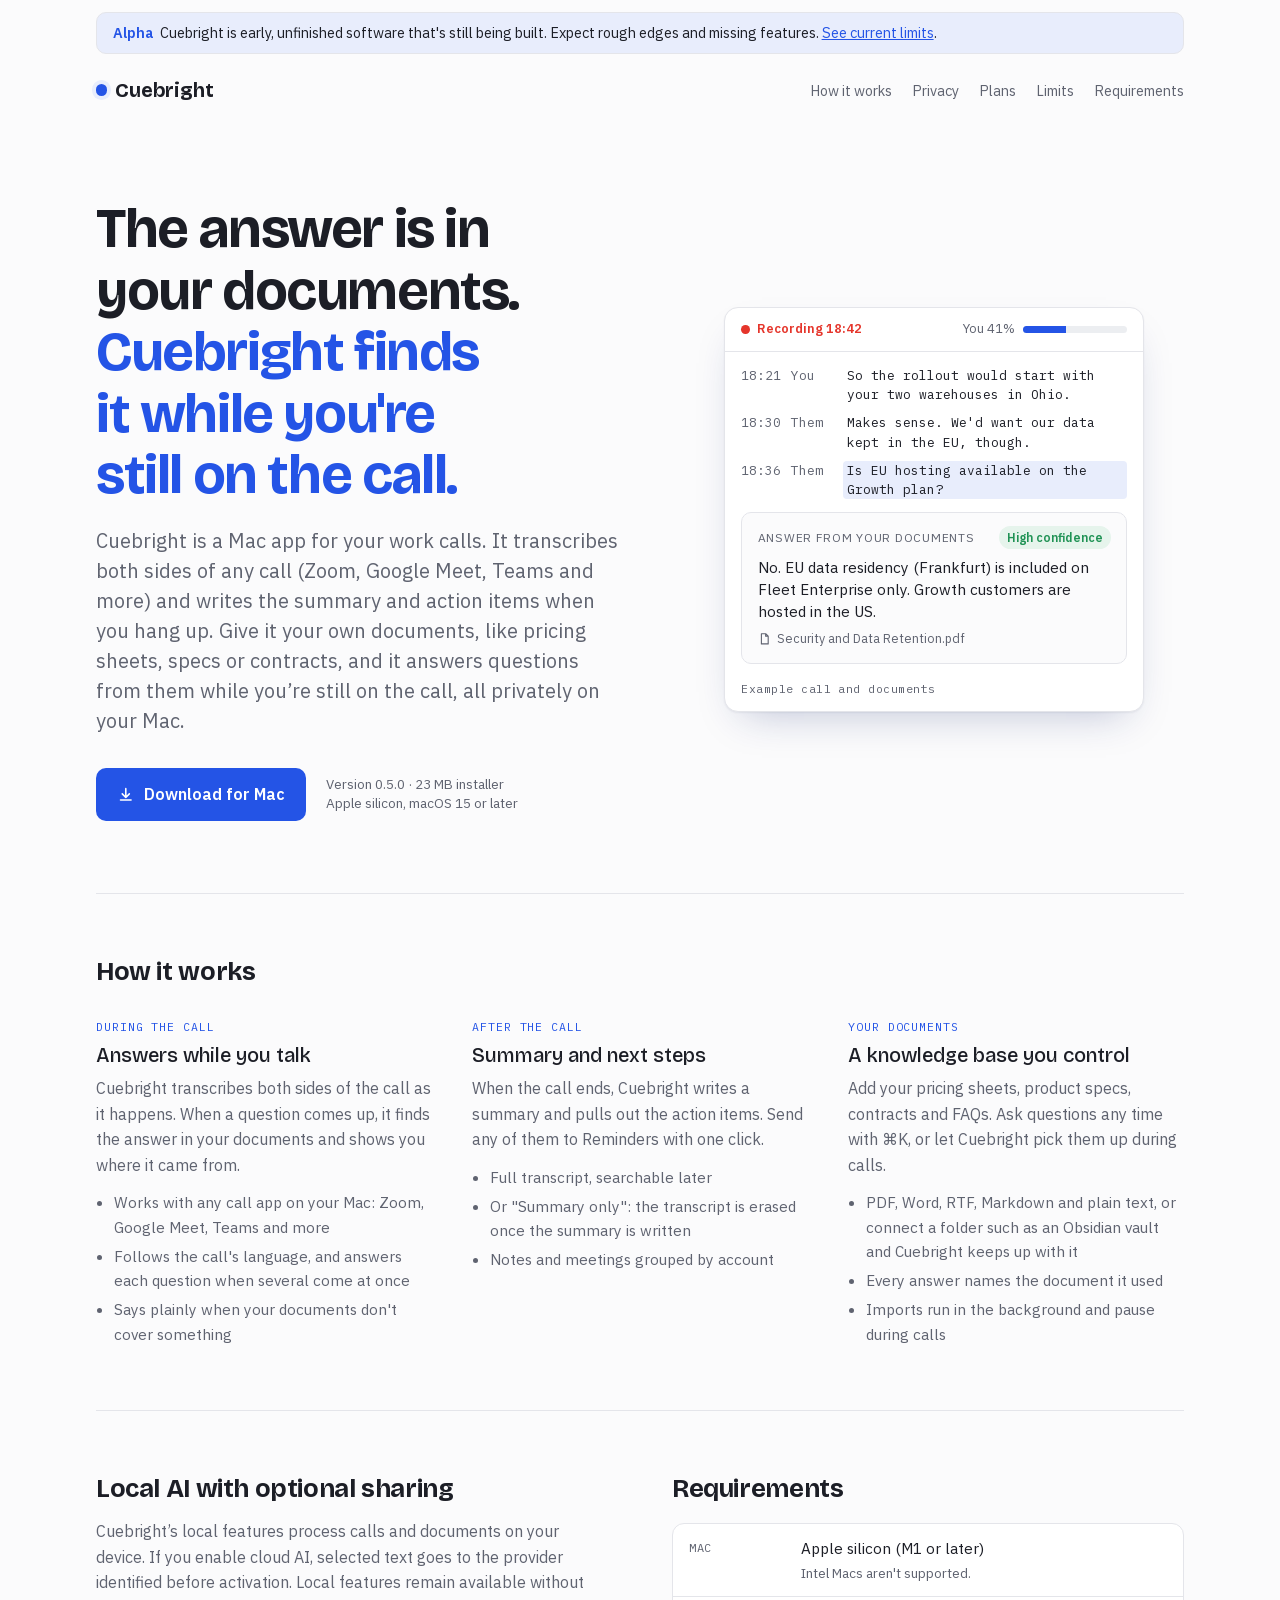
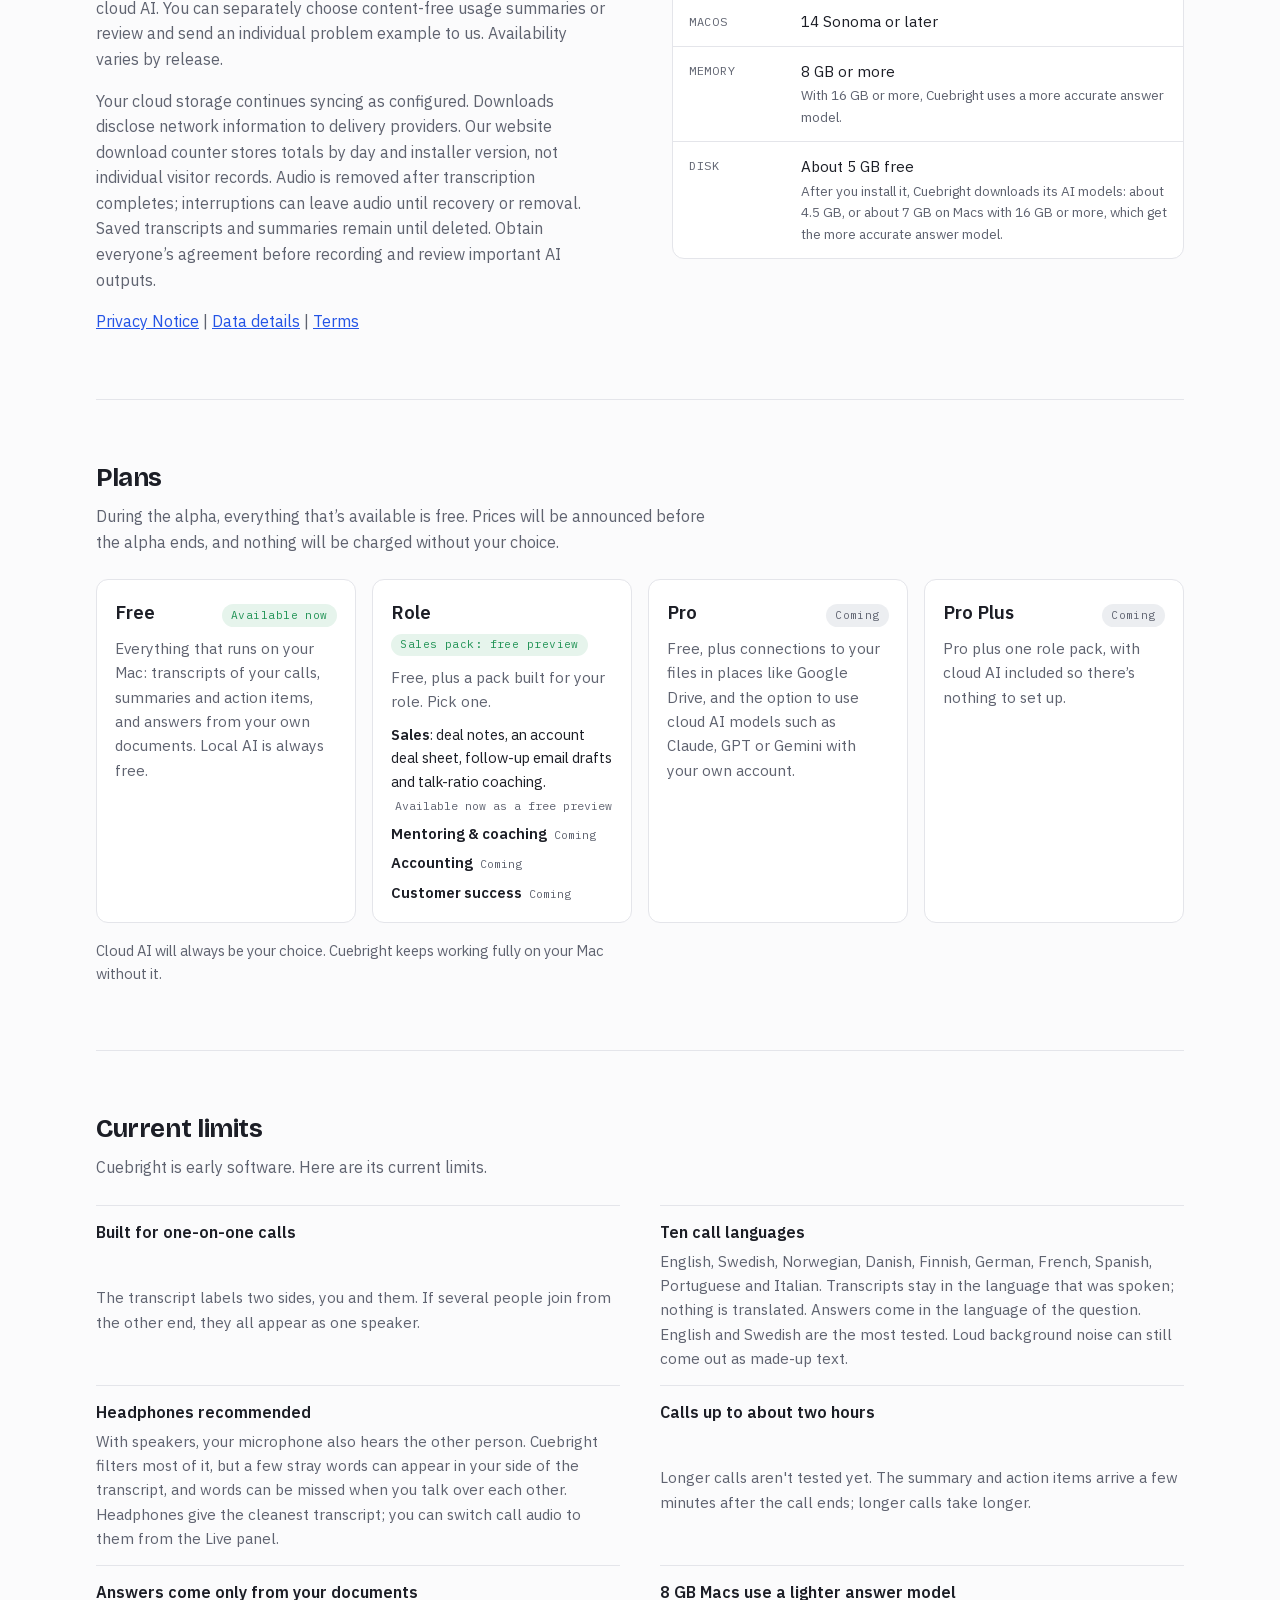
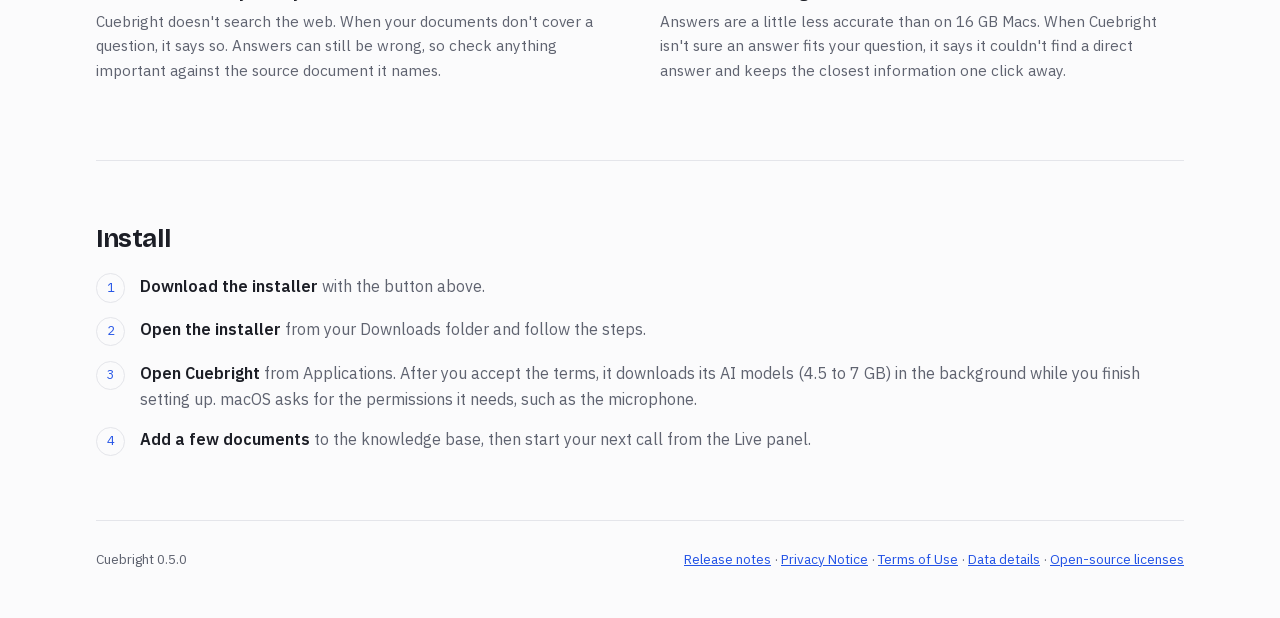
<file: docs/index.html>
<!doctype html>
<html lang="en">
<head>
<meta charset="utf-8">
<meta name="viewport" content="width=device-width, initial-scale=1, viewport-fit=cover">
<title>Cuebright</title>
<meta name="description" content="Cuebright records and transcribes your calls on your Mac, answers questions from your own documents while you talk, and writes the summary and action items afterwards.">
<link rel="stylesheet" href="fonts/fonts.css">
<style>
/* Layout: left-aligned hero beside a live-call panel; three plain feature columns; a requirements sheet set like a spec label. */
:root {
  --bg: #fbfbfc; --surface: #ffffff; --surface-2: #eceef1; --border: #e4e5ea;
  --text: #1c1e26; --text-2: #5f6370; --accent: #2454e6; --accent-hover: #1a3fb8;
  --accent-wash: #e8edfc; --live: #e5352b; --success: #1f9254; --success-wash: #e6f4ec;
  --font-display: "Bricolage Grotesque", "SF Pro Display", -apple-system, system-ui, sans-serif;
  --font-body: "IBM Plex Sans", -apple-system, system-ui, sans-serif;
  --font-mono: "IBM Plex Mono", ui-monospace, "SF Mono", Menlo, monospace;
  --step-0: 1rem; --step-1: 1.25rem; --step-2: 1.6rem; --step-3: clamp(2.2rem, 5vw, 3.5rem);
}
@media (prefers-color-scheme: dark) { :root:not([data-theme="light"]) {
  --bg: #1c1e22; --surface: #24262b; --surface-2: #2c2e34; --border: #33353c;
  --text: #eef0f3; --text-2: #a3a7b0; --accent: #6b8ff5; --accent-hover: #8ba7f7;
  --accent-wash: #1c2b52; --live: #f0554b; --success: #34b374; --success-wash: #163524; color-scheme: dark } }
:root[data-theme="dark"] {
  --bg: #1c1e22; --surface: #24262b; --surface-2: #2c2e34; --border: #33353c;
  --text: #eef0f3; --text-2: #a3a7b0; --accent: #6b8ff5; --accent-hover: #8ba7f7;
  --accent-wash: #1c2b52; --live: #f0554b; --success: #34b374; --success-wash: #163524; color-scheme: dark }

body { background: var(--bg); color: var(--text); font-family: var(--font-body); font-size: var(--step-0); line-height: 1.6; }
.wrap { max-width: 68rem; margin: 0 auto; padding-inline: max(16px, 4vw); }
a { color: var(--accent); }
a:hover { color: var(--accent-hover); }
:focus-visible { outline: 2px solid var(--accent); outline-offset: 3px; border-radius: 4px; }
h1, h2, h3 { font-family: var(--font-display); text-wrap: balance; line-height: 1.1; margin: 0; }
p { margin: 0; }

.alpha-banner { margin-top: 12px; padding: .6rem 1rem; border: 1px solid var(--border); border-radius: 10px; background: var(--accent-wash); color: var(--text); font-size: .9rem; line-height: 1.45; }
.alpha-banner strong { color: var(--accent); font-weight: 600; margin-right: .35rem; }
.alpha-banner a { color: var(--accent); }
header.top { display: flex; align-items: center; justify-content: space-between; gap: 1rem; padding-block: 1.25rem; }
.wordmark { font-family: var(--font-display); font-weight: 700; font-size: var(--step-1); letter-spacing: -0.01em; display: flex; align-items: center; gap: .5rem; }
.wordmark .dot { width: .7rem; height: .7rem; border-radius: 50%; background: var(--accent); box-shadow: 0 0 0 4px var(--accent-wash); }
.top nav { display: flex; gap: 1.25rem; font-size: .9rem; flex-wrap: wrap; }
.top nav a { color: var(--text-2); text-decoration: none; }
.top nav a:hover { color: var(--text); }

.hero { display: grid; grid-template-columns: 1.05fr 1fr; gap: clamp(2rem, 5vw, 4rem); align-items: center; padding-block: clamp(2rem, 6vw, 4.5rem); }
.hero > * { min-width: 0; }
.hero h1 { font-size: var(--step-3); font-weight: 700; letter-spacing: -0.025em; }
.hero h1 em { font-style: normal; color: var(--accent); }
.lede { margin-top: 1.25rem; font-size: var(--step-1); color: var(--text-2); max-width: 34rem; line-height: 1.5; }
.cta { margin-top: 2rem; display: flex; flex-wrap: wrap; align-items: center; gap: 1rem 1.25rem; }
.btn { display: inline-flex; align-items: center; gap: .6rem; background: var(--accent); color: #fff; font-weight: 600; text-decoration: none; padding: .85rem 1.3rem; border-radius: 10px; transition: background .15s; }
.btn:hover { background: var(--accent-hover); color: #fff; }
.btn svg { width: 1.1rem; height: 1.1rem; }
.cta small { color: var(--text-2); font-size: .85rem; line-height: 1.45; }

/* The live panel: the product's own moment, rendered as UI */
.panel { background: var(--surface); border: 1px solid var(--border); border-radius: 14px; box-shadow: 0 1px 2px rgba(20,30,60,.06), 0 18px 40px -18px rgba(20,40,110,.28); overflow: hidden; }
.panel-bar { display: flex; align-items: center; justify-content: space-between; gap: .75rem; padding: .7rem 1rem; border-bottom: 1px solid var(--border); font-size: .8rem; color: var(--text-2); }
.rec { display: flex; align-items: center; gap: .45rem; font-weight: 600; color: var(--live); font-variant-numeric: tabular-nums; }
.rec i { width: .55rem; height: .55rem; border-radius: 50%; background: var(--live); animation: pulse 1.6s ease-in-out infinite; }
@keyframes pulse { 50% { opacity: .35; } }
.ratio { display: flex; align-items: center; gap: .5rem; }
.ratio-track { width: 6.5rem; height: .4rem; border-radius: 99px; background: var(--surface-2); overflow: hidden; display: flex; }
.ratio-track b { width: 41%; background: var(--accent); }
.transcript { padding: .9rem 1rem .4rem; display: grid; gap: .55rem; font-family: var(--font-mono); font-size: .8rem; line-height: 1.5; }
.line { display: grid; grid-template-columns: 2.6rem 3rem 1fr; gap: .5rem; }
.line > * { min-width: 0; }
.t { color: var(--text-2); font-variant-numeric: tabular-nums; }
.who { color: var(--text-2); }
.line.q .said { background: var(--accent-wash); border-radius: 4px; padding: 0 .25rem; margin-left: -.25rem; }
.answer { margin: .4rem 1rem 1rem; border: 1px solid var(--border); border-radius: 10px; padding: .85rem .95rem; background: var(--bg); display: grid; gap: .45rem; }
.answer-head { display: flex; justify-content: space-between; align-items: center; gap: .5rem; font-size: .75rem; text-transform: uppercase; letter-spacing: .06em; color: var(--text-2); }
.pill { text-transform: none; letter-spacing: 0; font-weight: 600; color: var(--success); background: var(--success-wash); padding: .1rem .5rem; border-radius: 99px; }
.answer p { font-size: .95rem; line-height: 1.45; }
.source { font-size: .78rem; color: var(--text-2); display: flex; gap: .35rem; align-items: center; }
.example { font-size: .72rem; color: var(--text-2); padding: 0 1rem .8rem; font-family: var(--font-mono); letter-spacing: .04em; }
.source svg { width: .85rem; height: .85rem; flex: none; }

section.features { padding-block: clamp(2.5rem, 6vw, 4rem); border-top: 1px solid var(--border); }
.features h2, .reqs h2, .privacy h2, .install h2 { font-size: var(--step-2); font-weight: 700; letter-spacing: -0.015em; }
.cols { margin-top: 2rem; display: grid; grid-template-columns: repeat(3, 1fr); gap: 2rem 2.5rem; }
.cols > * { min-width: 0; }
.cols h3 { font-size: var(--step-1); font-weight: 500; margin-bottom: .6rem; }
.cols p { color: var(--text-2); max-width: 36ch; }
.cols ul { margin: .75rem 0 0; padding-left: 1.1rem; color: var(--text-2); display: grid; gap: .3rem; font-size: .95rem; }
.eyebrow { font-family: var(--font-mono); font-size: .72rem; letter-spacing: .08em; text-transform: uppercase; color: var(--accent); margin-bottom: .5rem; display: block; }

.split { display: grid; grid-template-columns: 1fr 1fr; gap: clamp(2rem, 5vw, 4rem); padding-block: clamp(2.5rem, 6vw, 4rem); border-top: 1px solid var(--border); }
.split > * { min-width: 0; }
.privacy p { margin-top: 1rem; color: var(--text-2); max-width: 60ch; }
.privacy p strong { color: var(--text); font-weight: 600; }

.spec { margin-top: 1.25rem; border: 1px solid var(--border); border-radius: 12px; background: var(--surface); overflow: hidden; }
.spec dl { margin: 0; display: grid; grid-template-columns: minmax(7rem, auto) 1fr; }
.spec dt, .spec dd { margin: 0; padding: .75rem 1rem; border-top: 1px solid var(--border); }
.spec dt { font-family: var(--font-mono); font-size: .75rem; text-transform: uppercase; letter-spacing: .06em; color: var(--text-2); padding-top: .9rem; }
.spec dd { font-size: .95rem; }
.spec dl > :nth-child(1), .spec dl > :nth-child(2) { border-top: 0; }
.spec dd span { display: block; color: var(--text-2); font-size: .85rem; margin-top: .15rem; }

.install ol { margin: 1.25rem 0 0; padding: 0; list-style: none; counter-reset: s; display: grid; gap: .9rem; }
.install li { counter-increment: s; display: grid; grid-template-columns: 2rem 1fr; gap: .75rem; align-items: baseline; color: var(--text-2); }
.install li::before { content: counter(s); font-family: var(--font-mono); font-size: .8rem; color: var(--accent); border: 1px solid var(--border); border-radius: 50%; width: 1.7rem; height: 1.7rem; display: grid; place-items: center; }
.install li strong { color: var(--text); font-weight: 600; }

.plans { padding-block: clamp(2.5rem, 6vw, 4rem); border-top: 1px solid var(--border); }
.plans h2 { font-size: var(--step-2); font-weight: 700; letter-spacing: -0.015em; }
.plans > p { margin-top: .75rem; color: var(--text-2); max-width: 62ch; }
.plan-list { margin: 1.5rem 0 0; padding: 0; list-style: none; display: grid; grid-template-columns: repeat(4, minmax(0, 1fr)); gap: 1rem; }
.plan { background: var(--surface); border: 1px solid var(--border); border-radius: 12px; padding: 1.1rem 1.15rem; display: grid; gap: .55rem; align-content: start; }
.plan-head { display: flex; flex-wrap: wrap; gap: .4rem .6rem; align-items: baseline; justify-content: space-between; }
.plan-head strong { font-size: 1.15rem; }
.plan p { color: var(--text-2); font-size: .95rem; }
.tag { font-family: var(--font-mono); font-size: .7rem; letter-spacing: .04em; color: var(--text-2); background: var(--surface-2); border-radius: 999px; padding: .15rem .55rem; }
.tag.now { color: var(--success); background: var(--success-wash); }
.roles { margin: 0; padding: 0; list-style: none; display: grid; gap: .35rem; font-size: .92rem; }
.roles em { font-style: normal; font-family: var(--font-mono); font-size: .72rem; color: var(--text-2); margin-left: .25rem; }
.plan-note { margin-top: 1rem !important; font-size: .92rem; }
@media (max-width: 980px) { .plan-list { grid-template-columns: repeat(2, minmax(0, 1fr)); } }
@media (max-width: 560px) { .plan-list { grid-template-columns: 1fr; } }
.limits { padding-block: clamp(2.5rem, 6vw, 4rem); border-top: 1px solid var(--border); }
.limits h2 { font-size: var(--step-2); font-weight: 700; letter-spacing: -0.015em; }
.limits > p { margin-top: .75rem; color: var(--text-2); max-width: 60ch; }
.limit-list { margin: 1.5rem 0 0; padding: 0; list-style: none; display: grid; grid-template-columns: repeat(2, minmax(0, 1fr)); gap: 0 2.5rem; }
.limit-list li { padding-block: .9rem; border-top: 1px solid var(--border); display: grid; gap: .2rem; }
.limit-list strong { font-weight: 600; }
.limit-list span { color: var(--text-2); font-size: .95rem; }
@media (max-width: 860px) { .limit-list { grid-template-columns: 1fr; } }

footer { border-top: 1px solid var(--border); padding-block: 1.75rem 2.5rem; color: var(--text-2); font-size: .85rem; display: flex; flex-wrap: wrap; gap: .5rem 1.5rem; justify-content: space-between; }

@media (max-width: 860px) {
  .hero, .split { grid-template-columns: 1fr; }
  .cols { grid-template-columns: 1fr; }
}
@media (max-width: 420px) {
  .line { grid-template-columns: 2.4rem 1fr; }
  .line .who { display: none; }
  .ratio-track { width: 4.5rem; }
}
@media (prefers-reduced-motion: reduce) { .rec i { animation: none; } .btn { transition: none; } }
</style>

</head>
<body>
<div class="wrap">
  <div class="alpha-banner" role="note"><strong>Alpha</strong>Cuebright is early, unfinished software that's still being built. Expect rough edges and missing features. <a href="#limits">See current limits</a>.</div>
  <header class="top">
    <div class="wordmark"><span class="dot" aria-hidden="true"></span>Cuebright</div>
    <nav aria-label="Page sections">
      <a href="#how">How it works</a>
      <a href="#privacy">Privacy</a>
      <a href="#plans">Plans</a>
      <a href="#limits">Limits</a>
      <a href="#requirements">Requirements</a>
    </nav>
  </header>

  <main>
    <section class="hero" aria-labelledby="hero-title">
      <div>
        <h1 id="hero-title">The answer is in your documents. <em>Cuebright finds it while you're still on the call.</em></h1>
        <p class="lede">Cuebright is a Mac app for your work calls. It transcribes both sides of any call (Zoom, Google Meet, Teams and more) and writes the summary and action items when you hang up. Give it your own documents, like pricing sheets, specs or contracts, and it answers questions from them while you’re still on the call, all privately on your Mac.</p>
        <div class="cta">
          <a class="btn" href="https://cuebright-download.nilsdavidjuhlin.workers.dev/Cuebright-Installer-0.5.0.pkg">
            <svg viewBox="0 0 20 20" fill="none" aria-hidden="true"><path d="M10 3v10m0 0 4-4m-4 4-4-4M4 16h12" stroke="currentColor" stroke-width="1.8" stroke-linecap="round" stroke-linejoin="round"/></svg>
            Download for Mac
          </a>
          <small>Version 0.5.0 · 23 MB installer<br>Apple silicon, macOS 15 or later</small>
        </div>
      </div>

      <figure class="panel" aria-label="Example: Cuebright during a call">
        <div class="panel-bar">
          <span class="rec"><i aria-hidden="true"></i>Recording 18:42</span>
          <span class="ratio">You 41%<span class="ratio-track" aria-hidden="true"><b></b></span></span>
        </div>
        <div class="transcript">
          <div class="line"><span class="t">18:21</span><span class="who">You</span><span class="said">So the rollout would start with your two warehouses in Ohio.</span></div>
          <div class="line"><span class="t">18:30</span><span class="who">Them</span><span class="said">Makes sense. We'd want our data kept in the EU, though.</span></div>
          <div class="line q"><span class="t">18:36</span><span class="who">Them</span><span class="said">Is EU hosting available on the Growth plan?</span></div>
        </div>
        <div class="answer">
          <div class="answer-head">Answer from your documents <span class="pill">High confidence</span></div>
          <p>No. EU data residency (Frankfurt) is included on Fleet Enterprise only. Growth customers are hosted in the US.</p>
          <div class="source">
            <svg viewBox="0 0 16 16" fill="none" aria-hidden="true"><path d="M4 2h5l3 3v9H4z M9 2v3h3" stroke="currentColor" stroke-width="1.3" stroke-linejoin="round"/></svg>
            Security and Data Retention.pdf
          </div>
        </div>
        <figcaption class="example">Example call and documents</figcaption>
      </figure>
    </section>

    <section class="features" id="how" aria-labelledby="how-title">
      <h2 id="how-title">How it works</h2>
      <div class="cols">
        <div>
          <span class="eyebrow">During the call</span>
          <h3>Answers while you talk</h3>
          <p>Cuebright transcribes both sides of the call as it happens. When a question comes up, it finds the answer in your documents and shows you where it came from.</p>
          <ul>
            <li>Works with any call app on your Mac: Zoom, Google Meet, Teams and more</li>
            <li>Follows the call's language, and answers each question when several come at once</li>
            <li>Says plainly when your documents don't cover something</li>
          </ul>
        </div>
        <div>
          <span class="eyebrow">After the call</span>
          <h3>Summary and next steps</h3>
          <p>When the call ends, Cuebright writes a summary and pulls out the action items. Send any of them to Reminders with one click.</p>
          <ul>
            <li>Full transcript, searchable later</li>
            <li>Or "Summary only": the transcript is erased once the summary is written</li>
            <li>Notes and meetings grouped by account</li>
          </ul>
        </div>
        <div>
          <span class="eyebrow">Your documents</span>
          <h3>A knowledge base you control</h3>
          <p>Add your pricing sheets, product specs, contracts and FAQs. Ask questions any time with ⌘K, or let Cuebright pick them up during calls.</p>
          <ul>
            <li>PDF, Word, RTF, Markdown and plain text, or connect a folder such as an Obsidian vault and Cuebright keeps up with it</li>
            <li>Every answer names the document it used</li>
            <li>Imports run in the background and pause during calls</li>
          </ul>
        </div>
      </div>
    </section>

    <div class="split">
      <section class="privacy" id="privacy" aria-labelledby="privacy-title">
        <h2 id="privacy-title">Local AI with optional sharing</h2>
        <!-- Counsel's website copy 1.1 (2026-10-12). -->
        <p>Cuebright’s local features process calls and documents on your device. If you enable cloud AI, selected text goes to the provider identified before activation. Local features remain available without cloud AI. You can separately choose content-free usage summaries or review and send an individual problem example to us. Availability varies by release.</p>
        <p>Your cloud storage continues syncing as configured. Downloads disclose network information to delivery providers. Our website download counter stores totals by day and installer version, not individual visitor records. Audio is removed after transcription completes; interruptions can leave audio until recovery or removal. Saved transcripts and summaries remain until deleted. Obtain everyone’s agreement before recording and review important AI outputs.</p>
        <p><a href="privacy.html">Privacy Notice</a> | <a href="data.html">Data details</a> | <a href="terms.html">Terms</a></p>
      </section>

      <section class="reqs" id="requirements" aria-labelledby="req-title">
        <h2 id="req-title">Requirements</h2>
        <div class="spec">
          <dl>
            <dt>Mac</dt><dd>Apple silicon (M1 or later)<span>Intel Macs aren't supported.</span></dd>
            <dt>macOS</dt><dd>14 Sonoma or later</dd>
            <dt>Memory</dt><dd>8 GB or more<span>With 16 GB or more, Cuebright uses a more accurate answer model.</span></dd>
            <dt>Disk</dt><dd>About 5 GB free<span>After you install it, Cuebright downloads its AI models: about 4.5 GB, or about 7 GB on Macs with 16 GB or more, which get the more accurate answer model.</span></dd>
          </dl>
        </div>
      </section>
    </div>


    <section class="plans" id="plans" aria-labelledby="plans-title">
      <h2 id="plans-title">Plans</h2>
      <p>During the alpha, everything that’s available is free. Prices will be announced before the alpha ends, and nothing will be charged without your choice.</p>
      <ul class="plan-list">
        <li class="plan">
          <div class="plan-head"><strong>Free</strong><span class="tag now">Available now</span></div>
          <p>Everything that runs on your Mac: transcripts of your calls, summaries and action items, and answers from your own documents. Local AI is always free.</p>
        </li>
        <li class="plan">
          <div class="plan-head"><strong>Role</strong><span class="tag now">Sales pack: free preview</span></div>
          <p>Free, plus a pack built for your role. Pick one.</p>
          <ul class="roles">
            <li><b>Sales</b>: deal notes, an account deal sheet, follow-up email drafts and talk-ratio coaching. <em>Available now as a free preview</em></li>
            <li><b>Mentoring &amp; coaching</b> <em>Coming</em></li>
            <li><b>Accounting</b> <em>Coming</em></li>
            <li><b>Customer success</b> <em>Coming</em></li>
          </ul>
        </li>
        <li class="plan">
          <div class="plan-head"><strong>Pro</strong><span class="tag">Coming</span></div>
          <p>Free, plus connections to your files in places like Google Drive, and the option to use cloud AI models such as Claude, GPT or Gemini with your own account.</p>
        </li>
        <li class="plan">
          <div class="plan-head"><strong>Pro Plus</strong><span class="tag">Coming</span></div>
          <p>Pro plus one role pack, with cloud AI included so there’s nothing to set up.</p>
        </li>
      </ul>
      <p class="plan-note">Cloud AI will always be your choice. Cuebright keeps working fully on your Mac without it.</p>
    </section>

    <section class="limits" id="limits" aria-labelledby="limits-title">
      <h2 id="limits-title">Current limits</h2>
      <p>Cuebright is early software. Here are its current limits.</p>
      <ul class="limit-list">
        <li><strong>Built for one-on-one calls</strong><span>The transcript labels two sides, you and them. If several people join from the other end, they all appear as one speaker.</span></li>
        <li><strong>Ten call languages</strong><span>English, Swedish, Norwegian, Danish, Finnish, German, French, Spanish, Portuguese and Italian. Transcripts stay in the language that was spoken; nothing is translated. Answers come in the language of the question. English and Swedish are the most tested. Loud background noise can still come out as made-up text.</span></li>
        <li><strong>Headphones recommended</strong><span>With speakers, your microphone also hears the other person. Cuebright filters most of it, but a few stray words can appear in your side of the transcript, and words can be missed when you talk over each other. Headphones give the cleanest transcript; you can switch call audio to them from the Live panel.</span></li>
        <li><strong>Calls up to about two hours</strong><span>Longer calls aren't tested yet. The summary and action items arrive a few minutes after the call ends; longer calls take longer.</span></li>
        <li><strong>Answers come only from your documents</strong><span>Cuebright doesn't search the web. When your documents don't cover a question, it says so. Answers can still be wrong, so check anything important against the source document it names.</span></li>
        <li><strong>8 GB Macs use a lighter answer model</strong><span>Answers are a little less accurate than on 16 GB Macs. When Cuebright isn't sure an answer fits your question, it says it couldn't find a direct answer and keeps the closest information one click away.</span></li>
      </ul>
    </section>

    <section class="install split" aria-labelledby="install-title" style="grid-template-columns:1fr">
      <div>
        <h2 id="install-title">Install</h2>
        <ol>
          <li><span><strong>Download the installer</strong> with the button above.</span></li>
          <li><span><strong>Open the installer</strong> from your Downloads folder and follow the steps.</span></li>
          <li><span><strong>Open Cuebright</strong> from Applications. After you accept the terms, it downloads its AI models (4.5 to 7 GB) in the background while you finish setting up. macOS asks for the permissions it needs, such as the microphone.</span></li>
          <li><span><strong>Add a few documents</strong> to the knowledge base, then start your next call from the Live panel.</span></li>
        </ol>
      </div>
    </section>
  </main>

  <footer>
    <span>Cuebright 0.5.0</span>
    <span class="footer-links"><a href="https://github.com/davidjuhlin/cuebright-releases/releases/latest">Release notes</a> · <a href="privacy.html">Privacy Notice</a> · <a href="terms.html">Terms of Use</a> · <a href="data.html">Data details</a> · <a href="licenses.html">Open-source licenses</a></span>
  </footer>
</div>

</body>
</html>
</file>
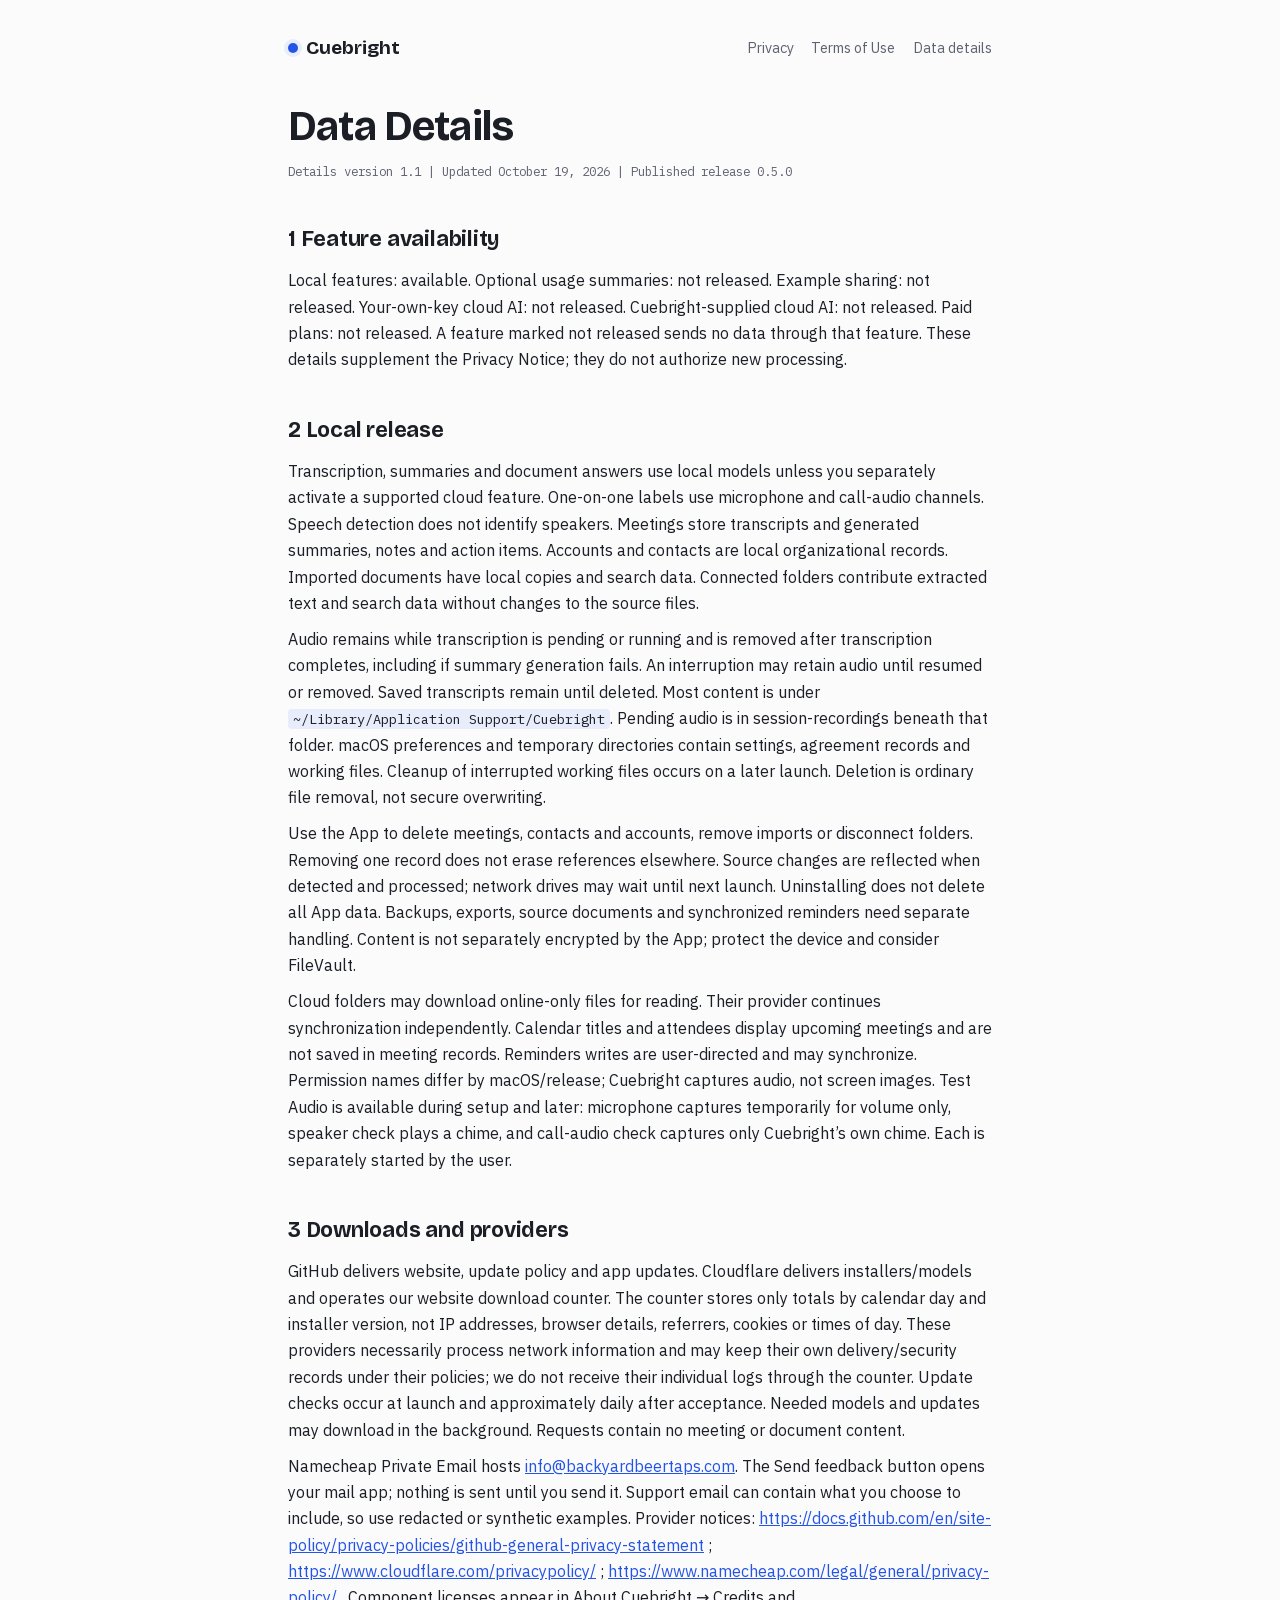
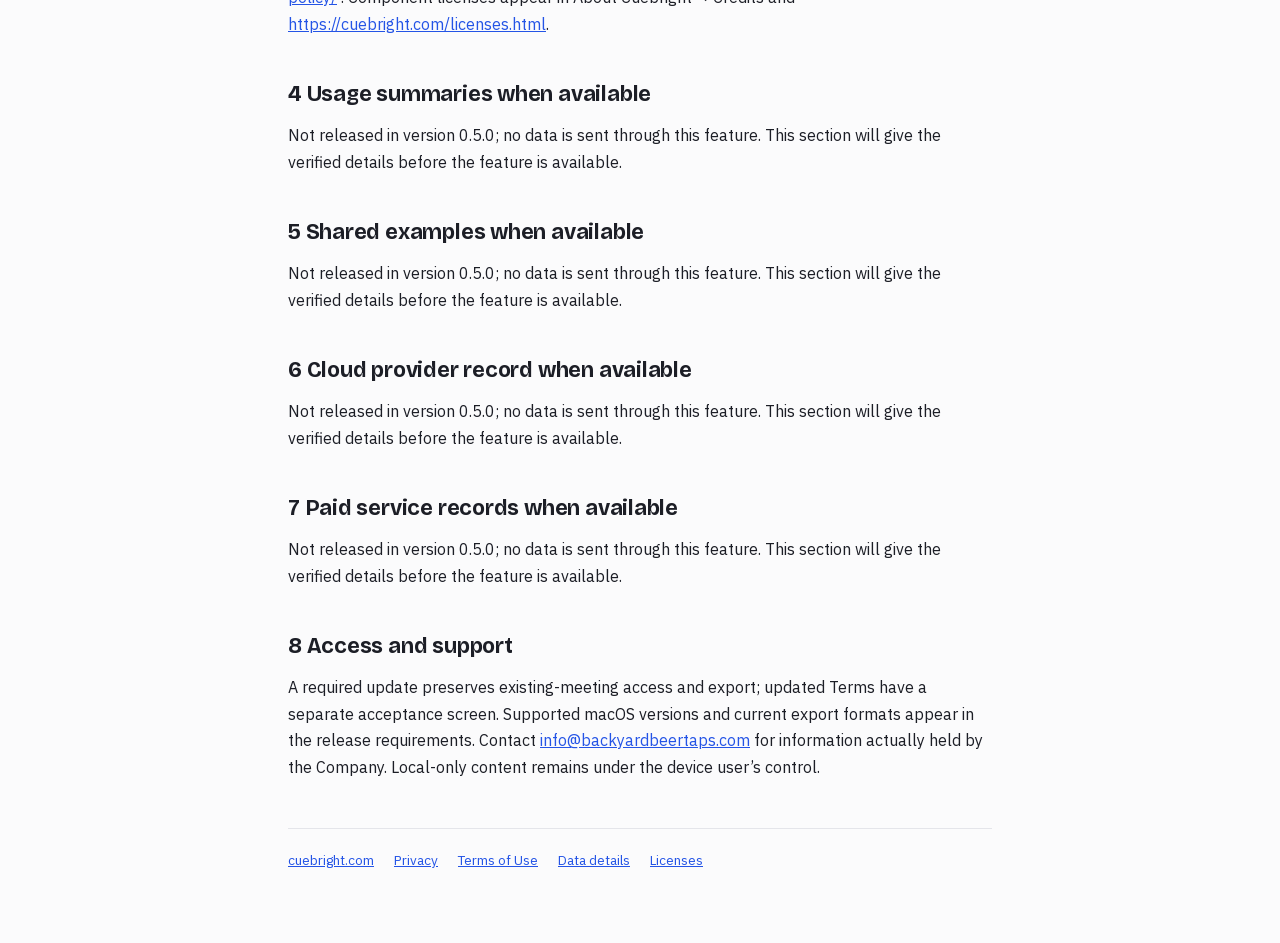
<file: docs/data.html>
<!doctype html>
<html lang="en">
<head>
<meta charset="utf-8">
<meta name="viewport" content="width=device-width, initial-scale=1, viewport-fit=cover">
<title>Cuebright Data Details</title>
<meta name="description" content="Release-specific details on what Cuebright stores on your Mac, what it connects to and how to remove it.">
<link rel="stylesheet" href="fonts/fonts.css">
<style>
/* Layout: one reading column with a summary box up top; same tokens as the Cuebright landing page. */
:root {
  --bg: #fbfbfc; --surface: #ffffff; --border: #e4e5ea; --text: #1c1e26; --text-2: #5f6370;
  --accent: #2454e6; --accent-wash: #e8edfc; --todo: #8a5a00; --todo-wash: #fbf0dd;
  --font-display: "Bricolage Grotesque", -apple-system, system-ui, sans-serif;
  --font-body: "IBM Plex Sans", -apple-system, system-ui, sans-serif;
  --font-mono: "IBM Plex Mono", ui-monospace, Menlo, monospace;
}
@media (prefers-color-scheme: dark) { :root:not([data-theme="light"]) {
  --bg: #1c1e22; --surface: #24262b; --border: #33353c; --text: #eef0f3; --text-2: #a3a7b0;
  --accent: #6b8ff5; --accent-wash: #1c2b52; --todo: #e8b65a; --todo-wash: #3a2c10; color-scheme: dark } }
:root[data-theme="dark"] {
  --bg: #1c1e22; --surface: #24262b; --border: #33353c; --text: #eef0f3; --text-2: #a3a7b0;
  --accent: #6b8ff5; --accent-wash: #1c2b52; --todo: #e8b65a; --todo-wash: #3a2c10; color-scheme: dark }
body { background: var(--bg); color: var(--text); font-family: var(--font-body); font-size: 1rem; line-height: 1.65; }
.wrap { max-width: 44rem; margin: 0 auto; padding-inline: max(16px, 4vw); padding-block: 1.5rem 4rem; }
a { color: var(--accent); }
:focus-visible { outline: 2px solid var(--accent); outline-offset: 3px; border-radius: 4px; }
.top { display: flex; justify-content: space-between; align-items: center; gap: 1rem; flex-wrap: wrap; margin-bottom: 2.5rem; }
.wordmark { font-family: var(--font-display); font-weight: 700; font-size: 1.2rem; text-decoration: none; color: var(--text); display: flex; align-items: center; gap: .5rem; }
.wordmark .dot { width: .65rem; height: .65rem; border-radius: 50%; background: var(--accent); box-shadow: 0 0 0 4px var(--accent-wash); }
.top nav { display: flex; gap: 1.1rem; font-size: .9rem; }
.top nav a { color: var(--text-2); text-decoration: none; }
h1 { font-family: var(--font-display); font-size: clamp(2rem, 5vw, 2.6rem); line-height: 1.1; letter-spacing: -0.02em; margin: 0; text-wrap: balance; }
.meta { font-family: var(--font-mono); font-size: .78rem; color: var(--text-2); margin-top: .75rem; }
.draft { margin-top: 1.25rem; padding: .8rem 1rem; border-radius: 10px; background: var(--todo-wash); color: var(--todo); font-size: .9rem; }
.summary { margin-top: 2rem; padding: 1.1rem 1.25rem; border: 1px solid var(--border); border-radius: 12px; background: var(--surface); }
.summary h2 { margin-top: 0; }
.summary ul { margin: .5rem 0 0; padding-left: 1.2rem; display: grid; gap: .35rem; }
h2 { font-family: var(--font-display); font-size: 1.35rem; letter-spacing: -0.01em; margin: 2.5rem 0 .6rem; text-wrap: balance; }
h3 { font-size: 1rem; margin: 1.5rem 0 .3rem; }
p, li { color: var(--text); }
p { margin: .6rem 0; }
ul { padding-left: 1.2rem; }
li { margin: .25rem 0; }
mark.todo { background: var(--todo-wash); color: var(--todo); padding: 0 .3rem; border-radius: 4px; font-weight: 500; }
.table-wrap { overflow-x: auto; margin: .8rem 0; }
table { border-collapse: collapse; width: 100%; font-size: .92rem; }
th, td { text-align: left; padding: .55rem .7rem; border-top: 1px solid var(--border); vertical-align: top; }
th { font-family: var(--font-mono); font-size: .72rem; text-transform: uppercase; letter-spacing: .06em; color: var(--text-2); font-weight: 500; }
code { font-family: var(--font-mono); font-size: .85em; background: var(--accent-wash); padding: .05rem .3rem; border-radius: 4px; }
footer { margin-top: 3rem; padding-top: 1.25rem; border-top: 1px solid var(--border); color: var(--text-2); font-size: .85rem; display: flex; gap: 1.25rem; flex-wrap: wrap; }
</style>

</head>
<body>
<div class="wrap">
  <header class="top">
    <a class="wordmark" href="./"><span class="dot" aria-hidden="true"></span>Cuebright</a>
    <nav aria-label="Legal"><a href="privacy.html">Privacy</a><a href="terms.html">Terms of Use</a><a href="data.html" aria-current="page">Data details</a></nav>
  </header>

  <main>
    <h1>Data Details</h1>
    <p class="meta">Details version 1.1 | Updated October 19, 2026 | Published release 0.5.0</p>

    <h2 id="feature-availability">1 Feature availability</h2>
    <p>Local features: available. Optional usage summaries: not released. Example sharing: not released. Your-own-key cloud AI: not released. Cuebright-supplied cloud AI: not released. Paid plans: not released. A feature marked not released sends no data through that feature. These details supplement the Privacy Notice; they do not authorize new processing.</p>
    <h2 id="local-release">2 Local release</h2>
    <p>Transcription, summaries and document answers use local models unless you separately activate a supported cloud feature. One-on-one labels use microphone and call-audio channels. Speech detection does not identify speakers. Meetings store transcripts and generated summaries, notes and action items. Accounts and contacts are local organizational records. Imported documents have local copies and search data. Connected folders contribute extracted text and search data without changes to the source files.</p>
    <p>Audio remains while transcription is pending or running and is removed after transcription completes, including if summary generation fails. An interruption may retain audio until resumed or removed. Saved transcripts remain until deleted. Most content is under <code>~/Library/Application Support/Cuebright</code>. Pending audio is in session-recordings beneath that folder. macOS preferences and temporary directories contain settings, agreement records and working files. Cleanup of interrupted working files occurs on a later launch. Deletion is ordinary file removal, not secure overwriting.</p>
    <p>Use the App to delete meetings, contacts and accounts, remove imports or disconnect folders. Removing one record does not erase references elsewhere. Source changes are reflected when detected and processed; network drives may wait until next launch. Uninstalling does not delete all App data. Backups, exports, source documents and synchronized reminders need separate handling. Content is not separately encrypted by the App; protect the device and consider FileVault.</p>
    <p>Cloud folders may download online-only files for reading. Their provider continues synchronization independently. Calendar titles and attendees display upcoming meetings and are not saved in meeting records. Reminders writes are user-directed and may synchronize. Permission names differ by macOS/release; Cuebright captures audio, not screen images. Test Audio is available during setup and later: microphone captures temporarily for volume only, speaker check plays a chime, and call-audio check captures only Cuebright’s own chime. Each is separately started by the user.</p>
    <h2 id="downloads-and-providers">3 Downloads and providers</h2>
    <p>GitHub delivers website, update policy and app updates. Cloudflare delivers installers/models and operates our website download counter. The counter stores only totals by calendar day and installer version, not IP addresses, browser details, referrers, cookies or times of day. These providers necessarily process network information and may keep their own delivery/security records under their policies; we do not receive their individual logs through the counter. Update checks occur at launch and approximately daily after acceptance. Needed models and updates may download in the background. Requests contain no meeting or document content.</p>
    <p>Namecheap Private Email hosts <a href="mailto:info@backyardbeertaps.com">info@backyardbeertaps.com</a>. The Send feedback button opens your mail app; nothing is sent until you send it. Support email can contain what you choose to include, so use redacted or synthetic examples. Provider notices: <a href="https://docs.github.com/en/site-policy/privacy-policies/github-general-privacy-statement">https://docs.github.com/en/site-policy/privacy-policies/github-general-privacy-statement</a> ; <a href="https://www.cloudflare.com/privacypolicy/">https://www.cloudflare.com/privacypolicy/</a> ; <a href="https://www.namecheap.com/legal/general/privacy-policy/">https://www.namecheap.com/legal/general/privacy-policy/</a> . Component licenses appear in About Cuebright → Credits and <a href="https://cuebright.com/licenses.html">https://cuebright.com/licenses.html</a>.</p>
    <h2 id="usage-summaries-when-available">4 Usage summaries when available</h2>
    <p>Not released in version 0.5.0; no data is sent through this feature. This section will give the verified details before the feature is available.</p>
    <h2 id="shared-examples-when-available">5 Shared examples when available</h2>
    <p>Not released in version 0.5.0; no data is sent through this feature. This section will give the verified details before the feature is available.</p>
    <h2 id="cloud-provider-record-when-available">6 Cloud provider record when available</h2>
    <p>Not released in version 0.5.0; no data is sent through this feature. This section will give the verified details before the feature is available.</p>
    <h2 id="paid-service-records-when-available">7 Paid service records when available</h2>
    <p>Not released in version 0.5.0; no data is sent through this feature. This section will give the verified details before the feature is available.</p>
    <h2 id="access-and-support">8 Access and support</h2>
    <p>A required update preserves existing-meeting access and export; updated Terms have a separate acceptance screen. Supported macOS versions and current export formats appear in the release requirements. Contact <a href="mailto:info@backyardbeertaps.com">info@backyardbeertaps.com</a> for information actually held by the Company. Local-only content remains under the device user’s control.</p>
  </main>

  <footer><a href="./">cuebright.com</a><a href="privacy.html">Privacy</a><a href="terms.html">Terms of Use</a><a href="data.html">Data details</a><a href="licenses.html">Licenses</a></footer>
</div>

</body>
</html>
</file>
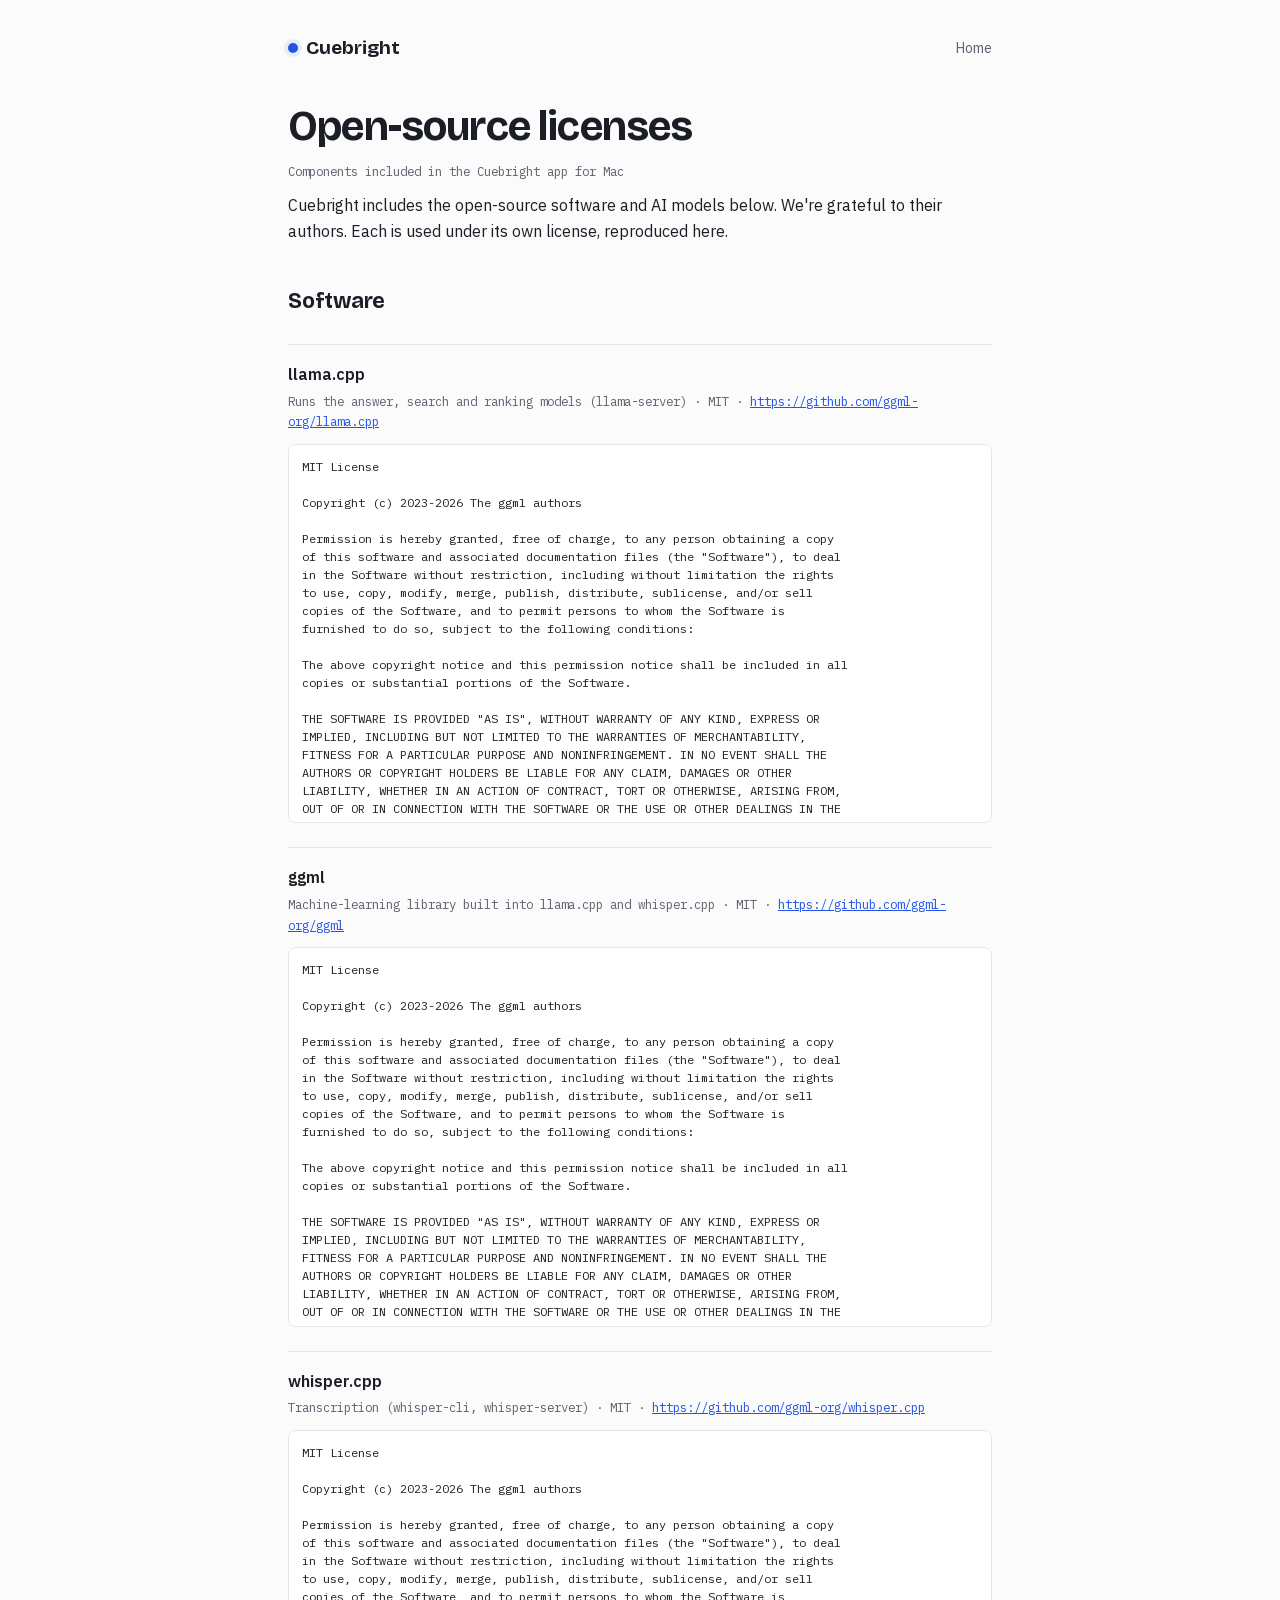
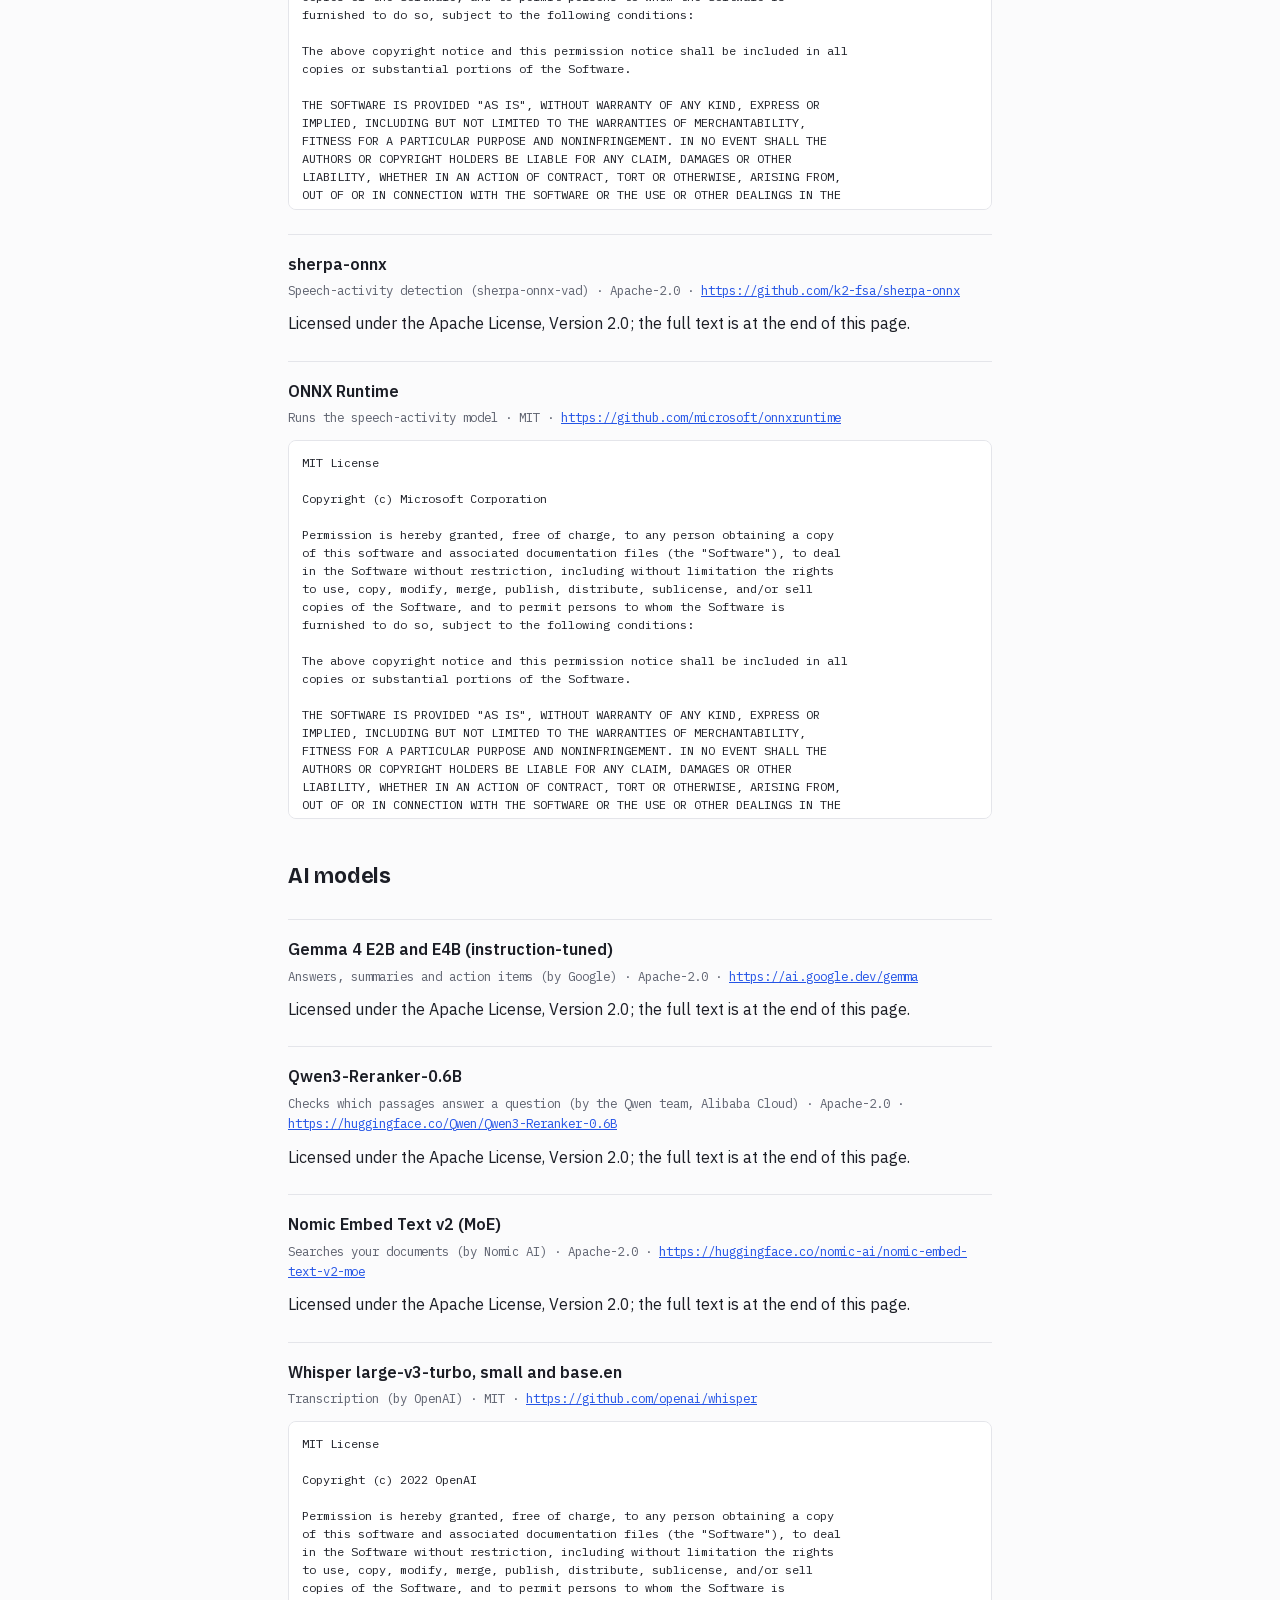
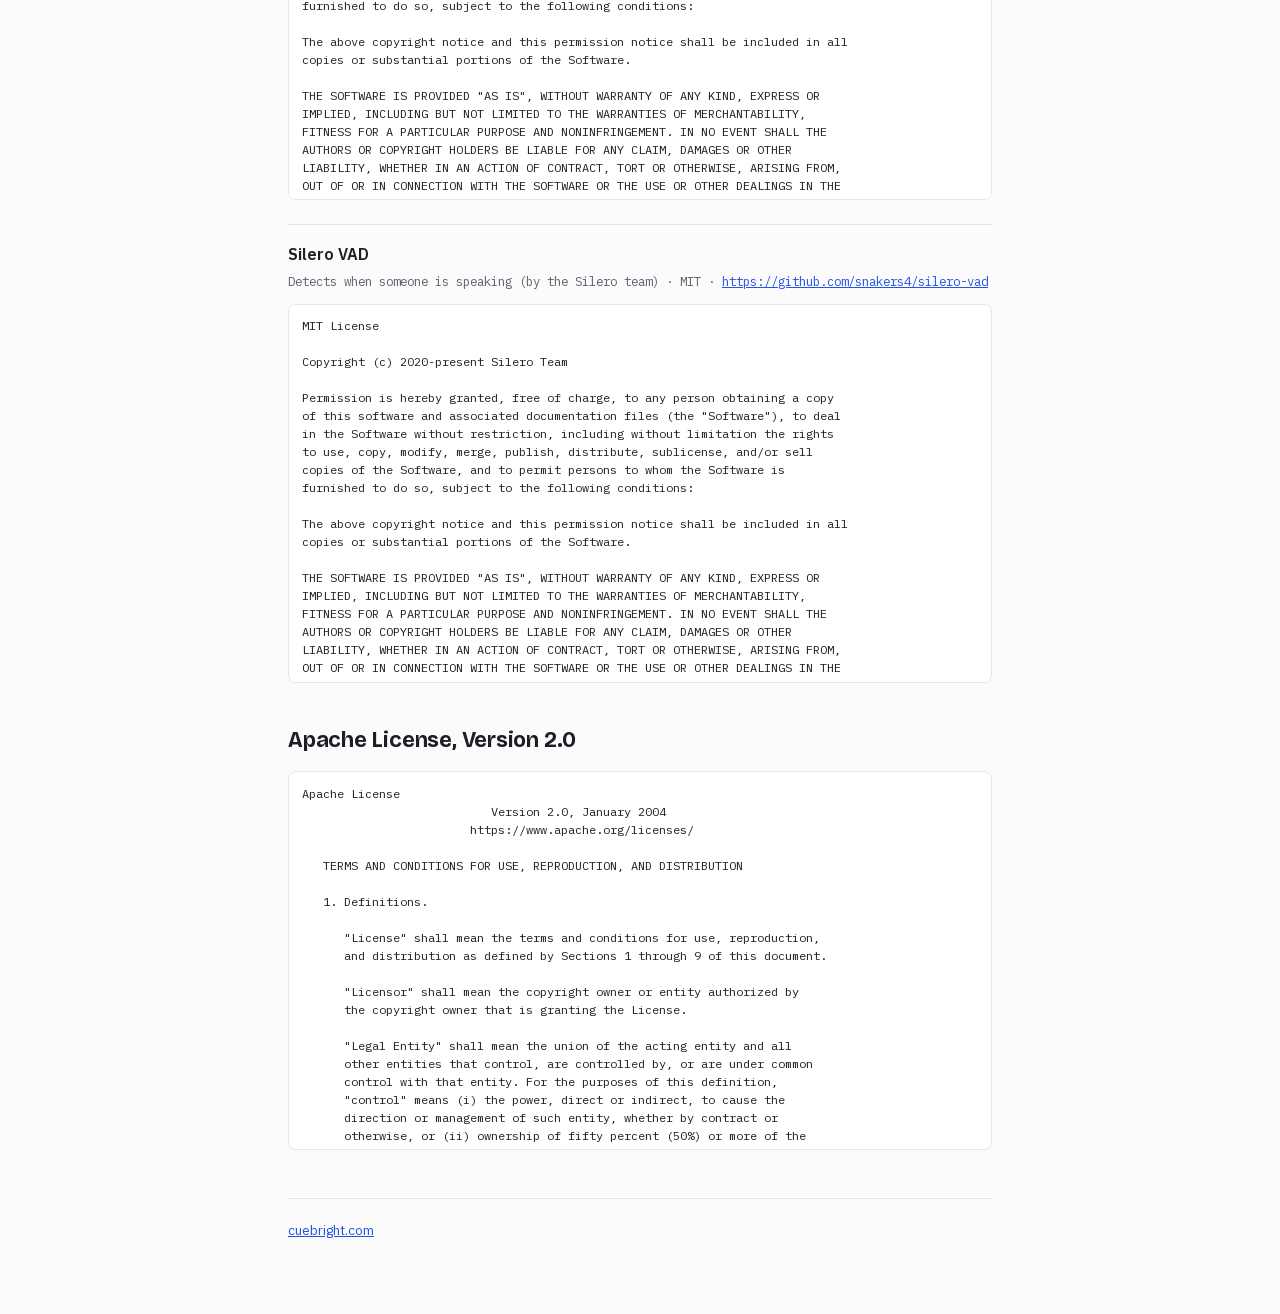
<file: docs/licenses.html>
<!doctype html>
<html lang="en">
<head>
<meta charset="utf-8">
<meta name="viewport" content="width=device-width, initial-scale=1, viewport-fit=cover">
<title>Cuebright Open-Source Licenses</title>
<meta name="description" content="Open-source software and AI models included in Cuebright, and their licenses.">
<link rel="stylesheet" href="fonts/fonts.css">
<style>
/* Layout: one reading column of components, each with its license text; same tokens as the Cuebright landing page. */
:root {
  --bg: #fbfbfc; --surface: #ffffff; --border: #e4e5ea; --text: #1c1e26; --text-2: #5f6370;
  --accent: #2454e6; --accent-wash: #e8edfc; --todo: #8a5a00; --todo-wash: #fbf0dd;
  --font-display: "Bricolage Grotesque", -apple-system, system-ui, sans-serif;
  --font-body: "IBM Plex Sans", -apple-system, system-ui, sans-serif;
  --font-mono: "IBM Plex Mono", ui-monospace, Menlo, monospace;
}
@media (prefers-color-scheme: dark) { :root:not([data-theme="light"]) {
  --bg: #1c1e22; --surface: #24262b; --border: #33353c; --text: #eef0f3; --text-2: #a3a7b0;
  --accent: #6b8ff5; --accent-wash: #1c2b52; --todo: #e8b65a; --todo-wash: #3a2c10; color-scheme: dark } }
:root[data-theme="dark"] {
  --bg: #1c1e22; --surface: #24262b; --border: #33353c; --text: #eef0f3; --text-2: #a3a7b0;
  --accent: #6b8ff5; --accent-wash: #1c2b52; --todo: #e8b65a; --todo-wash: #3a2c10; color-scheme: dark }
body { background: var(--bg); color: var(--text); font-family: var(--font-body); font-size: 1rem; line-height: 1.65; }
.wrap { max-width: 44rem; margin: 0 auto; padding-inline: max(16px, 4vw); padding-block: 1.5rem 4rem; }
a { color: var(--accent); }
:focus-visible { outline: 2px solid var(--accent); outline-offset: 3px; border-radius: 4px; }
.top { display: flex; justify-content: space-between; align-items: center; gap: 1rem; flex-wrap: wrap; margin-bottom: 2.5rem; }
.wordmark { font-family: var(--font-display); font-weight: 700; font-size: 1.2rem; text-decoration: none; color: var(--text); display: flex; align-items: center; gap: .5rem; }
.wordmark .dot { width: .65rem; height: .65rem; border-radius: 50%; background: var(--accent); box-shadow: 0 0 0 4px var(--accent-wash); }
.top nav { display: flex; gap: 1.1rem; font-size: .9rem; }
.top nav a { color: var(--text-2); text-decoration: none; }
h1 { font-family: var(--font-display); font-size: clamp(2rem, 5vw, 2.6rem); line-height: 1.1; letter-spacing: -0.02em; margin: 0; text-wrap: balance; }
.meta { font-family: var(--font-mono); font-size: .78rem; color: var(--text-2); margin-top: .75rem; }
.draft { margin-top: 1.25rem; padding: .8rem 1rem; border-radius: 10px; background: var(--todo-wash); color: var(--todo); font-size: .9rem; }
.summary { margin-top: 2rem; padding: 1.1rem 1.25rem; border: 1px solid var(--border); border-radius: 12px; background: var(--surface); }
.summary h2 { margin-top: 0; }
.summary ul { margin: .5rem 0 0; padding-left: 1.2rem; display: grid; gap: .35rem; }
h2 { font-family: var(--font-display); font-size: 1.35rem; letter-spacing: -0.01em; margin: 2.5rem 0 .6rem; text-wrap: balance; }
h3 { font-size: 1rem; margin: 1.5rem 0 .3rem; }
p, li { color: var(--text); }
p { margin: .6rem 0; }
ul { padding-left: 1.2rem; }
li { margin: .25rem 0; }
mark.todo { background: var(--todo-wash); color: var(--todo); padding: 0 .3rem; border-radius: 4px; font-weight: 500; }
.table-wrap { overflow-x: auto; margin: .8rem 0; }
table { border-collapse: collapse; width: 100%; font-size: .92rem; }
th, td { text-align: left; padding: .55rem .7rem; border-top: 1px solid var(--border); vertical-align: top; }
th { font-family: var(--font-mono); font-size: .72rem; text-transform: uppercase; letter-spacing: .06em; color: var(--text-2); font-weight: 500; }
code { font-family: var(--font-mono); font-size: .85em; background: var(--accent-wash); padding: .05rem .3rem; border-radius: 4px; }
.item { margin: 1.5rem 0; padding-top: 1rem; border-top: 1px solid var(--border); }
.item h3 { margin: 0 0 .2rem; }
.item .meta { margin: 0 0 .6rem; overflow-wrap: anywhere; }
pre { font-family: var(--font-mono); font-size: .75rem; line-height: 1.5; white-space: pre-wrap; overflow-wrap: anywhere; background: var(--surface); border: 1px solid var(--border); border-radius: 8px; padding: .8rem; max-height: 22rem; overflow: auto; }
footer { margin-top: 3rem; padding-top: 1.25rem; border-top: 1px solid var(--border); color: var(--text-2); font-size: .85rem; display: flex; gap: 1.25rem; flex-wrap: wrap; }
</style>

</head>
<body>
<div class="wrap">
  <header class="top">
    <a class="wordmark" href="./"><span class="dot" aria-hidden="true"></span>Cuebright</a>
    <nav aria-label="Site"><a href="./">Home</a></nav>
  </header>
  <main>
    <h1>Open-source licenses</h1>
    <p class="meta">Components included in the Cuebright app for Mac</p>
    <p>Cuebright includes the open-source software and AI models below. We're grateful to their authors. Each is used under its own license, reproduced here.</p><h2>Software</h2><section class="item"><h3>llama.cpp</h3><p class="meta">Runs the answer, search and ranking models (llama-server) · MIT · <a href="https://github.com/ggml-org/llama.cpp">https://github.com/ggml-org/llama.cpp</a></p><pre>MIT License

Copyright (c) 2023-2026 The ggml authors

Permission is hereby granted, free of charge, to any person obtaining a copy
of this software and associated documentation files (the &quot;Software&quot;), to deal
in the Software without restriction, including without limitation the rights
to use, copy, modify, merge, publish, distribute, sublicense, and/or sell
copies of the Software, and to permit persons to whom the Software is
furnished to do so, subject to the following conditions:

The above copyright notice and this permission notice shall be included in all
copies or substantial portions of the Software.

THE SOFTWARE IS PROVIDED &quot;AS IS&quot;, WITHOUT WARRANTY OF ANY KIND, EXPRESS OR
IMPLIED, INCLUDING BUT NOT LIMITED TO THE WARRANTIES OF MERCHANTABILITY,
FITNESS FOR A PARTICULAR PURPOSE AND NONINFRINGEMENT. IN NO EVENT SHALL THE
AUTHORS OR COPYRIGHT HOLDERS BE LIABLE FOR ANY CLAIM, DAMAGES OR OTHER
LIABILITY, WHETHER IN AN ACTION OF CONTRACT, TORT OR OTHERWISE, ARISING FROM,
OUT OF OR IN CONNECTION WITH THE SOFTWARE OR THE USE OR OTHER DEALINGS IN THE
SOFTWARE.</pre></section><section class="item"><h3>ggml</h3><p class="meta">Machine-learning library built into llama.cpp and whisper.cpp · MIT · <a href="https://github.com/ggml-org/ggml">https://github.com/ggml-org/ggml</a></p><pre>MIT License

Copyright (c) 2023-2026 The ggml authors

Permission is hereby granted, free of charge, to any person obtaining a copy
of this software and associated documentation files (the &quot;Software&quot;), to deal
in the Software without restriction, including without limitation the rights
to use, copy, modify, merge, publish, distribute, sublicense, and/or sell
copies of the Software, and to permit persons to whom the Software is
furnished to do so, subject to the following conditions:

The above copyright notice and this permission notice shall be included in all
copies or substantial portions of the Software.

THE SOFTWARE IS PROVIDED &quot;AS IS&quot;, WITHOUT WARRANTY OF ANY KIND, EXPRESS OR
IMPLIED, INCLUDING BUT NOT LIMITED TO THE WARRANTIES OF MERCHANTABILITY,
FITNESS FOR A PARTICULAR PURPOSE AND NONINFRINGEMENT. IN NO EVENT SHALL THE
AUTHORS OR COPYRIGHT HOLDERS BE LIABLE FOR ANY CLAIM, DAMAGES OR OTHER
LIABILITY, WHETHER IN AN ACTION OF CONTRACT, TORT OR OTHERWISE, ARISING FROM,
OUT OF OR IN CONNECTION WITH THE SOFTWARE OR THE USE OR OTHER DEALINGS IN THE
SOFTWARE.</pre></section><section class="item"><h3>whisper.cpp</h3><p class="meta">Transcription (whisper-cli, whisper-server) · MIT · <a href="https://github.com/ggml-org/whisper.cpp">https://github.com/ggml-org/whisper.cpp</a></p><pre>MIT License

Copyright (c) 2023-2026 The ggml authors

Permission is hereby granted, free of charge, to any person obtaining a copy
of this software and associated documentation files (the &quot;Software&quot;), to deal
in the Software without restriction, including without limitation the rights
to use, copy, modify, merge, publish, distribute, sublicense, and/or sell
copies of the Software, and to permit persons to whom the Software is
furnished to do so, subject to the following conditions:

The above copyright notice and this permission notice shall be included in all
copies or substantial portions of the Software.

THE SOFTWARE IS PROVIDED &quot;AS IS&quot;, WITHOUT WARRANTY OF ANY KIND, EXPRESS OR
IMPLIED, INCLUDING BUT NOT LIMITED TO THE WARRANTIES OF MERCHANTABILITY,
FITNESS FOR A PARTICULAR PURPOSE AND NONINFRINGEMENT. IN NO EVENT SHALL THE
AUTHORS OR COPYRIGHT HOLDERS BE LIABLE FOR ANY CLAIM, DAMAGES OR OTHER
LIABILITY, WHETHER IN AN ACTION OF CONTRACT, TORT OR OTHERWISE, ARISING FROM,
OUT OF OR IN CONNECTION WITH THE SOFTWARE OR THE USE OR OTHER DEALINGS IN THE
SOFTWARE.</pre></section><section class="item"><h3>sherpa-onnx</h3><p class="meta">Speech-activity detection (sherpa-onnx-vad) · Apache-2.0 · <a href="https://github.com/k2-fsa/sherpa-onnx">https://github.com/k2-fsa/sherpa-onnx</a></p><p>Licensed under the Apache License, Version 2.0; the full text is at the end of this page.</p></section><section class="item"><h3>ONNX Runtime</h3><p class="meta">Runs the speech-activity model · MIT · <a href="https://github.com/microsoft/onnxruntime">https://github.com/microsoft/onnxruntime</a></p><pre>MIT License

Copyright (c) Microsoft Corporation

Permission is hereby granted, free of charge, to any person obtaining a copy
of this software and associated documentation files (the &quot;Software&quot;), to deal
in the Software without restriction, including without limitation the rights
to use, copy, modify, merge, publish, distribute, sublicense, and/or sell
copies of the Software, and to permit persons to whom the Software is
furnished to do so, subject to the following conditions:

The above copyright notice and this permission notice shall be included in all
copies or substantial portions of the Software.

THE SOFTWARE IS PROVIDED &quot;AS IS&quot;, WITHOUT WARRANTY OF ANY KIND, EXPRESS OR
IMPLIED, INCLUDING BUT NOT LIMITED TO THE WARRANTIES OF MERCHANTABILITY,
FITNESS FOR A PARTICULAR PURPOSE AND NONINFRINGEMENT. IN NO EVENT SHALL THE
AUTHORS OR COPYRIGHT HOLDERS BE LIABLE FOR ANY CLAIM, DAMAGES OR OTHER
LIABILITY, WHETHER IN AN ACTION OF CONTRACT, TORT OR OTHERWISE, ARISING FROM,
OUT OF OR IN CONNECTION WITH THE SOFTWARE OR THE USE OR OTHER DEALINGS IN THE
SOFTWARE.</pre></section>
<h2>AI models</h2><section class="item"><h3>Gemma 4 E2B and E4B (instruction-tuned)</h3><p class="meta">Answers, summaries and action items (by Google) · Apache-2.0 · <a href="https://ai.google.dev/gemma">https://ai.google.dev/gemma</a></p><p>Licensed under the Apache License, Version 2.0; the full text is at the end of this page.</p></section><section class="item"><h3>Qwen3-Reranker-0.6B</h3><p class="meta">Checks which passages answer a question (by the Qwen team, Alibaba Cloud) · Apache-2.0 · <a href="https://huggingface.co/Qwen/Qwen3-Reranker-0.6B">https://huggingface.co/Qwen/Qwen3-Reranker-0.6B</a></p><p>Licensed under the Apache License, Version 2.0; the full text is at the end of this page.</p></section><section class="item"><h3>Nomic Embed Text v2 (MoE)</h3><p class="meta">Searches your documents (by Nomic AI) · Apache-2.0 · <a href="https://huggingface.co/nomic-ai/nomic-embed-text-v2-moe">https://huggingface.co/nomic-ai/nomic-embed-text-v2-moe</a></p><p>Licensed under the Apache License, Version 2.0; the full text is at the end of this page.</p></section><section class="item"><h3>Whisper large-v3-turbo, small and base.en</h3><p class="meta">Transcription (by OpenAI) · MIT · <a href="https://github.com/openai/whisper">https://github.com/openai/whisper</a></p><pre>MIT License

Copyright (c) 2022 OpenAI

Permission is hereby granted, free of charge, to any person obtaining a copy
of this software and associated documentation files (the &quot;Software&quot;), to deal
in the Software without restriction, including without limitation the rights
to use, copy, modify, merge, publish, distribute, sublicense, and/or sell
copies of the Software, and to permit persons to whom the Software is
furnished to do so, subject to the following conditions:

The above copyright notice and this permission notice shall be included in all
copies or substantial portions of the Software.

THE SOFTWARE IS PROVIDED &quot;AS IS&quot;, WITHOUT WARRANTY OF ANY KIND, EXPRESS OR
IMPLIED, INCLUDING BUT NOT LIMITED TO THE WARRANTIES OF MERCHANTABILITY,
FITNESS FOR A PARTICULAR PURPOSE AND NONINFRINGEMENT. IN NO EVENT SHALL THE
AUTHORS OR COPYRIGHT HOLDERS BE LIABLE FOR ANY CLAIM, DAMAGES OR OTHER
LIABILITY, WHETHER IN AN ACTION OF CONTRACT, TORT OR OTHERWISE, ARISING FROM,
OUT OF OR IN CONNECTION WITH THE SOFTWARE OR THE USE OR OTHER DEALINGS IN THE
SOFTWARE.</pre></section><section class="item"><h3>Silero VAD</h3><p class="meta">Detects when someone is speaking (by the Silero team) · MIT · <a href="https://github.com/snakers4/silero-vad">https://github.com/snakers4/silero-vad</a></p><pre>MIT License

Copyright (c) 2020-present Silero Team

Permission is hereby granted, free of charge, to any person obtaining a copy
of this software and associated documentation files (the &quot;Software&quot;), to deal
in the Software without restriction, including without limitation the rights
to use, copy, modify, merge, publish, distribute, sublicense, and/or sell
copies of the Software, and to permit persons to whom the Software is
furnished to do so, subject to the following conditions:

The above copyright notice and this permission notice shall be included in all
copies or substantial portions of the Software.

THE SOFTWARE IS PROVIDED &quot;AS IS&quot;, WITHOUT WARRANTY OF ANY KIND, EXPRESS OR
IMPLIED, INCLUDING BUT NOT LIMITED TO THE WARRANTIES OF MERCHANTABILITY,
FITNESS FOR A PARTICULAR PURPOSE AND NONINFRINGEMENT. IN NO EVENT SHALL THE
AUTHORS OR COPYRIGHT HOLDERS BE LIABLE FOR ANY CLAIM, DAMAGES OR OTHER
LIABILITY, WHETHER IN AN ACTION OF CONTRACT, TORT OR OTHERWISE, ARISING FROM,
OUT OF OR IN CONNECTION WITH THE SOFTWARE OR THE USE OR OTHER DEALINGS IN THE
SOFTWARE.</pre></section>
<h2 id="apache-2.0">Apache License, Version 2.0</h2><pre>Apache License
                           Version 2.0, January 2004
                        https://www.apache.org/licenses/

   TERMS AND CONDITIONS FOR USE, REPRODUCTION, AND DISTRIBUTION

   1. Definitions.

      &quot;License&quot; shall mean the terms and conditions for use, reproduction,
      and distribution as defined by Sections 1 through 9 of this document.

      &quot;Licensor&quot; shall mean the copyright owner or entity authorized by
      the copyright owner that is granting the License.

      &quot;Legal Entity&quot; shall mean the union of the acting entity and all
      other entities that control, are controlled by, or are under common
      control with that entity. For the purposes of this definition,
      &quot;control&quot; means (i) the power, direct or indirect, to cause the
      direction or management of such entity, whether by contract or
      otherwise, or (ii) ownership of fifty percent (50%) or more of the
      outstanding shares, or (iii) beneficial ownership of such entity.

      &quot;You&quot; (or &quot;Your&quot;) shall mean an individual or Legal Entity
      exercising permissions granted by this License.

      &quot;Source&quot; form shall mean the preferred form for making modifications,
      including but not limited to software source code, documentation
      source, and configuration files.

      &quot;Object&quot; form shall mean any form resulting from mechanical
      transformation or translation of a Source form, including but
      not limited to compiled object code, generated documentation,
      and conversions to other media types.

      &quot;Work&quot; shall mean the work of authorship, whether in Source or
      Object form, made available under the License, as indicated by a
      copyright notice that is included in or attached to the work
      (an example is provided in the Appendix below).

      &quot;Derivative Works&quot; shall mean any work, whether in Source or Object
      form, that is based on (or derived from) the Work and for which the
      editorial revisions, annotations, elaborations, or other modifications
      represent, as a whole, an original work of authorship. For the purposes
      of this License, Derivative Works shall not include works that remain
      separable from, or merely link (or bind by name) to the interfaces of,
      the Work and Derivative Works thereof.

      &quot;Contribution&quot; shall mean any work of authorship, including
      the original version of the Work and any modifications or additions
      to that Work or Derivative Works thereof, that is intentionally
      submitted to Licensor for inclusion in the Work by the copyright owner
      or by an individual or Legal Entity authorized to submit on behalf of
      the copyright owner. For the purposes of this definition, &quot;submitted&quot;
      means any form of electronic, verbal, or written communication sent
      to the Licensor or its representatives, including but not limited to
      communication on electronic mailing lists, source code control systems,
      and issue tracking systems that are managed by, or on behalf of, the
      Licensor for the purpose of discussing and improving the Work, but
      excluding communication that is conspicuously marked or otherwise
      designated in writing by the copyright owner as &quot;Not a Contribution.&quot;

      &quot;Contributor&quot; shall mean Licensor and any individual or Legal Entity
      on behalf of whom a Contribution has been received by Licensor and
      subsequently incorporated within the Work.

   2. Grant of Copyright License. Subject to the terms and conditions of
      this License, each Contributor hereby grants to You a perpetual,
      worldwide, non-exclusive, no-charge, royalty-free, irrevocable
      copyright license to reproduce, prepare Derivative Works of,
      publicly display, publicly perform, sublicense, and distribute the
      Work and such Derivative Works in Source or Object form.

   3. Grant of Patent License. Subject to the terms and conditions of
      this License, each Contributor hereby grants to You a perpetual,
      worldwide, non-exclusive, no-charge, royalty-free, irrevocable
      (except as stated in this section) patent license to make, have made,
      use, offer to sell, sell, import, and otherwise transfer the Work,
      where such license applies only to those patent claims licensable
      by such Contributor that are necessarily infringed by their
      Contribution(s) alone or by combination of their Contribution(s)
      with the Work to which such Contribution(s) was submitted. If You
      institute patent litigation against any entity (including a
      cross-claim or counterclaim in a lawsuit) alleging that the Work
      or a Contribution incorporated within the Work constitutes direct
      or contributory patent infringement, then any patent licenses
      granted to You under this License for that Work shall terminate
      as of the date such litigation is filed.

   4. Redistribution. You may reproduce and distribute copies of the
      Work or Derivative Works thereof in any medium, with or without
      modifications, and in Source or Object form, provided that You
      meet the following conditions:

      (a) You must give any other recipients of the Work or
          Derivative Works a copy of this License; and

      (b) You must cause any modified files to carry prominent notices
          stating that You changed the files; and

      (c) You must retain, in the Source form of any Derivative Works
          that You distribute, all copyright, patent, trademark, and
          attribution notices from the Source form of the Work,
          excluding those notices that do not pertain to any part of
          the Derivative Works; and

      (d) If the Work includes a &quot;NOTICE&quot; text file as part of its
          distribution, then any Derivative Works that You distribute must
          include a readable copy of the attribution notices contained
          within such NOTICE file, excluding those notices that do not
          pertain to any part of the Derivative Works, in at least one
          of the following places: within a NOTICE text file distributed
          as part of the Derivative Works; within the Source form or
          documentation, if provided along with the Derivative Works; or,
          within a display generated by the Derivative Works, if and
          wherever such third-party notices normally appear. The contents
          of the NOTICE file are for informational purposes only and
          do not modify the License. You may add Your own attribution
          notices within Derivative Works that You distribute, alongside
          or as an addendum to the NOTICE text from the Work, provided
          that such additional attribution notices cannot be construed
          as modifying the License.

      You may add Your own copyright statement to Your modifications and
      may provide additional or different license terms and conditions
      for use, reproduction, or distribution of Your modifications, or
      for any such Derivative Works as a whole, provided Your use,
      reproduction, and distribution of the Work otherwise complies with
      the conditions stated in this License.

   5. Submission of Contributions. Unless You explicitly state otherwise,
      any Contribution intentionally submitted for inclusion in the Work
      by You to the Licensor shall be under the terms and conditions of
      this License, without any additional terms or conditions.
      Notwithstanding the above, nothing herein shall supersede or modify
      the terms of any separate license agreement you may have executed
      with Licensor regarding such Contributions.

   6. Trademarks. This License does not grant permission to use the trade
      names, trademarks, service marks, or product names of the Licensor,
      except as required for reasonable and customary use in describing the
      origin of the Work and reproducing the content of the NOTICE file.

   7. Disclaimer of Warranty. Unless required by applicable law or
      agreed to in writing, Licensor provides the Work (and each
      Contributor provides its Contributions) on an &quot;AS IS&quot; BASIS,
      WITHOUT WARRANTIES OR CONDITIONS OF ANY KIND, either express or
      implied, including, without limitation, any warranties or conditions
      of TITLE, NON-INFRINGEMENT, MERCHANTABILITY, or FITNESS FOR A
      PARTICULAR PURPOSE. You are solely responsible for determining the
      appropriateness of using or redistributing the Work and assume any
      risks associated with Your exercise of permissions under this License.

   8. Limitation of Liability. In no event and under no legal theory,
      whether in tort (including negligence), contract, or otherwise,
      unless required by applicable law (such as deliberate and grossly
      negligent acts) or agreed to in writing, shall any Contributor be
      liable to You for damages, including any direct, indirect, special,
      incidental, or consequential damages of any character arising as a
      result of this License or out of the use or inability to use the
      Work (including but not limited to damages for loss of goodwill,
      work stoppage, computer failure or malfunction, or any and all
      other commercial damages or losses), even if such Contributor
      has been advised of the possibility of such damages.

   9. Accepting Warranty or Additional Liability. While redistributing
      the Work or Derivative Works thereof, You may choose to offer,
      and charge a fee for, acceptance of support, warranty, indemnity,
      or other liability obligations and/or rights consistent with this
      License. However, in accepting such obligations, You may act only
      on Your own behalf and on Your sole responsibility, not on behalf
      of any other Contributor, and only if You agree to indemnify,
      defend, and hold each Contributor harmless for any liability
      incurred by, or claims asserted against, such Contributor by reason
      of your accepting any such warranty or additional liability.

   END OF TERMS AND CONDITIONS</pre>
  </main>
  <footer><a href="./">cuebright.com</a></footer>
</div>

</body>
</html>
</file>
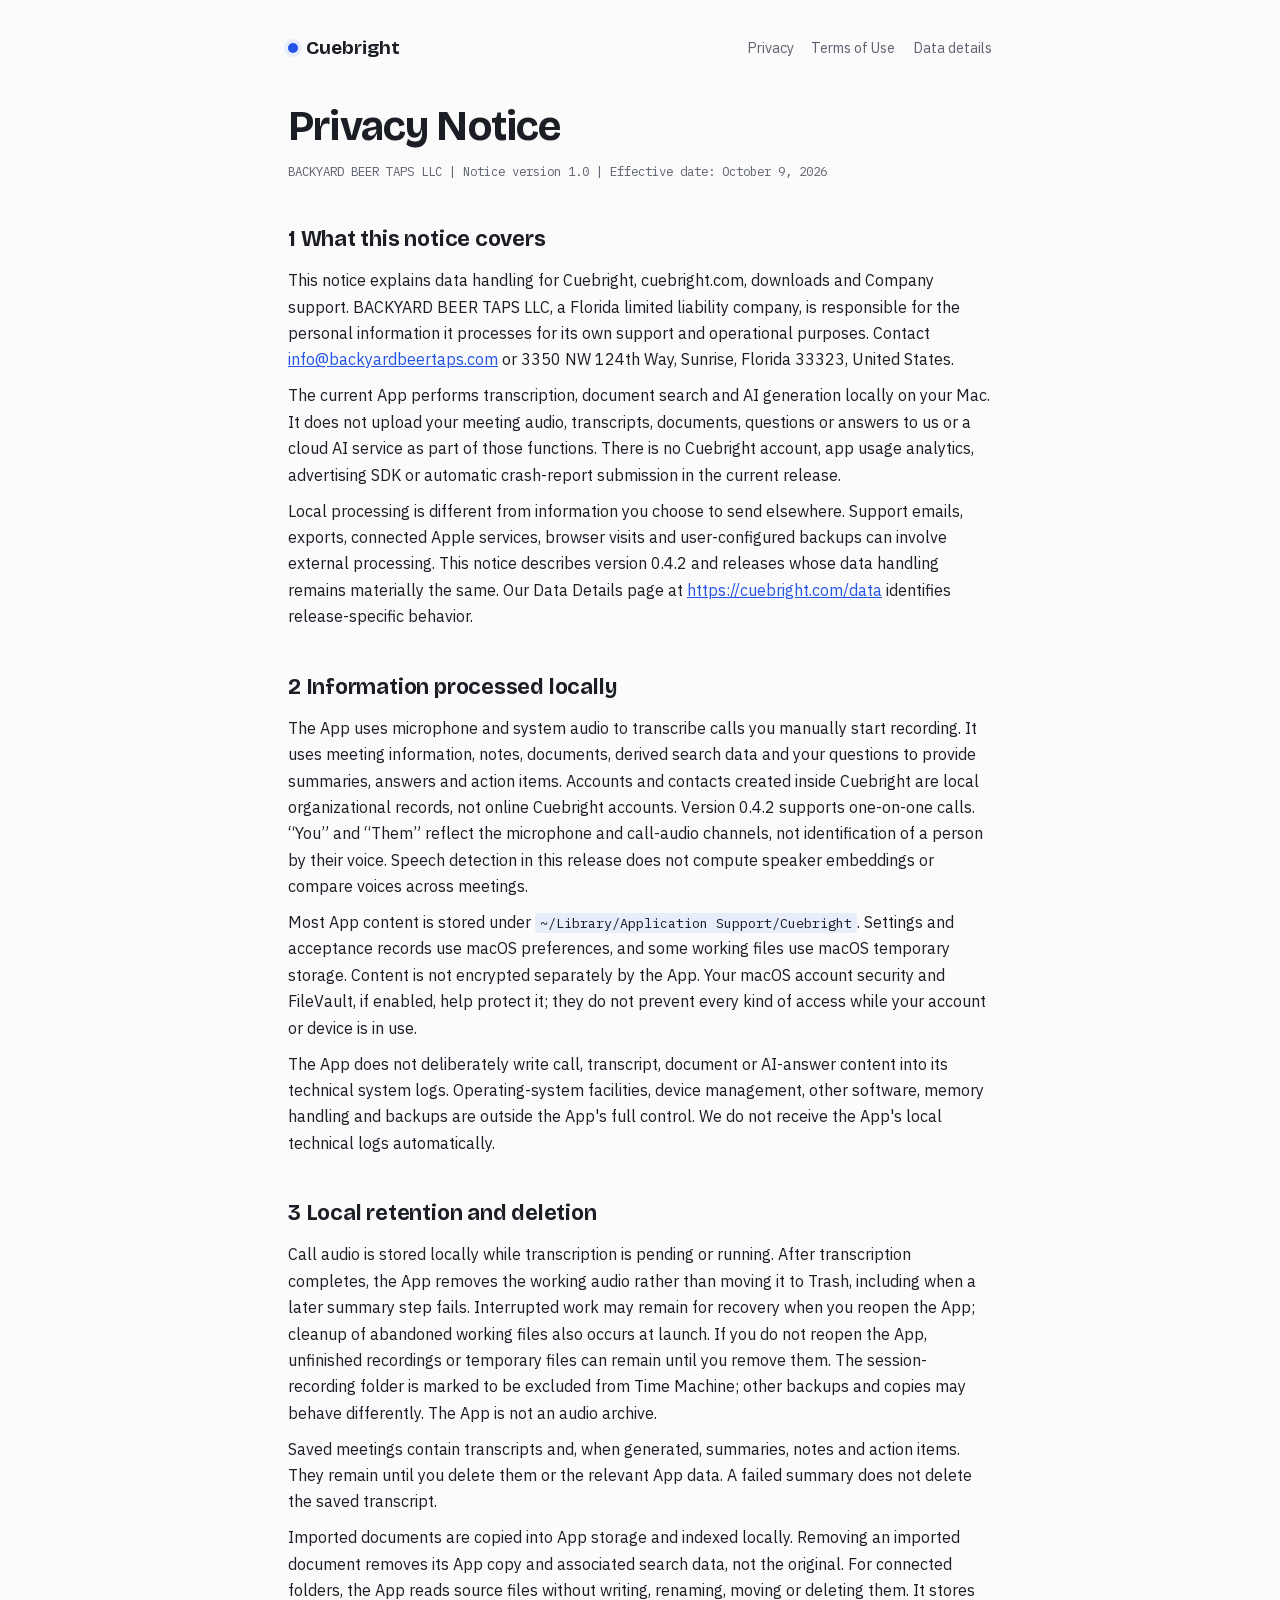
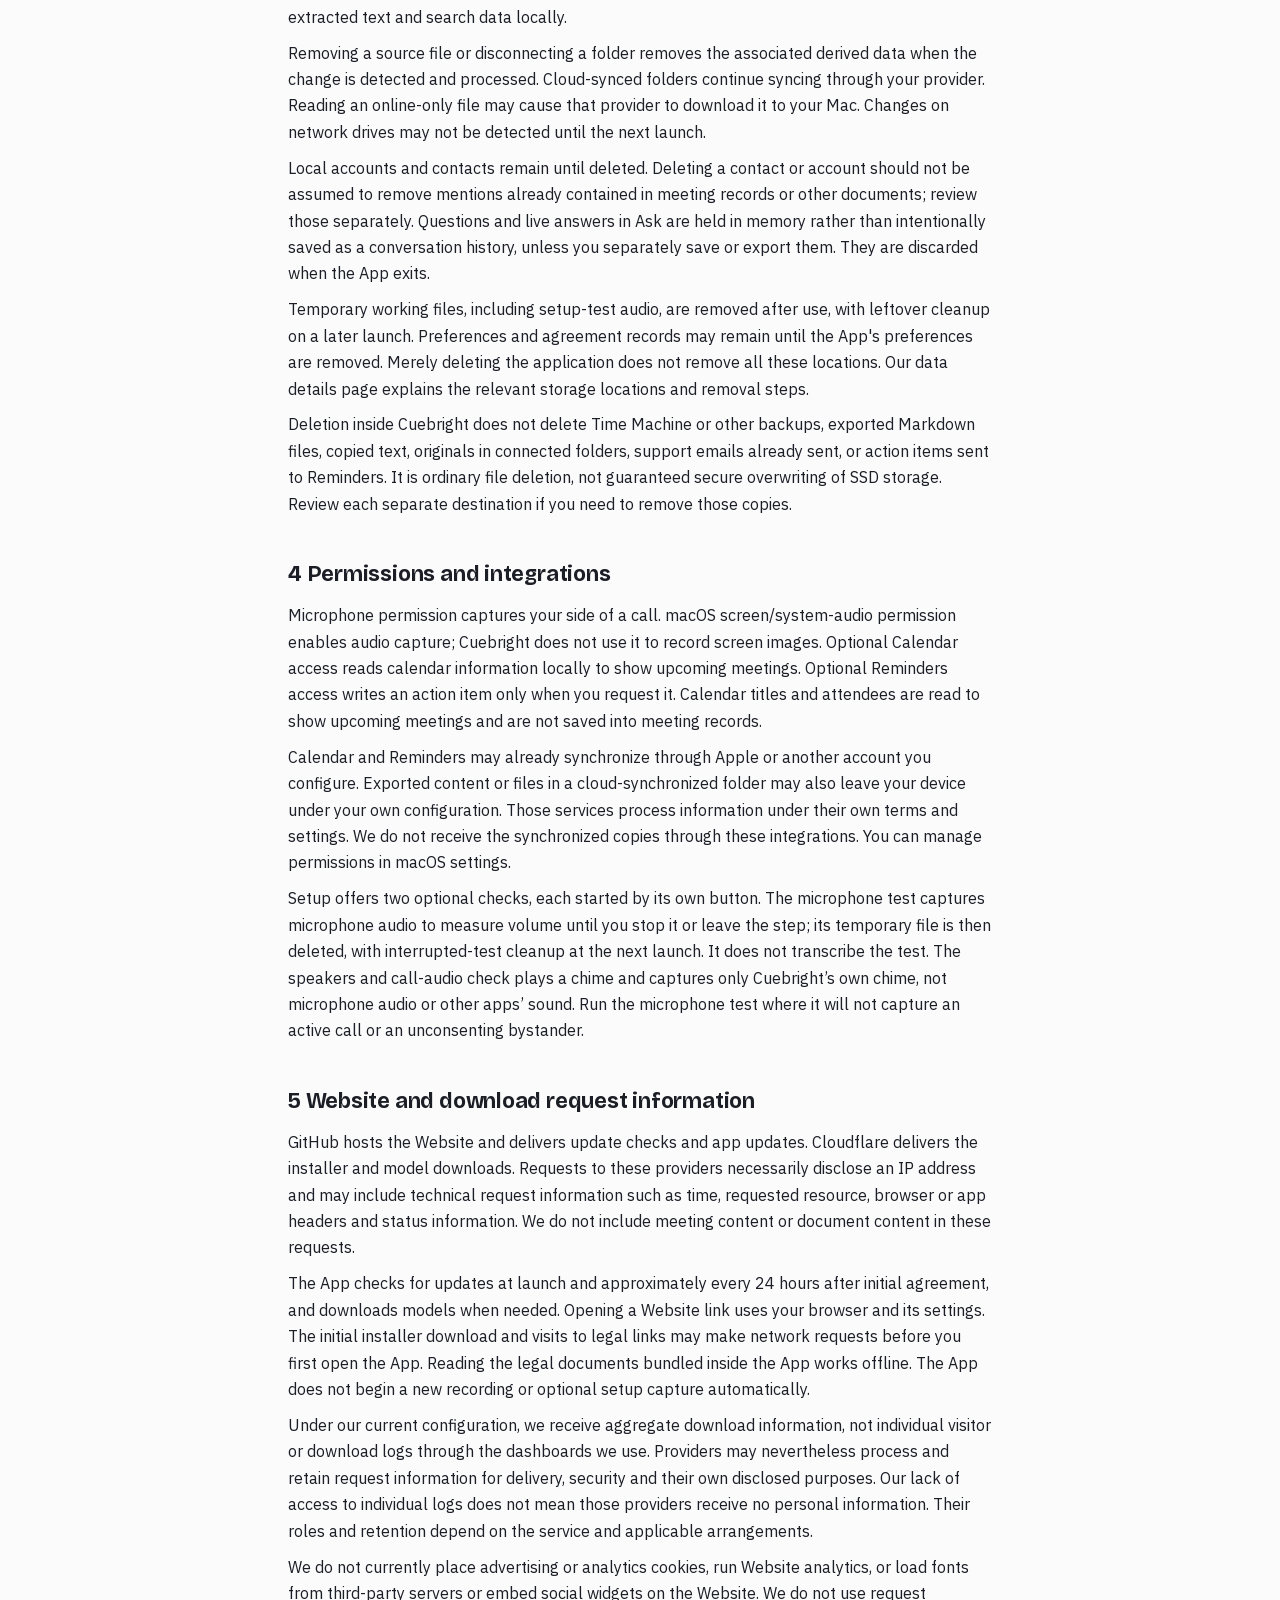
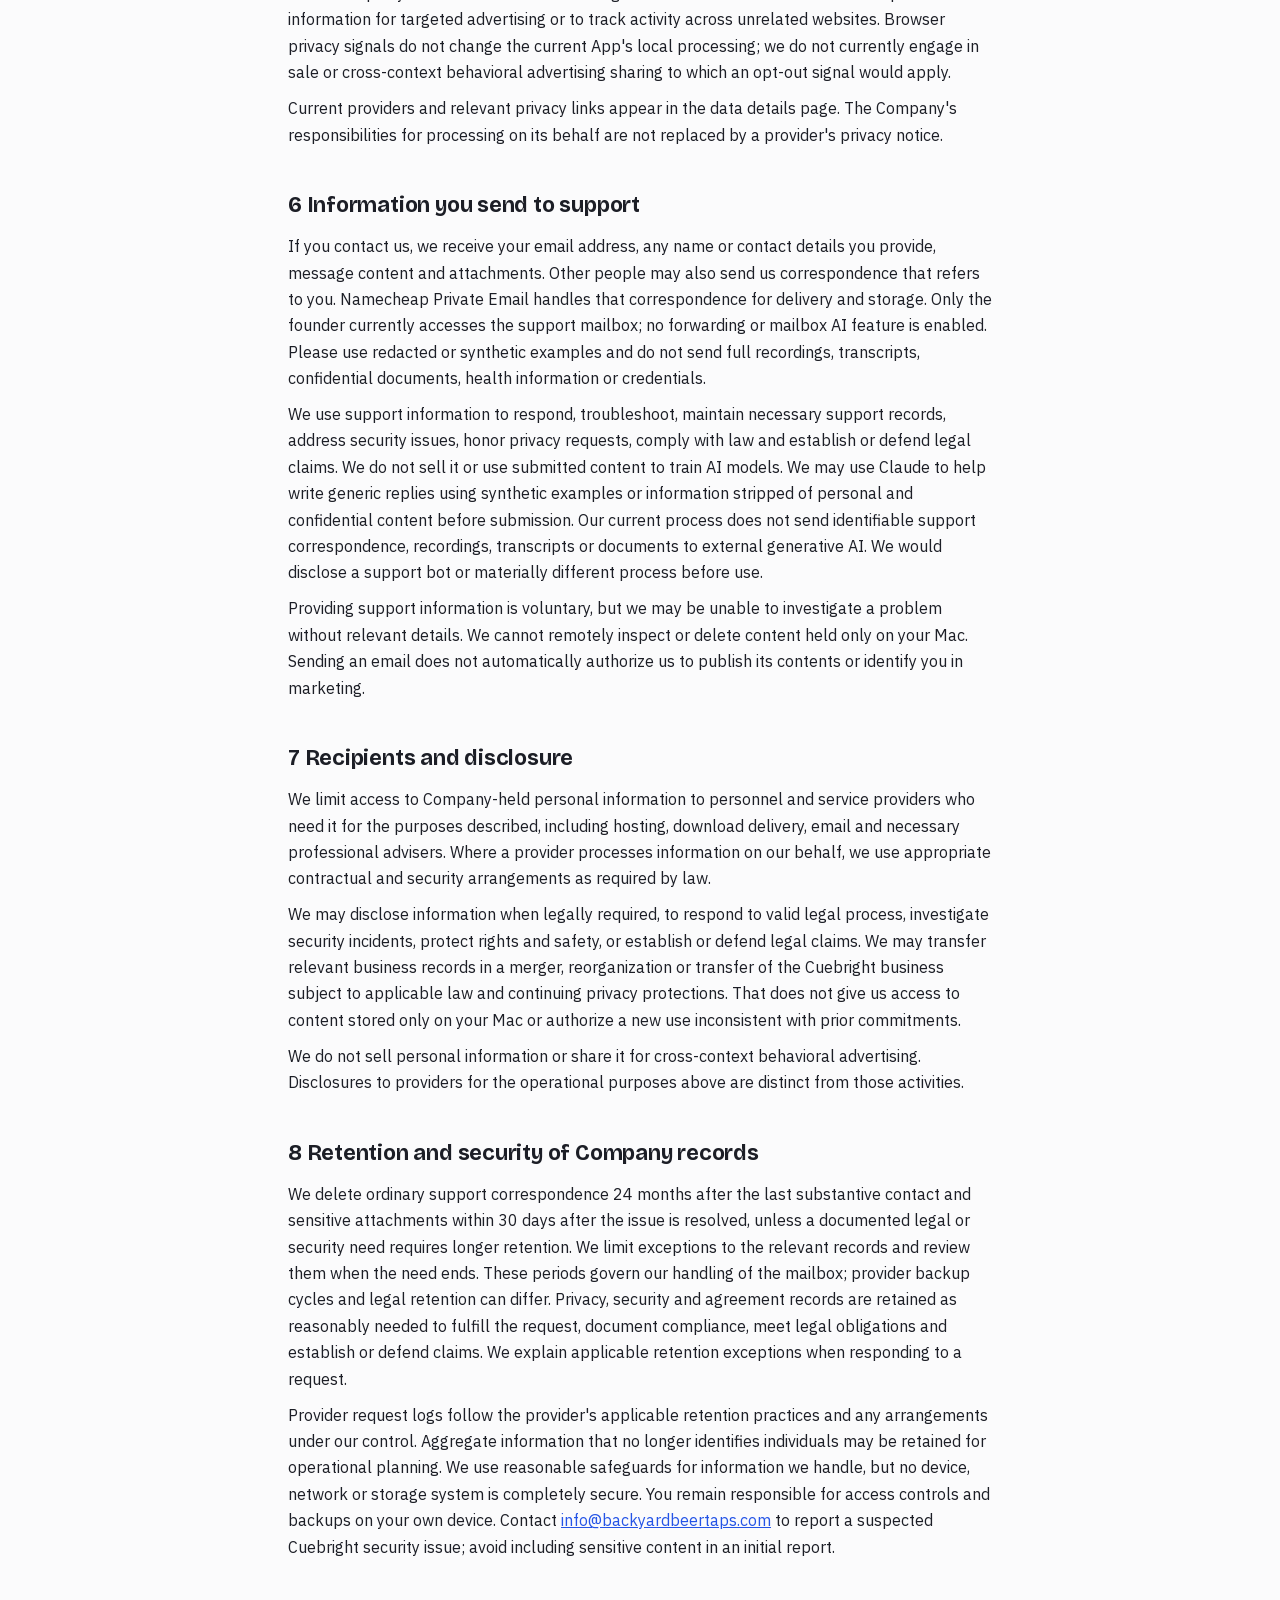
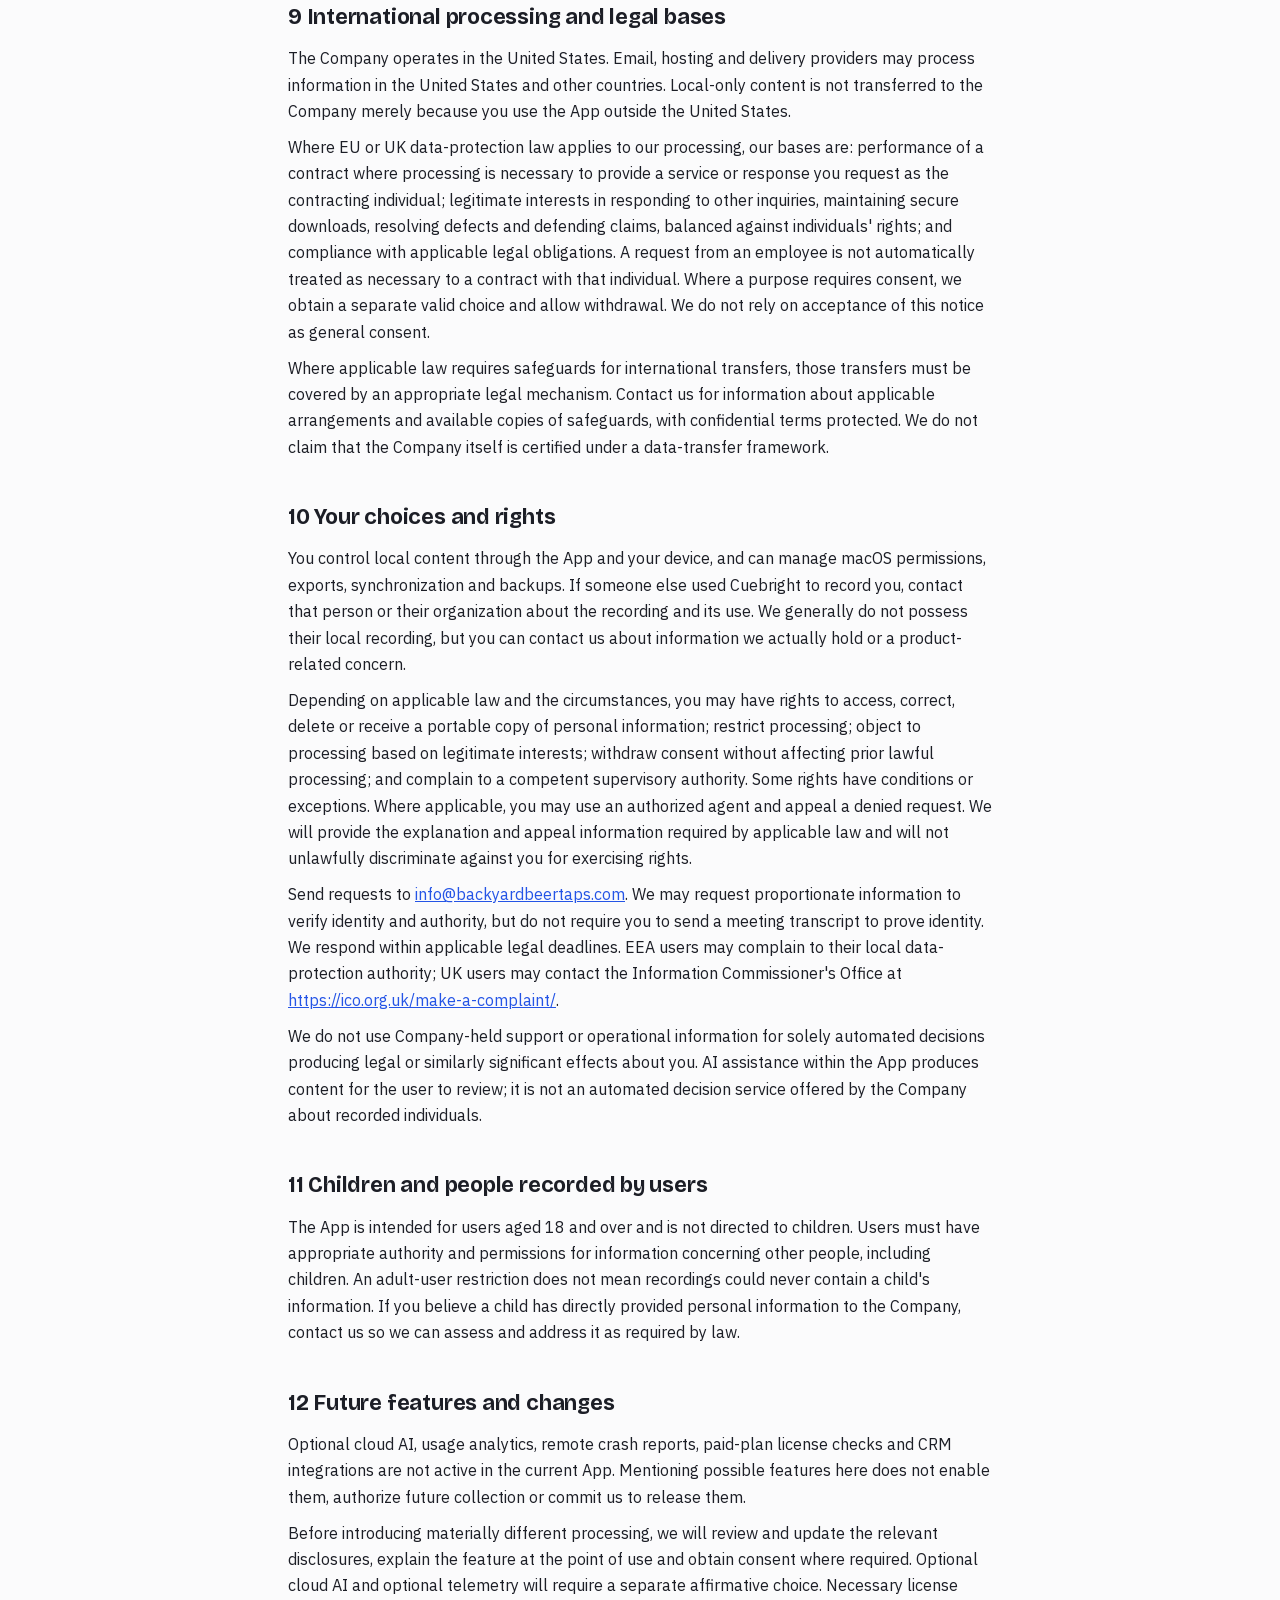
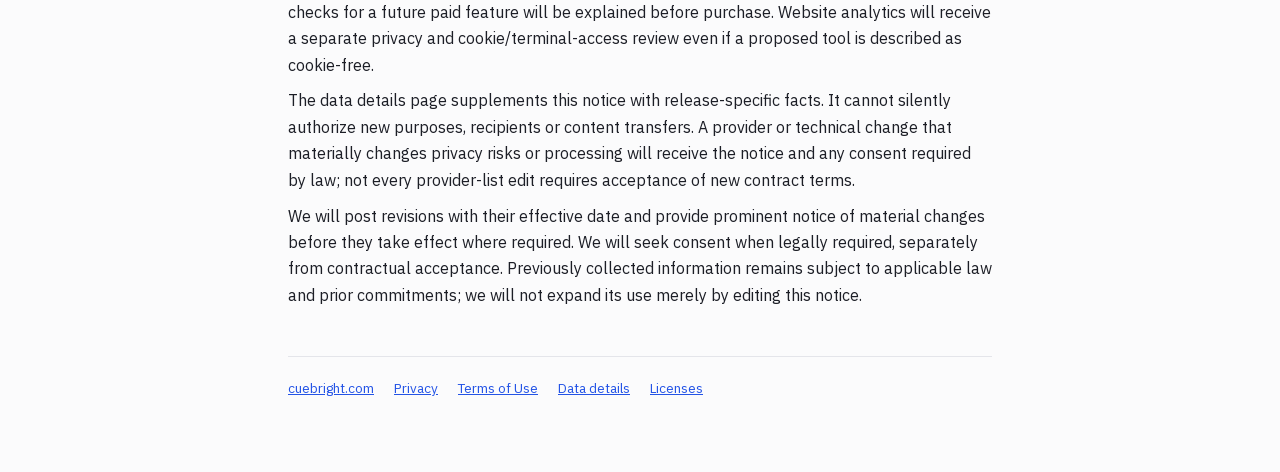
<file: docs/privacy-1.0.html>
<!doctype html>
<html lang="en">
<head>
<meta charset="utf-8">
<meta name="viewport" content="width=device-width, initial-scale=1, viewport-fit=cover">
<title>Cuebright Privacy Notice</title>
<meta name="description" content="How Cuebright and BACKYARD BEER TAPS LLC handle information. Calls, transcripts and documents are processed on your Mac.">
<link rel="stylesheet" href="fonts/fonts.css">
<style>
/* Layout: one reading column with a summary box up top; same tokens as the Cuebright landing page. */
:root {
  --bg: #fbfbfc; --surface: #ffffff; --border: #e4e5ea; --text: #1c1e26; --text-2: #5f6370;
  --accent: #2454e6; --accent-wash: #e8edfc; --todo: #8a5a00; --todo-wash: #fbf0dd;
  --font-display: "Bricolage Grotesque", -apple-system, system-ui, sans-serif;
  --font-body: "IBM Plex Sans", -apple-system, system-ui, sans-serif;
  --font-mono: "IBM Plex Mono", ui-monospace, Menlo, monospace;
}
@media (prefers-color-scheme: dark) { :root:not([data-theme="light"]) {
  --bg: #1c1e22; --surface: #24262b; --border: #33353c; --text: #eef0f3; --text-2: #a3a7b0;
  --accent: #6b8ff5; --accent-wash: #1c2b52; --todo: #e8b65a; --todo-wash: #3a2c10; color-scheme: dark } }
:root[data-theme="dark"] {
  --bg: #1c1e22; --surface: #24262b; --border: #33353c; --text: #eef0f3; --text-2: #a3a7b0;
  --accent: #6b8ff5; --accent-wash: #1c2b52; --todo: #e8b65a; --todo-wash: #3a2c10; color-scheme: dark }
body { background: var(--bg); color: var(--text); font-family: var(--font-body); font-size: 1rem; line-height: 1.65; }
.wrap { max-width: 44rem; margin: 0 auto; padding-inline: max(16px, 4vw); padding-block: 1.5rem 4rem; }
a { color: var(--accent); }
:focus-visible { outline: 2px solid var(--accent); outline-offset: 3px; border-radius: 4px; }
.top { display: flex; justify-content: space-between; align-items: center; gap: 1rem; flex-wrap: wrap; margin-bottom: 2.5rem; }
.wordmark { font-family: var(--font-display); font-weight: 700; font-size: 1.2rem; text-decoration: none; color: var(--text); display: flex; align-items: center; gap: .5rem; }
.wordmark .dot { width: .65rem; height: .65rem; border-radius: 50%; background: var(--accent); box-shadow: 0 0 0 4px var(--accent-wash); }
.top nav { display: flex; gap: 1.1rem; font-size: .9rem; }
.top nav a { color: var(--text-2); text-decoration: none; }
h1 { font-family: var(--font-display); font-size: clamp(2rem, 5vw, 2.6rem); line-height: 1.1; letter-spacing: -0.02em; margin: 0; text-wrap: balance; }
.meta { font-family: var(--font-mono); font-size: .78rem; color: var(--text-2); margin-top: .75rem; }
.draft { margin-top: 1.25rem; padding: .8rem 1rem; border-radius: 10px; background: var(--todo-wash); color: var(--todo); font-size: .9rem; }
.summary { margin-top: 2rem; padding: 1.1rem 1.25rem; border: 1px solid var(--border); border-radius: 12px; background: var(--surface); }
.summary h2 { margin-top: 0; }
.summary ul { margin: .5rem 0 0; padding-left: 1.2rem; display: grid; gap: .35rem; }
h2 { font-family: var(--font-display); font-size: 1.35rem; letter-spacing: -0.01em; margin: 2.5rem 0 .6rem; text-wrap: balance; }
h3 { font-size: 1rem; margin: 1.5rem 0 .3rem; }
p, li { color: var(--text); }
p { margin: .6rem 0; }
ul { padding-left: 1.2rem; }
li { margin: .25rem 0; }
mark.todo { background: var(--todo-wash); color: var(--todo); padding: 0 .3rem; border-radius: 4px; font-weight: 500; }
.table-wrap { overflow-x: auto; margin: .8rem 0; }
table { border-collapse: collapse; width: 100%; font-size: .92rem; }
th, td { text-align: left; padding: .55rem .7rem; border-top: 1px solid var(--border); vertical-align: top; }
th { font-family: var(--font-mono); font-size: .72rem; text-transform: uppercase; letter-spacing: .06em; color: var(--text-2); font-weight: 500; }
code { font-family: var(--font-mono); font-size: .85em; background: var(--accent-wash); padding: .05rem .3rem; border-radius: 4px; }
footer { margin-top: 3rem; padding-top: 1.25rem; border-top: 1px solid var(--border); color: var(--text-2); font-size: .85rem; display: flex; gap: 1.25rem; flex-wrap: wrap; }
</style>

</head>
<body>
<div class="wrap">
  <header class="top">
    <a class="wordmark" href="./"><span class="dot" aria-hidden="true"></span>Cuebright</a>
    <nav aria-label="Legal"><a href="privacy.html" aria-current="page">Privacy</a><a href="terms.html">Terms of Use</a><a href="data.html">Data details</a></nav>
  </header>

  <main>
    <h1>Privacy Notice</h1>
    <p class="meta">BACKYARD BEER TAPS LLC | Notice version 1.0 | Effective date: October 9, 2026</p>

    <h2 id="what-this-notice-covers">1 What this notice covers</h2>
    <p>This notice explains data handling for Cuebright, cuebright.com, downloads and Company support. BACKYARD BEER TAPS LLC, a Florida limited liability company, is responsible for the personal information it processes for its own support and operational purposes. Contact <a href="mailto:info@backyardbeertaps.com">info@backyardbeertaps.com</a> or 3350 NW 124th Way, Sunrise, Florida 33323, United States.</p>
    <p>The current App performs transcription, document search and AI generation locally on your Mac. It does not upload your meeting audio, transcripts, documents, questions or answers to us or a cloud AI service as part of those functions. There is no Cuebright account, app usage analytics, advertising SDK or automatic crash-report submission in the current release.</p>
    <p>Local processing is different from information you choose to send elsewhere. Support emails, exports, connected Apple services, browser visits and user-configured backups can involve external processing. This notice describes version 0.4.2 and releases whose data handling remains materially the same. Our Data Details page at <a href="https://cuebright.com/data">https://cuebright.com/data</a> identifies release-specific behavior.</p>
    <h2 id="information-processed-locally">2 Information processed locally</h2>
    <p>The App uses microphone and system audio to transcribe calls you manually start recording. It uses meeting information, notes, documents, derived search data and your questions to provide summaries, answers and action items. Accounts and contacts created inside Cuebright are local organizational records, not online Cuebright accounts. Version 0.4.2 supports one-on-one calls. “You” and “Them” reflect the microphone and call-audio channels, not identification of a person by their voice. Speech detection in this release does not compute speaker embeddings or compare voices across meetings.</p>
    <p>Most App content is stored under <code>~/Library/Application Support/Cuebright</code>. Settings and acceptance records use macOS preferences, and some working files use macOS temporary storage. Content is not encrypted separately by the App. Your macOS account security and FileVault, if enabled, help protect it; they do not prevent every kind of access while your account or device is in use.</p>
    <p>The App does not deliberately write call, transcript, document or AI-answer content into its technical system logs. Operating-system facilities, device management, other software, memory handling and backups are outside the App's full control. We do not receive the App's local technical logs automatically.</p>
    <h2 id="local-retention-and-deletion">3 Local retention and deletion</h2>
    <p>Call audio is stored locally while transcription is pending or running. After transcription completes, the App removes the working audio rather than moving it to Trash, including when a later summary step fails. Interrupted work may remain for recovery when you reopen the App; cleanup of abandoned working files also occurs at launch. If you do not reopen the App, unfinished recordings or temporary files can remain until you remove them. The session-recording folder is marked to be excluded from Time Machine; other backups and copies may behave differently. The App is not an audio archive.</p>
    <p>Saved meetings contain transcripts and, when generated, summaries, notes and action items. They remain until you delete them or the relevant App data. A failed summary does not delete the saved transcript.</p>
    <p>Imported documents are copied into App storage and indexed locally. Removing an imported document removes its App copy and associated search data, not the original. For connected folders, the App reads source files without writing, renaming, moving or deleting them. It stores extracted text and search data locally.</p>
    <p>Removing a source file or disconnecting a folder removes the associated derived data when the change is detected and processed. Cloud-synced folders continue syncing through your provider. Reading an online-only file may cause that provider to download it to your Mac. Changes on network drives may not be detected until the next launch.</p>
    <p>Local accounts and contacts remain until deleted. Deleting a contact or account should not be assumed to remove mentions already contained in meeting records or other documents; review those separately. Questions and live answers in Ask are held in memory rather than intentionally saved as a conversation history, unless you separately save or export them. They are discarded when the App exits.</p>
    <p>Temporary working files, including setup-test audio, are removed after use, with leftover cleanup on a later launch. Preferences and agreement records may remain until the App's preferences are removed. Merely deleting the application does not remove all these locations. Our data details page explains the relevant storage locations and removal steps.</p>
    <p>Deletion inside Cuebright does not delete Time Machine or other backups, exported Markdown files, copied text, originals in connected folders, support emails already sent, or action items sent to Reminders. It is ordinary file deletion, not guaranteed secure overwriting of SSD storage. Review each separate destination if you need to remove those copies.</p>
    <h2 id="permissions-and-integrations">4 Permissions and integrations</h2>
    <p>Microphone permission captures your side of a call. macOS screen/system-audio permission enables audio capture; Cuebright does not use it to record screen images. Optional Calendar access reads calendar information locally to show upcoming meetings. Optional Reminders access writes an action item only when you request it. Calendar titles and attendees are read to show upcoming meetings and are not saved into meeting records.</p>
    <p>Calendar and Reminders may already synchronize through Apple or another account you configure. Exported content or files in a cloud-synchronized folder may also leave your device under your own configuration. Those services process information under their own terms and settings. We do not receive the synchronized copies through these integrations. You can manage permissions in macOS settings.</p>
    <p>Setup offers two optional checks, each started by its own button. The microphone test captures microphone audio to measure volume until you stop it or leave the step; its temporary file is then deleted, with interrupted-test cleanup at the next launch. It does not transcribe the test. The speakers and call-audio check plays a chime and captures only Cuebright’s own chime, not microphone audio or other apps’ sound. Run the microphone test where it will not capture an active call or an unconsenting bystander.</p>
    <h2 id="website-and-download-request-information">5 Website and download request information</h2>
    <p>GitHub hosts the Website and delivers update checks and app updates. Cloudflare delivers the installer and model downloads. Requests to these providers necessarily disclose an IP address and may include technical request information such as time, requested resource, browser or app headers and status information. We do not include meeting content or document content in these requests.</p>
    <p>The App checks for updates at launch and approximately every 24 hours after initial agreement, and downloads models when needed. Opening a Website link uses your browser and its settings. The initial installer download and visits to legal links may make network requests before you first open the App. Reading the legal documents bundled inside the App works offline. The App does not begin a new recording or optional setup capture automatically.</p>
    <p>Under our current configuration, we receive aggregate download information, not individual visitor or download logs through the dashboards we use. Providers may nevertheless process and retain request information for delivery, security and their own disclosed purposes. Our lack of access to individual logs does not mean those providers receive no personal information. Their roles and retention depend on the service and applicable arrangements.</p>
    <p>We do not currently place advertising or analytics cookies, run Website analytics, or load fonts from third-party servers or embed social widgets on the Website. We do not use request information for targeted advertising or to track activity across unrelated websites. Browser privacy signals do not change the current App's local processing; we do not currently engage in sale or cross-context behavioral advertising sharing to which an opt-out signal would apply.</p>
    <p>Current providers and relevant privacy links appear in the data details page. The Company's responsibilities for processing on its behalf are not replaced by a provider's privacy notice.</p>
    <h2 id="information-you-send-to-support">6 Information you send to support</h2>
    <p>If you contact us, we receive your email address, any name or contact details you provide, message content and attachments. Other people may also send us correspondence that refers to you. Namecheap Private Email handles that correspondence for delivery and storage. Only the founder currently accesses the support mailbox; no forwarding or mailbox AI feature is enabled. Please use redacted or synthetic examples and do not send full recordings, transcripts, confidential documents, health information or credentials.</p>
    <p>We use support information to respond, troubleshoot, maintain necessary support records, address security issues, honor privacy requests, comply with law and establish or defend legal claims. We do not sell it or use submitted content to train AI models. We may use Claude to help write generic replies using synthetic examples or information stripped of personal and confidential content before submission. Our current process does not send identifiable support correspondence, recordings, transcripts or documents to external generative AI. We would disclose a support bot or materially different process before use.</p>
    <p>Providing support information is voluntary, but we may be unable to investigate a problem without relevant details. We cannot remotely inspect or delete content held only on your Mac. Sending an email does not automatically authorize us to publish its contents or identify you in marketing.</p>
    <h2 id="recipients-and-disclosure">7 Recipients and disclosure</h2>
    <p>We limit access to Company-held personal information to personnel and service providers who need it for the purposes described, including hosting, download delivery, email and necessary professional advisers. Where a provider processes information on our behalf, we use appropriate contractual and security arrangements as required by law.</p>
    <p>We may disclose information when legally required, to respond to valid legal process, investigate security incidents, protect rights and safety, or establish or defend legal claims. We may transfer relevant business records in a merger, reorganization or transfer of the Cuebright business subject to applicable law and continuing privacy protections. That does not give us access to content stored only on your Mac or authorize a new use inconsistent with prior commitments.</p>
    <p>We do not sell personal information or share it for cross-context behavioral advertising. Disclosures to providers for the operational purposes above are distinct from those activities.</p>
    <h2 id="retention-and-security-of-company-records">8 Retention and security of Company records</h2>
    <p>We delete ordinary support correspondence 24 months after the last substantive contact and sensitive attachments within 30 days after the issue is resolved, unless a documented legal or security need requires longer retention. We limit exceptions to the relevant records and review them when the need ends. These periods govern our handling of the mailbox; provider backup cycles and legal retention can differ. Privacy, security and agreement records are retained as reasonably needed to fulfill the request, document compliance, meet legal obligations and establish or defend claims. We explain applicable retention exceptions when responding to a request.</p>
    <p>Provider request logs follow the provider's applicable retention practices and any arrangements under our control. Aggregate information that no longer identifies individuals may be retained for operational planning. We use reasonable safeguards for information we handle, but no device, network or storage system is completely secure. You remain responsible for access controls and backups on your own device. Contact <a href="mailto:info@backyardbeertaps.com">info@backyardbeertaps.com</a> to report a suspected Cuebright security issue; avoid including sensitive content in an initial report.</p>
    <h2 id="international-processing-and-legal-bases">9 International processing and legal bases</h2>
    <p>The Company operates in the United States. Email, hosting and delivery providers may process information in the United States and other countries. Local-only content is not transferred to the Company merely because you use the App outside the United States.</p>
    <p>Where EU or UK data-protection law applies to our processing, our bases are: performance of a contract where processing is necessary to provide a service or response you request as the contracting individual; legitimate interests in responding to other inquiries, maintaining secure downloads, resolving defects and defending claims, balanced against individuals' rights; and compliance with applicable legal obligations. A request from an employee is not automatically treated as necessary to a contract with that individual. Where a purpose requires consent, we obtain a separate valid choice and allow withdrawal. We do not rely on acceptance of this notice as general consent.</p>
    <p>Where applicable law requires safeguards for international transfers, those transfers must be covered by an appropriate legal mechanism. Contact us for information about applicable arrangements and available copies of safeguards, with confidential terms protected. We do not claim that the Company itself is certified under a data-transfer framework.</p>
    <h2 id="your-choices-and-rights">10 Your choices and rights</h2>
    <p>You control local content through the App and your device, and can manage macOS permissions, exports, synchronization and backups. If someone else used Cuebright to record you, contact that person or their organization about the recording and its use. We generally do not possess their local recording, but you can contact us about information we actually hold or a product-related concern.</p>
    <p>Depending on applicable law and the circumstances, you may have rights to access, correct, delete or receive a portable copy of personal information; restrict processing; object to processing based on legitimate interests; withdraw consent without affecting prior lawful processing; and complain to a competent supervisory authority. Some rights have conditions or exceptions. Where applicable, you may use an authorized agent and appeal a denied request. We will provide the explanation and appeal information required by applicable law and will not unlawfully discriminate against you for exercising rights.</p>
    <p>Send requests to <a href="mailto:info@backyardbeertaps.com">info@backyardbeertaps.com</a>. We may request proportionate information to verify identity and authority, but do not require you to send a meeting transcript to prove identity. We respond within applicable legal deadlines. EEA users may complain to their local data-protection authority; UK users may contact the Information Commissioner's Office at <a href="https://ico.org.uk/make-a-complaint/">https://ico.org.uk/make-a-complaint/</a>.</p>
    <p>We do not use Company-held support or operational information for solely automated decisions producing legal or similarly significant effects about you. AI assistance within the App produces content for the user to review; it is not an automated decision service offered by the Company about recorded individuals.</p>
    <h2 id="children-and-people-recorded-by-users">11 Children and people recorded by users</h2>
    <p>The App is intended for users aged 18 and over and is not directed to children. Users must have appropriate authority and permissions for information concerning other people, including children. An adult-user restriction does not mean recordings could never contain a child's information. If you believe a child has directly provided personal information to the Company, contact us so we can assess and address it as required by law.</p>
    <h2 id="future-features-and-changes">12 Future features and changes</h2>
    <p>Optional cloud AI, usage analytics, remote crash reports, paid-plan license checks and CRM integrations are not active in the current App. Mentioning possible features here does not enable them, authorize future collection or commit us to release them.</p>
    <p>Before introducing materially different processing, we will review and update the relevant disclosures, explain the feature at the point of use and obtain consent where required. Optional cloud AI and optional telemetry will require a separate affirmative choice. Necessary license checks for a future paid feature will be explained before purchase. Website analytics will receive a separate privacy and cookie/terminal-access review even if a proposed tool is described as cookie-free.</p>
    <p>The data details page supplements this notice with release-specific facts. It cannot silently authorize new purposes, recipients or content transfers. A provider or technical change that materially changes privacy risks or processing will receive the notice and any consent required by law; not every provider-list edit requires acceptance of new contract terms.</p>
    <p>We will post revisions with their effective date and provide prominent notice of material changes before they take effect where required. We will seek consent when legally required, separately from contractual acceptance. Previously collected information remains subject to applicable law and prior commitments; we will not expand its use merely by editing this notice.</p>
  </main>

  <footer><a href="./">cuebright.com</a><a href="privacy.html">Privacy</a><a href="terms.html">Terms of Use</a><a href="data.html">Data details</a><a href="licenses.html">Licenses</a></footer>
</div>

</body>
</html>
</file>
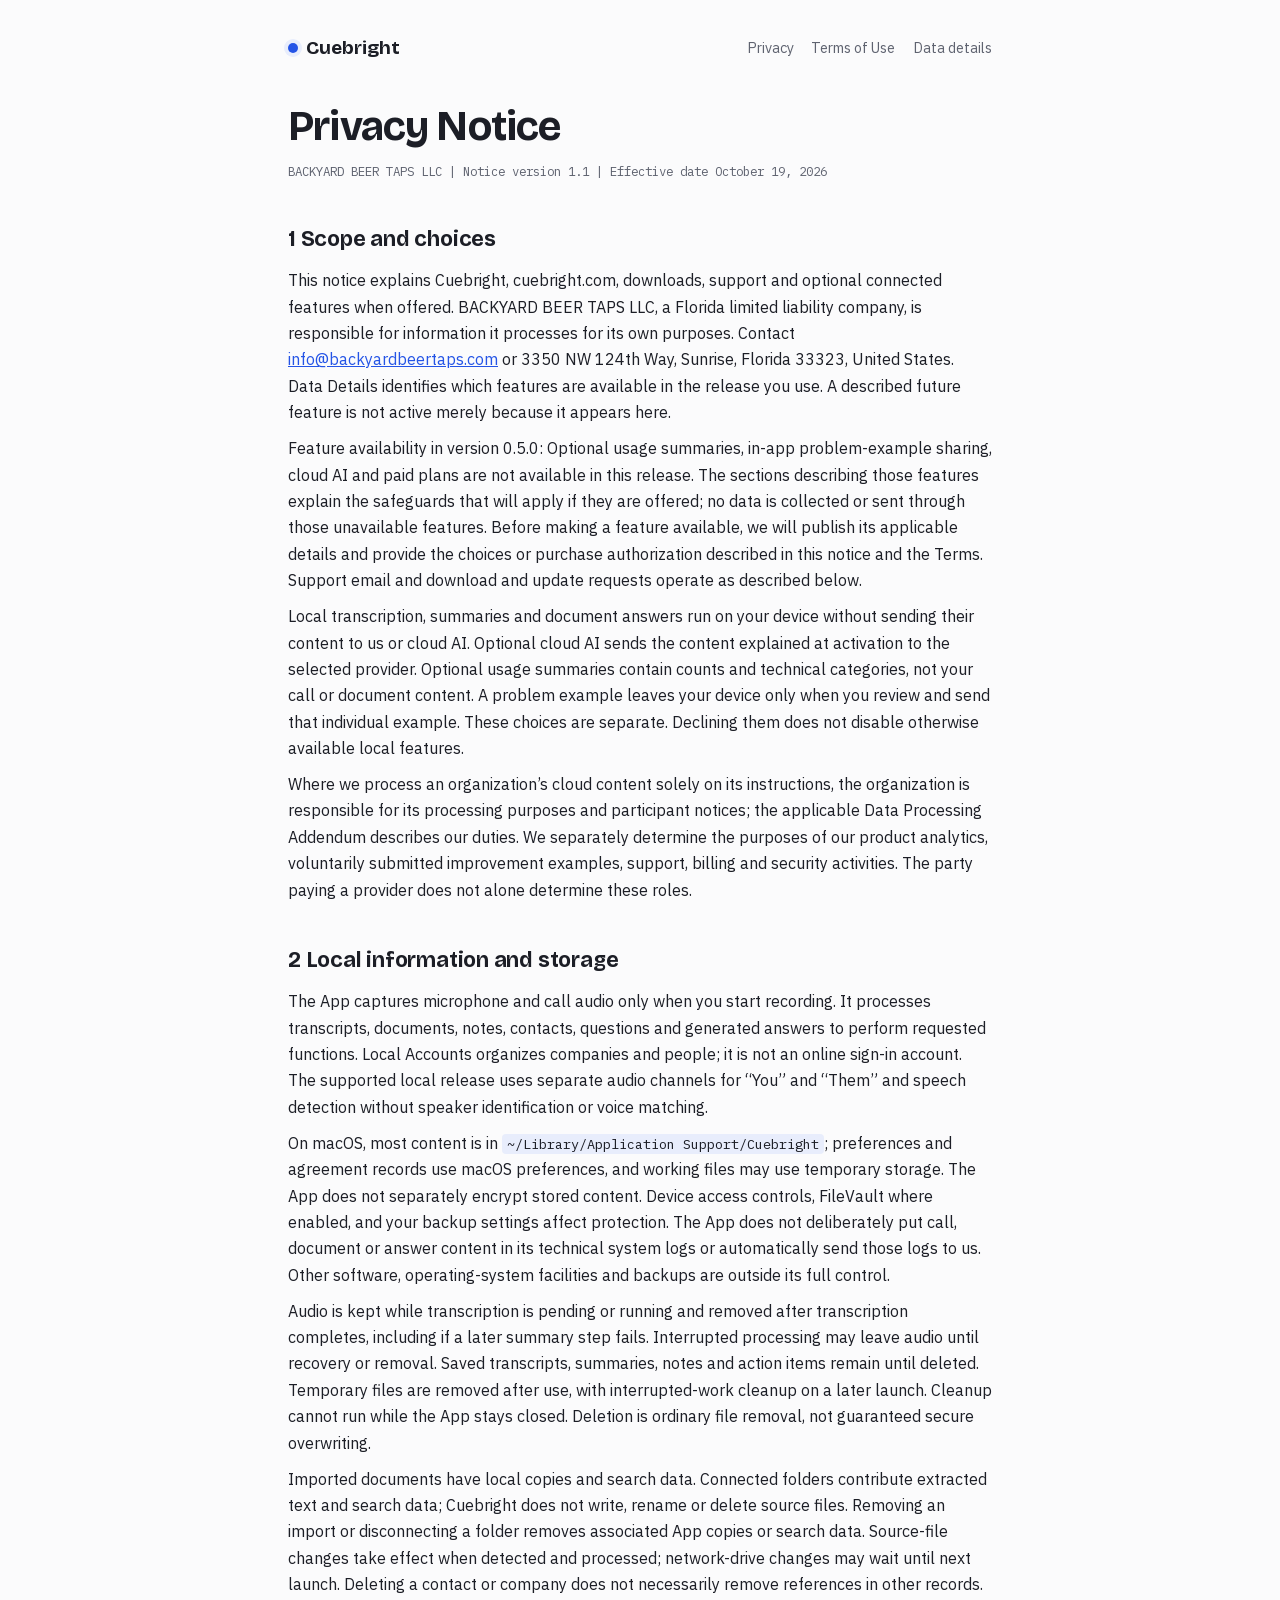
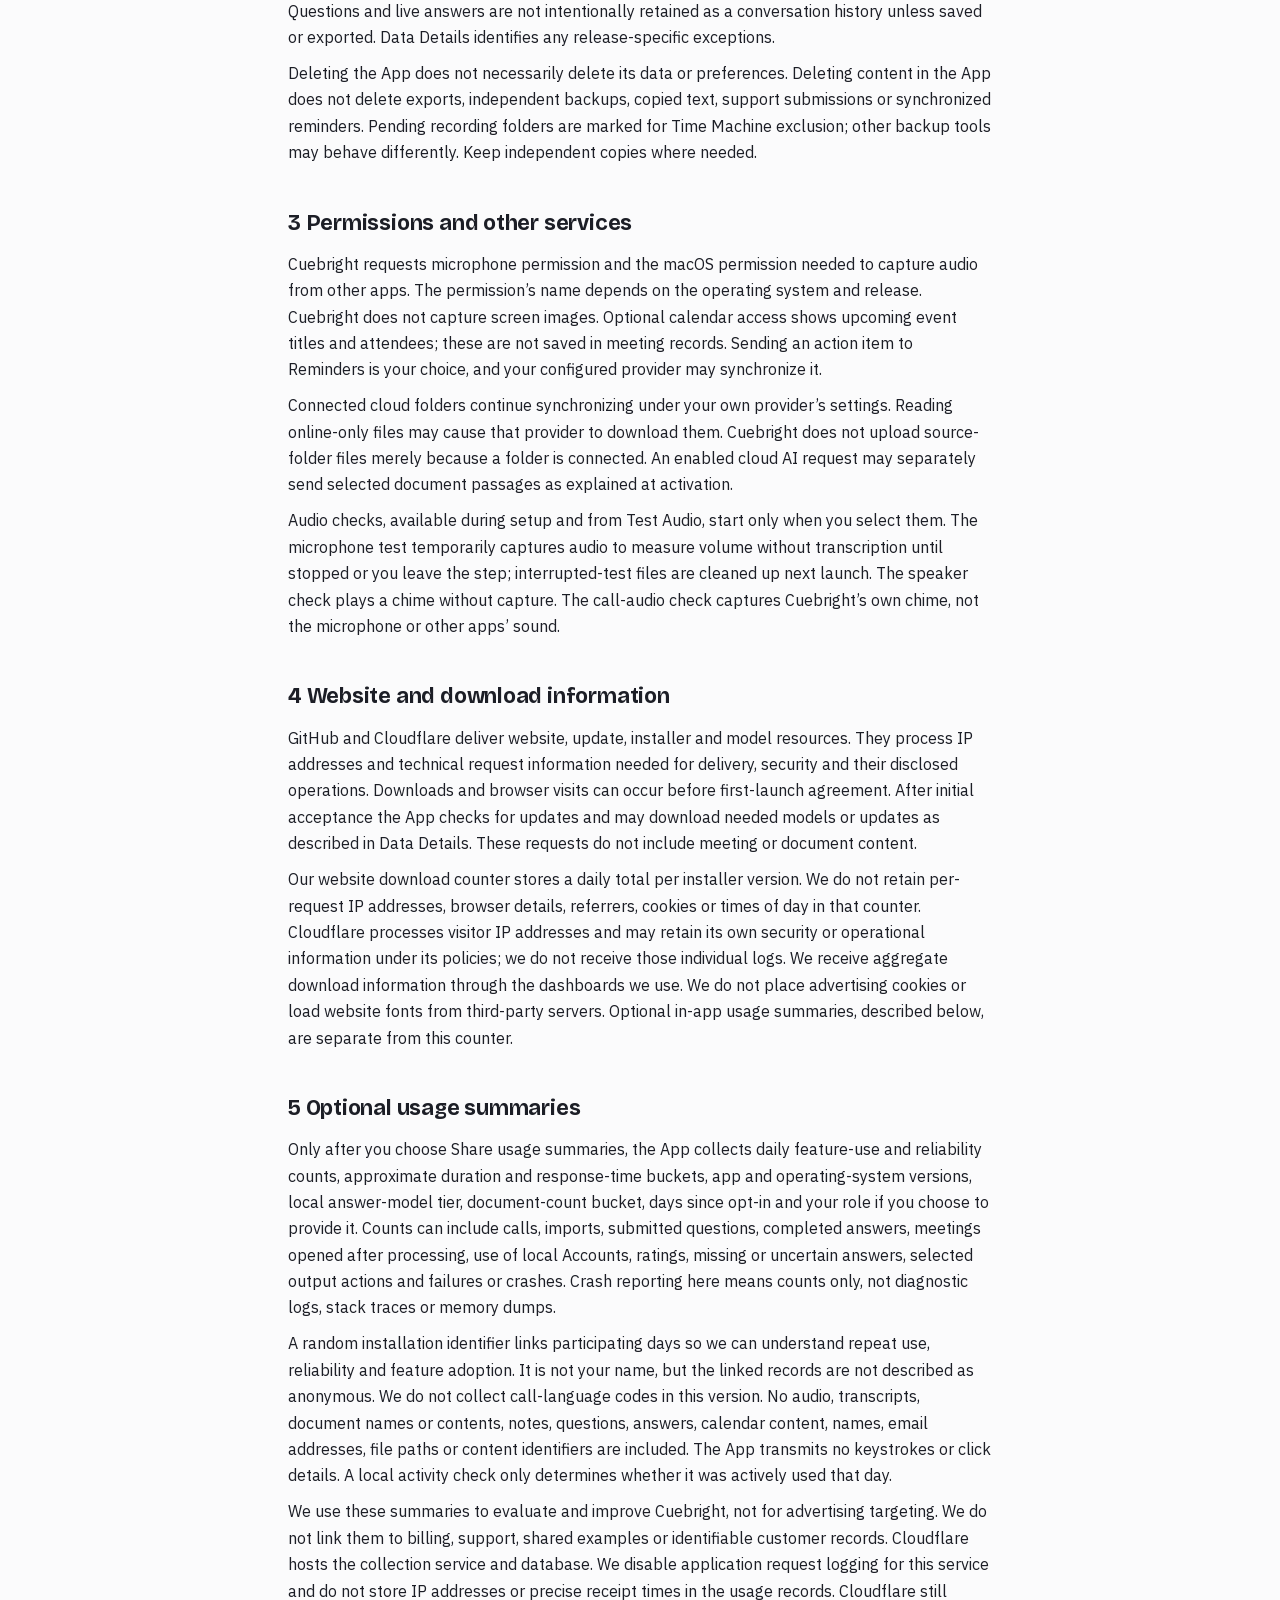
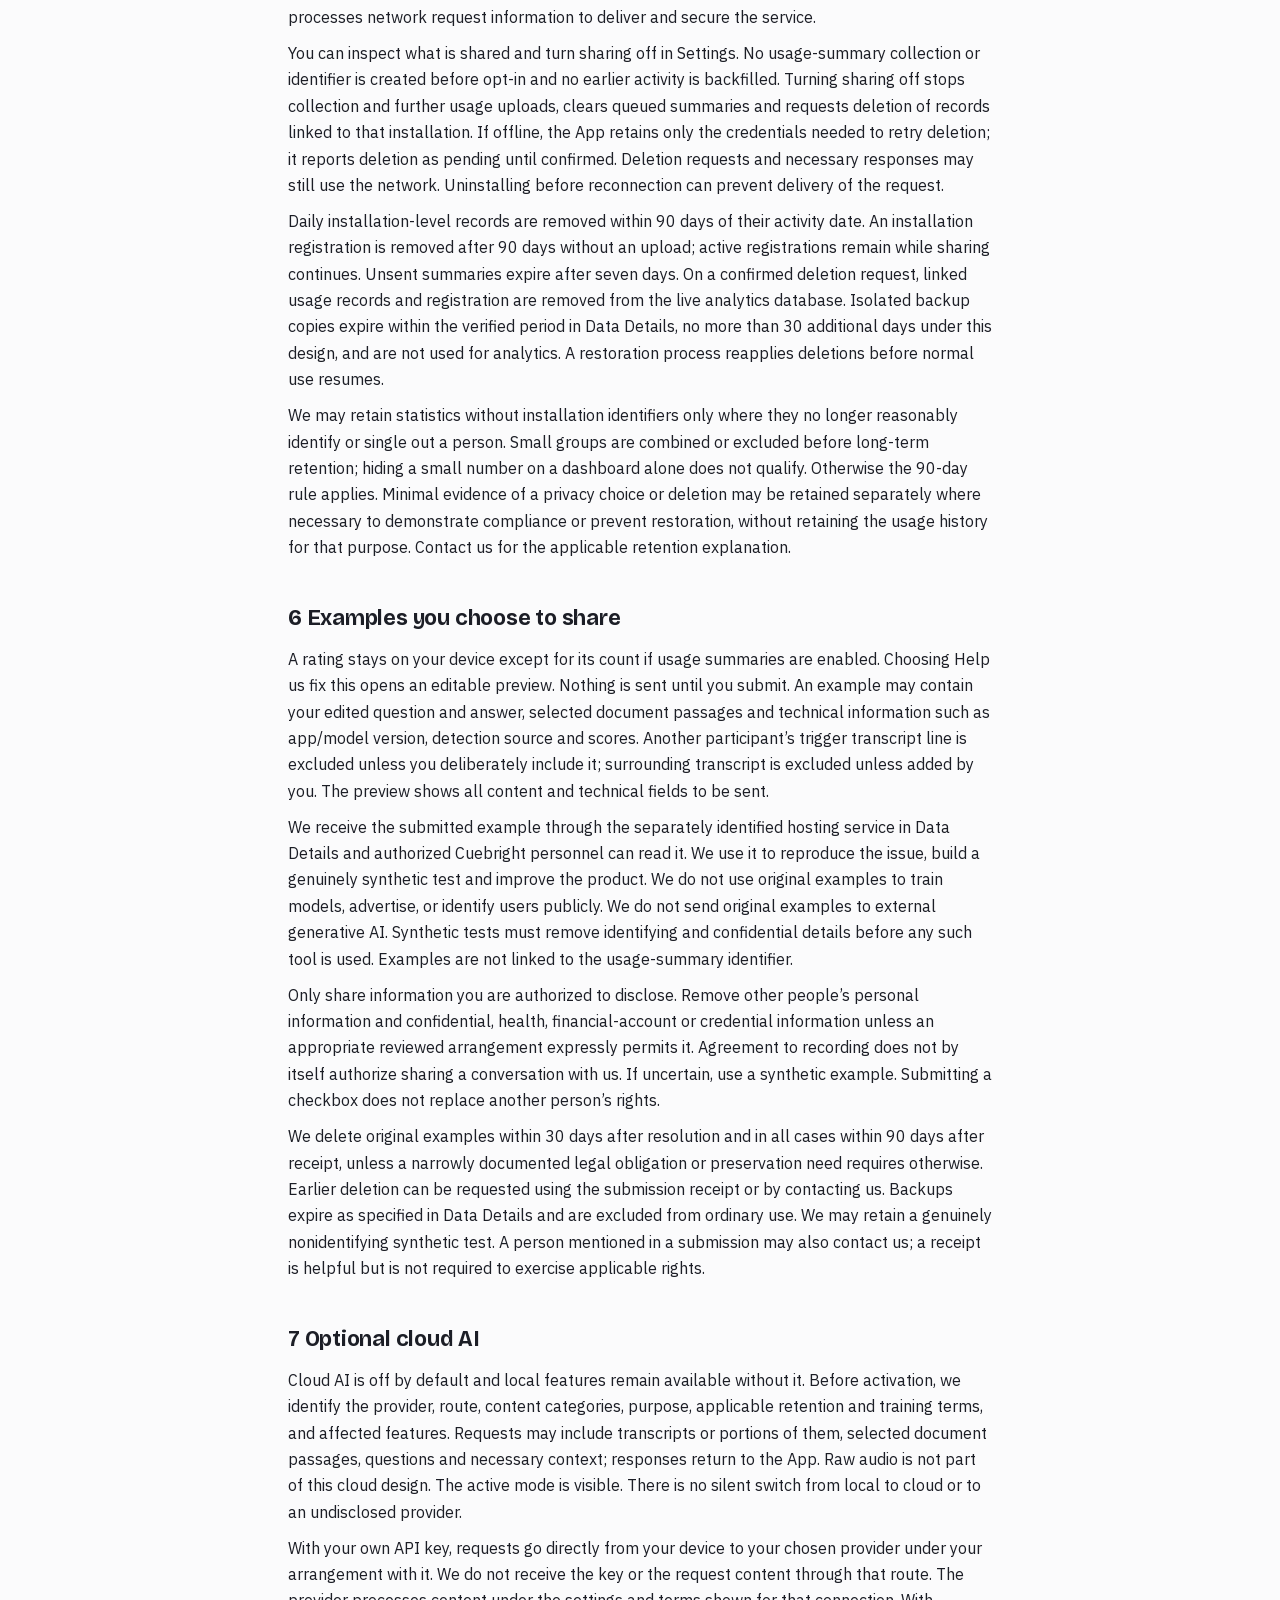
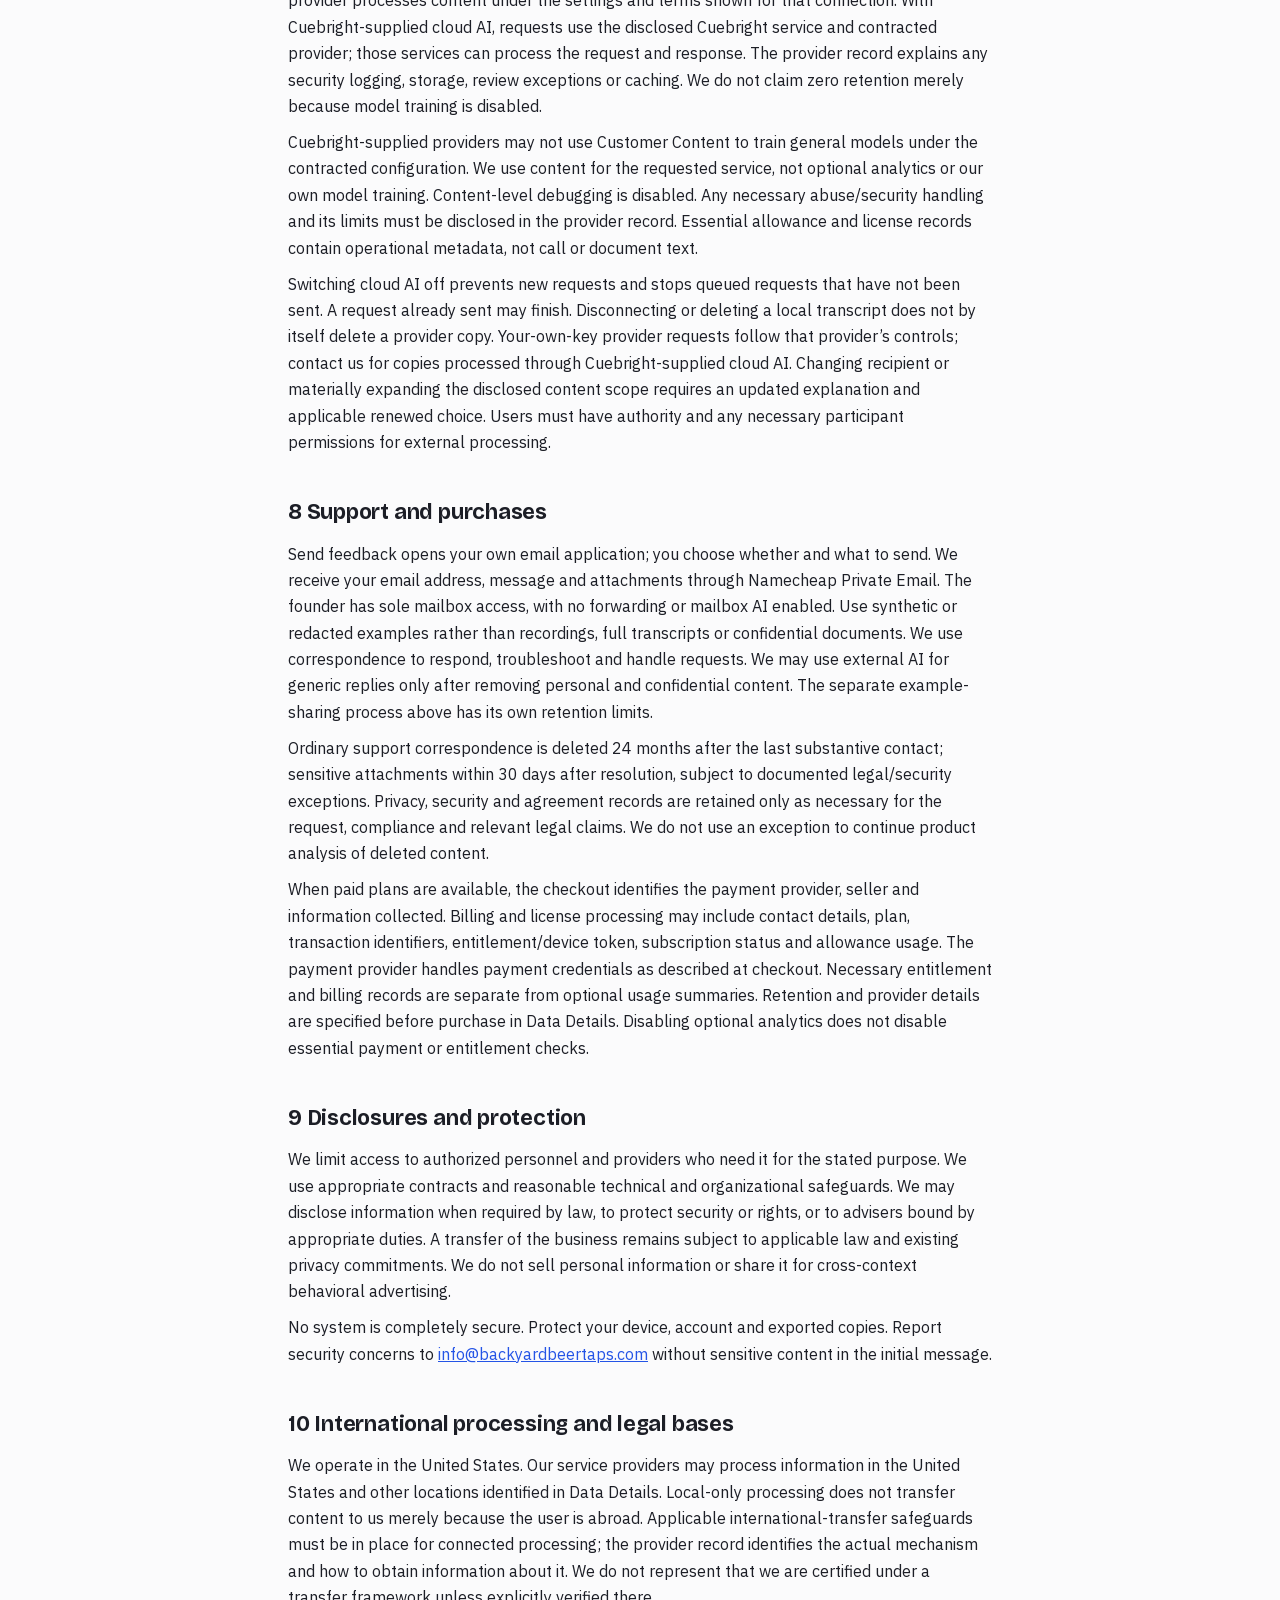
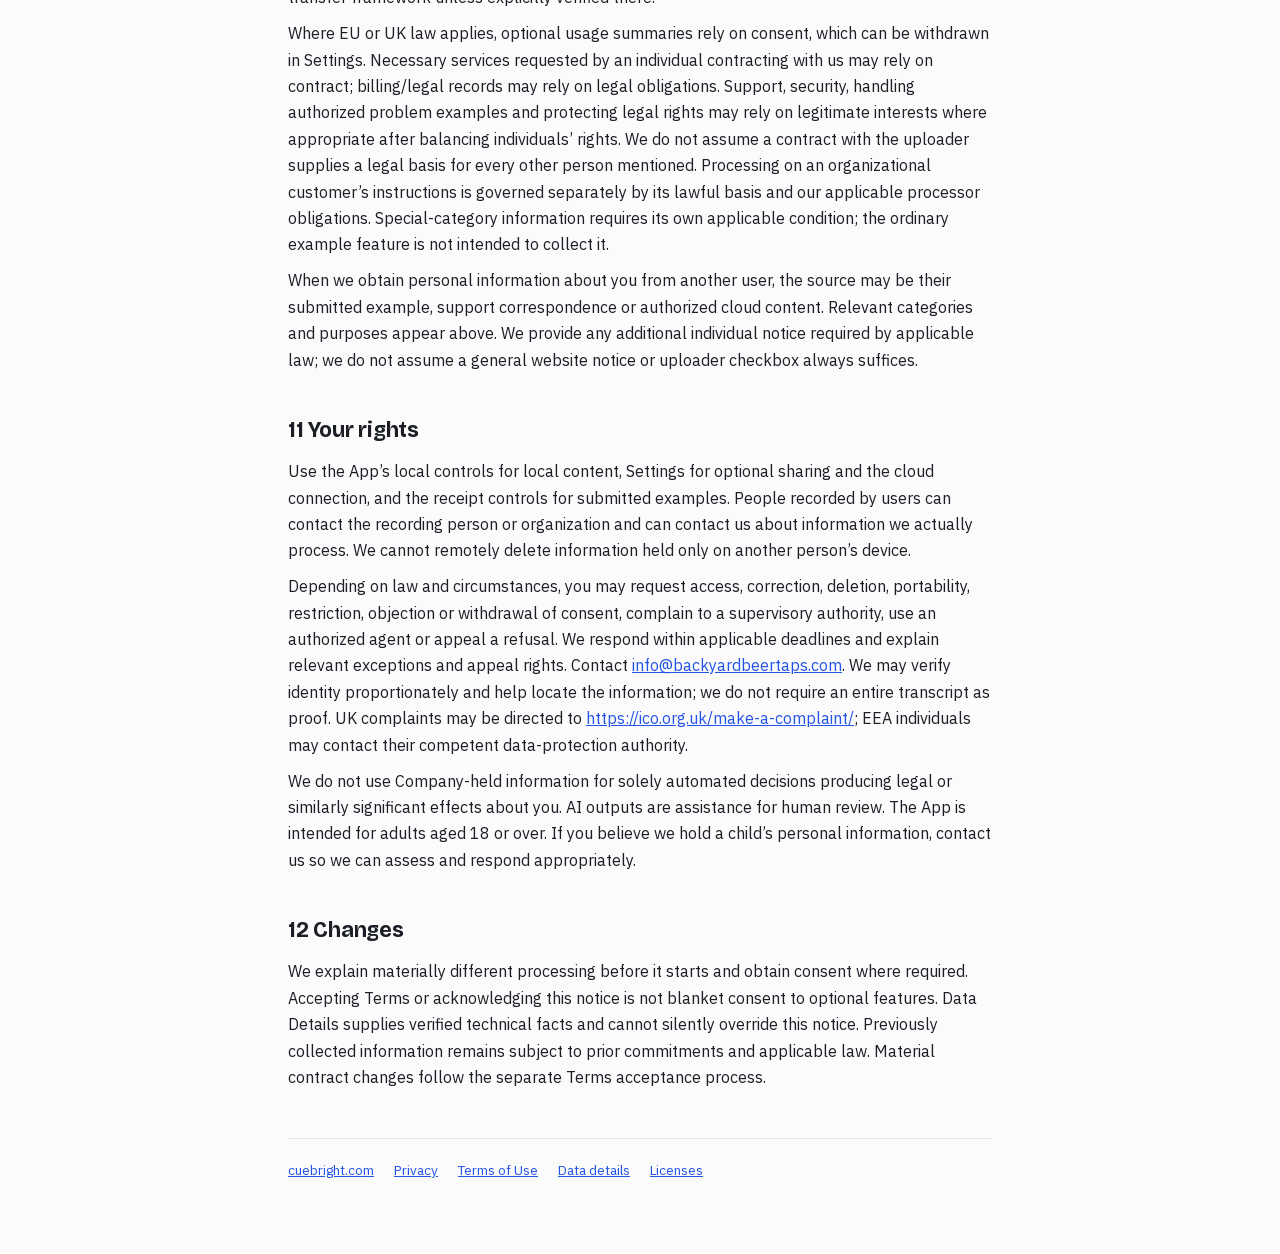
<file: docs/privacy.html>
<!doctype html>
<html lang="en">
<head>
<meta charset="utf-8">
<meta name="viewport" content="width=device-width, initial-scale=1, viewport-fit=cover">
<title>Cuebright Privacy Notice</title>
<meta name="description" content="How Cuebright and BACKYARD BEER TAPS LLC handle information. Local features process calls, transcripts and documents on your Mac.">
<link rel="stylesheet" href="fonts/fonts.css">
<style>
/* Layout: one reading column with a summary box up top; same tokens as the Cuebright landing page. */
:root {
  --bg: #fbfbfc; --surface: #ffffff; --border: #e4e5ea; --text: #1c1e26; --text-2: #5f6370;
  --accent: #2454e6; --accent-wash: #e8edfc; --todo: #8a5a00; --todo-wash: #fbf0dd;
  --font-display: "Bricolage Grotesque", -apple-system, system-ui, sans-serif;
  --font-body: "IBM Plex Sans", -apple-system, system-ui, sans-serif;
  --font-mono: "IBM Plex Mono", ui-monospace, Menlo, monospace;
}
@media (prefers-color-scheme: dark) { :root:not([data-theme="light"]) {
  --bg: #1c1e22; --surface: #24262b; --border: #33353c; --text: #eef0f3; --text-2: #a3a7b0;
  --accent: #6b8ff5; --accent-wash: #1c2b52; --todo: #e8b65a; --todo-wash: #3a2c10; color-scheme: dark } }
:root[data-theme="dark"] {
  --bg: #1c1e22; --surface: #24262b; --border: #33353c; --text: #eef0f3; --text-2: #a3a7b0;
  --accent: #6b8ff5; --accent-wash: #1c2b52; --todo: #e8b65a; --todo-wash: #3a2c10; color-scheme: dark }
body { background: var(--bg); color: var(--text); font-family: var(--font-body); font-size: 1rem; line-height: 1.65; }
.wrap { max-width: 44rem; margin: 0 auto; padding-inline: max(16px, 4vw); padding-block: 1.5rem 4rem; }
a { color: var(--accent); }
:focus-visible { outline: 2px solid var(--accent); outline-offset: 3px; border-radius: 4px; }
.top { display: flex; justify-content: space-between; align-items: center; gap: 1rem; flex-wrap: wrap; margin-bottom: 2.5rem; }
.wordmark { font-family: var(--font-display); font-weight: 700; font-size: 1.2rem; text-decoration: none; color: var(--text); display: flex; align-items: center; gap: .5rem; }
.wordmark .dot { width: .65rem; height: .65rem; border-radius: 50%; background: var(--accent); box-shadow: 0 0 0 4px var(--accent-wash); }
.top nav { display: flex; gap: 1.1rem; font-size: .9rem; }
.top nav a { color: var(--text-2); text-decoration: none; }
h1 { font-family: var(--font-display); font-size: clamp(2rem, 5vw, 2.6rem); line-height: 1.1; letter-spacing: -0.02em; margin: 0; text-wrap: balance; }
.meta { font-family: var(--font-mono); font-size: .78rem; color: var(--text-2); margin-top: .75rem; }
.draft { margin-top: 1.25rem; padding: .8rem 1rem; border-radius: 10px; background: var(--todo-wash); color: var(--todo); font-size: .9rem; }
.summary { margin-top: 2rem; padding: 1.1rem 1.25rem; border: 1px solid var(--border); border-radius: 12px; background: var(--surface); }
.summary h2 { margin-top: 0; }
.summary ul { margin: .5rem 0 0; padding-left: 1.2rem; display: grid; gap: .35rem; }
h2 { font-family: var(--font-display); font-size: 1.35rem; letter-spacing: -0.01em; margin: 2.5rem 0 .6rem; text-wrap: balance; }
h3 { font-size: 1rem; margin: 1.5rem 0 .3rem; }
p, li { color: var(--text); }
p { margin: .6rem 0; }
ul { padding-left: 1.2rem; }
li { margin: .25rem 0; }
mark.todo { background: var(--todo-wash); color: var(--todo); padding: 0 .3rem; border-radius: 4px; font-weight: 500; }
.table-wrap { overflow-x: auto; margin: .8rem 0; }
table { border-collapse: collapse; width: 100%; font-size: .92rem; }
th, td { text-align: left; padding: .55rem .7rem; border-top: 1px solid var(--border); vertical-align: top; }
th { font-family: var(--font-mono); font-size: .72rem; text-transform: uppercase; letter-spacing: .06em; color: var(--text-2); font-weight: 500; }
code { font-family: var(--font-mono); font-size: .85em; background: var(--accent-wash); padding: .05rem .3rem; border-radius: 4px; }
footer { margin-top: 3rem; padding-top: 1.25rem; border-top: 1px solid var(--border); color: var(--text-2); font-size: .85rem; display: flex; gap: 1.25rem; flex-wrap: wrap; }
</style>

</head>
<body>
<div class="wrap">
  <header class="top">
    <a class="wordmark" href="./"><span class="dot" aria-hidden="true"></span>Cuebright</a>
    <nav aria-label="Legal"><a href="privacy.html" aria-current="page">Privacy</a><a href="terms.html">Terms of Use</a><a href="data.html">Data details</a></nav>
  </header>

  <main>
    <h1>Privacy Notice</h1>
    <p class="meta">BACKYARD BEER TAPS LLC | Notice version 1.1 | Effective date October 19, 2026</p>

    <h2 id="scope-and-choices">1 Scope and choices</h2>
    <p>This notice explains Cuebright, cuebright.com, downloads, support and optional connected features when offered. BACKYARD BEER TAPS LLC, a Florida limited liability company, is responsible for information it processes for its own purposes. Contact <a href="mailto:info@backyardbeertaps.com">info@backyardbeertaps.com</a> or 3350 NW 124th Way, Sunrise, Florida 33323, United States. Data Details identifies which features are available in the release you use. A described future feature is not active merely because it appears here.</p>
    <p>Feature availability in version 0.5.0: Optional usage summaries, in-app problem-example sharing, cloud AI and paid plans are not available in this release. The sections describing those features explain the safeguards that will apply if they are offered; no data is collected or sent through those unavailable features. Before making a feature available, we will publish its applicable details and provide the choices or purchase authorization described in this notice and the Terms. Support email and download and update requests operate as described below.</p>
    <p>Local transcription, summaries and document answers run on your device without sending their content to us or cloud AI. Optional cloud AI sends the content explained at activation to the selected provider. Optional usage summaries contain counts and technical categories, not your call or document content. A problem example leaves your device only when you review and send that individual example. These choices are separate. Declining them does not disable otherwise available local features.</p>
    <p>Where we process an organization’s cloud content solely on its instructions, the organization is responsible for its processing purposes and participant notices; the applicable Data Processing Addendum describes our duties. We separately determine the purposes of our product analytics, voluntarily submitted improvement examples, support, billing and security activities. The party paying a provider does not alone determine these roles.</p>
    <h2 id="local-information-and-storage">2 Local information and storage</h2>
    <p>The App captures microphone and call audio only when you start recording. It processes transcripts, documents, notes, contacts, questions and generated answers to perform requested functions. Local Accounts organizes companies and people; it is not an online sign-in account. The supported local release uses separate audio channels for “You” and “Them” and speech detection without speaker identification or voice matching.</p>
    <p>On macOS, most content is in <code>~/Library/Application Support/Cuebright</code>; preferences and agreement records use macOS preferences, and working files may use temporary storage. The App does not separately encrypt stored content. Device access controls, FileVault where enabled, and your backup settings affect protection. The App does not deliberately put call, document or answer content in its technical system logs or automatically send those logs to us. Other software, operating-system facilities and backups are outside its full control.</p>
    <p>Audio is kept while transcription is pending or running and removed after transcription completes, including if a later summary step fails. Interrupted processing may leave audio until recovery or removal. Saved transcripts, summaries, notes and action items remain until deleted. Temporary files are removed after use, with interrupted-work cleanup on a later launch. Cleanup cannot run while the App stays closed. Deletion is ordinary file removal, not guaranteed secure overwriting.</p>
    <p>Imported documents have local copies and search data. Connected folders contribute extracted text and search data; Cuebright does not write, rename or delete source files. Removing an import or disconnecting a folder removes associated App copies or search data. Source-file changes take effect when detected and processed; network-drive changes may wait until next launch. Deleting a contact or company does not necessarily remove references in other records. Questions and live answers are not intentionally retained as a conversation history unless saved or exported. Data Details identifies any release-specific exceptions.</p>
    <p>Deleting the App does not necessarily delete its data or preferences. Deleting content in the App does not delete exports, independent backups, copied text, support submissions or synchronized reminders. Pending recording folders are marked for Time Machine exclusion; other backup tools may behave differently. Keep independent copies where needed.</p>
    <h2 id="permissions-and-other-services">3 Permissions and other services</h2>
    <p>Cuebright requests microphone permission and the macOS permission needed to capture audio from other apps. The permission’s name depends on the operating system and release. Cuebright does not capture screen images. Optional calendar access shows upcoming event titles and attendees; these are not saved in meeting records. Sending an action item to Reminders is your choice, and your configured provider may synchronize it.</p>
    <p>Connected cloud folders continue synchronizing under your own provider’s settings. Reading online-only files may cause that provider to download them. Cuebright does not upload source-folder files merely because a folder is connected. An enabled cloud AI request may separately send selected document passages as explained at activation.</p>
    <p>Audio checks, available during setup and from Test Audio, start only when you select them. The microphone test temporarily captures audio to measure volume without transcription until stopped or you leave the step; interrupted-test files are cleaned up next launch. The speaker check plays a chime without capture. The call-audio check captures Cuebright’s own chime, not the microphone or other apps’ sound.</p>
    <h2 id="website-and-download-information">4 Website and download information</h2>
    <p>GitHub and Cloudflare deliver website, update, installer and model resources. They process IP addresses and technical request information needed for delivery, security and their disclosed operations. Downloads and browser visits can occur before first-launch agreement. After initial acceptance the App checks for updates and may download needed models or updates as described in Data Details. These requests do not include meeting or document content.</p>
    <p>Our website download counter stores a daily total per installer version. We do not retain per-request IP addresses, browser details, referrers, cookies or times of day in that counter. Cloudflare processes visitor IP addresses and may retain its own security or operational information under its policies; we do not receive those individual logs. We receive aggregate download information through the dashboards we use. We do not place advertising cookies or load website fonts from third-party servers. Optional in-app usage summaries, described below, are separate from this counter.</p>
    <h2 id="optional-usage-summaries">5 Optional usage summaries</h2>
    <p>Only after you choose Share usage summaries, the App collects daily feature-use and reliability counts, approximate duration and response-time buckets, app and operating-system versions, local answer-model tier, document-count bucket, days since opt-in and your role if you choose to provide it. Counts can include calls, imports, submitted questions, completed answers, meetings opened after processing, use of local Accounts, ratings, missing or uncertain answers, selected output actions and failures or crashes. Crash reporting here means counts only, not diagnostic logs, stack traces or memory dumps.</p>
    <p>A random installation identifier links participating days so we can understand repeat use, reliability and feature adoption. It is not your name, but the linked records are not described as anonymous. We do not collect call-language codes in this version. No audio, transcripts, document names or contents, notes, questions, answers, calendar content, names, email addresses, file paths or content identifiers are included. The App transmits no keystrokes or click details. A local activity check only determines whether it was actively used that day.</p>
    <p>We use these summaries to evaluate and improve Cuebright, not for advertising targeting. We do not link them to billing, support, shared examples or identifiable customer records. Cloudflare hosts the collection service and database. We disable application request logging for this service and do not store IP addresses or precise receipt times in the usage records. Cloudflare still processes network request information to deliver and secure the service.</p>
    <p>You can inspect what is shared and turn sharing off in Settings. No usage-summary collection or identifier is created before opt-in and no earlier activity is backfilled. Turning sharing off stops collection and further usage uploads, clears queued summaries and requests deletion of records linked to that installation. If offline, the App retains only the credentials needed to retry deletion; it reports deletion as pending until confirmed. Deletion requests and necessary responses may still use the network. Uninstalling before reconnection can prevent delivery of the request.</p>
    <p>Daily installation-level records are removed within 90 days of their activity date. An installation registration is removed after 90 days without an upload; active registrations remain while sharing continues. Unsent summaries expire after seven days. On a confirmed deletion request, linked usage records and registration are removed from the live analytics database. Isolated backup copies expire within the verified period in Data Details, no more than 30 additional days under this design, and are not used for analytics. A restoration process reapplies deletions before normal use resumes.</p>
    <p>We may retain statistics without installation identifiers only where they no longer reasonably identify or single out a person. Small groups are combined or excluded before long-term retention; hiding a small number on a dashboard alone does not qualify. Otherwise the 90-day rule applies. Minimal evidence of a privacy choice or deletion may be retained separately where necessary to demonstrate compliance or prevent restoration, without retaining the usage history for that purpose. Contact us for the applicable retention explanation.</p>
    <h2 id="examples-you-choose-to-share">6 Examples you choose to share</h2>
    <p>A rating stays on your device except for its count if usage summaries are enabled. Choosing Help us fix this opens an editable preview. Nothing is sent until you submit. An example may contain your edited question and answer, selected document passages and technical information such as app/model version, detection source and scores. Another participant’s trigger transcript line is excluded unless you deliberately include it; surrounding transcript is excluded unless added by you. The preview shows all content and technical fields to be sent.</p>
    <p>We receive the submitted example through the separately identified hosting service in Data Details and authorized Cuebright personnel can read it. We use it to reproduce the issue, build a genuinely synthetic test and improve the product. We do not use original examples to train models, advertise, or identify users publicly. We do not send original examples to external generative AI. Synthetic tests must remove identifying and confidential details before any such tool is used. Examples are not linked to the usage-summary identifier.</p>
    <p>Only share information you are authorized to disclose. Remove other people’s personal information and confidential, health, financial-account or credential information unless an appropriate reviewed arrangement expressly permits it. Agreement to recording does not by itself authorize sharing a conversation with us. If uncertain, use a synthetic example. Submitting a checkbox does not replace another person’s rights.</p>
    <p>We delete original examples within 30 days after resolution and in all cases within 90 days after receipt, unless a narrowly documented legal obligation or preservation need requires otherwise. Earlier deletion can be requested using the submission receipt or by contacting us. Backups expire as specified in Data Details and are excluded from ordinary use. We may retain a genuinely nonidentifying synthetic test. A person mentioned in a submission may also contact us; a receipt is helpful but is not required to exercise applicable rights.</p>
    <h2 id="optional-cloud-ai">7 Optional cloud AI</h2>
    <p>Cloud AI is off by default and local features remain available without it. Before activation, we identify the provider, route, content categories, purpose, applicable retention and training terms, and affected features. Requests may include transcripts or portions of them, selected document passages, questions and necessary context; responses return to the App. Raw audio is not part of this cloud design. The active mode is visible. There is no silent switch from local to cloud or to an undisclosed provider.</p>
    <p>With your own API key, requests go directly from your device to your chosen provider under your arrangement with it. We do not receive the key or the request content through that route. The provider processes content under the settings and terms shown for that connection. With Cuebright-supplied cloud AI, requests use the disclosed Cuebright service and contracted provider; those services can process the request and response. The provider record explains any security logging, storage, review exceptions or caching. We do not claim zero retention merely because model training is disabled.</p>
    <p>Cuebright-supplied providers may not use Customer Content to train general models under the contracted configuration. We use content for the requested service, not optional analytics or our own model training. Content-level debugging is disabled. Any necessary abuse/security handling and its limits must be disclosed in the provider record. Essential allowance and license records contain operational metadata, not call or document text.</p>
    <p>Switching cloud AI off prevents new requests and stops queued requests that have not been sent. A request already sent may finish. Disconnecting or deleting a local transcript does not by itself delete a provider copy. Your-own-key provider requests follow that provider’s controls; contact us for copies processed through Cuebright-supplied cloud AI. Changing recipient or materially expanding the disclosed content scope requires an updated explanation and applicable renewed choice. Users must have authority and any necessary participant permissions for external processing.</p>
    <h2 id="support-and-purchases">8 Support and purchases</h2>
    <p>Send feedback opens your own email application; you choose whether and what to send. We receive your email address, message and attachments through Namecheap Private Email. The founder has sole mailbox access, with no forwarding or mailbox AI enabled. Use synthetic or redacted examples rather than recordings, full transcripts or confidential documents. We use correspondence to respond, troubleshoot and handle requests. We may use external AI for generic replies only after removing personal and confidential content. The separate example-sharing process above has its own retention limits.</p>
    <p>Ordinary support correspondence is deleted 24 months after the last substantive contact; sensitive attachments within 30 days after resolution, subject to documented legal/security exceptions. Privacy, security and agreement records are retained only as necessary for the request, compliance and relevant legal claims. We do not use an exception to continue product analysis of deleted content.</p>
    <p>When paid plans are available, the checkout identifies the payment provider, seller and information collected. Billing and license processing may include contact details, plan, transaction identifiers, entitlement/device token, subscription status and allowance usage. The payment provider handles payment credentials as described at checkout. Necessary entitlement and billing records are separate from optional usage summaries. Retention and provider details are specified before purchase in Data Details. Disabling optional analytics does not disable essential payment or entitlement checks.</p>
    <h2 id="disclosures-and-protection">9 Disclosures and protection</h2>
    <p>We limit access to authorized personnel and providers who need it for the stated purpose. We use appropriate contracts and reasonable technical and organizational safeguards. We may disclose information when required by law, to protect security or rights, or to advisers bound by appropriate duties. A transfer of the business remains subject to applicable law and existing privacy commitments. We do not sell personal information or share it for cross-context behavioral advertising.</p>
    <p>No system is completely secure. Protect your device, account and exported copies. Report security concerns to <a href="mailto:info@backyardbeertaps.com">info@backyardbeertaps.com</a> without sensitive content in the initial message.</p>
    <h2 id="international-processing-and-legal-bases">10 International processing and legal bases</h2>
    <p>We operate in the United States. Our service providers may process information in the United States and other locations identified in Data Details. Local-only processing does not transfer content to us merely because the user is abroad. Applicable international-transfer safeguards must be in place for connected processing; the provider record identifies the actual mechanism and how to obtain information about it. We do not represent that we are certified under a transfer framework unless explicitly verified there.</p>
    <p>Where EU or UK law applies, optional usage summaries rely on consent, which can be withdrawn in Settings. Necessary services requested by an individual contracting with us may rely on contract; billing/legal records may rely on legal obligations. Support, security, handling authorized problem examples and protecting legal rights may rely on legitimate interests where appropriate after balancing individuals’ rights. We do not assume a contract with the uploader supplies a legal basis for every other person mentioned. Processing on an organizational customer’s instructions is governed separately by its lawful basis and our applicable processor obligations. Special-category information requires its own applicable condition; the ordinary example feature is not intended to collect it.</p>
    <p>When we obtain personal information about you from another user, the source may be their submitted example, support correspondence or authorized cloud content. Relevant categories and purposes appear above. We provide any additional individual notice required by applicable law; we do not assume a general website notice or uploader checkbox always suffices.</p>
    <h2 id="your-rights">11 Your rights</h2>
    <p>Use the App’s local controls for local content, Settings for optional sharing and the cloud connection, and the receipt controls for submitted examples. People recorded by users can contact the recording person or organization and can contact us about information we actually process. We cannot remotely delete information held only on another person’s device.</p>
    <p>Depending on law and circumstances, you may request access, correction, deletion, portability, restriction, objection or withdrawal of consent, complain to a supervisory authority, use an authorized agent or appeal a refusal. We respond within applicable deadlines and explain relevant exceptions and appeal rights. Contact <a href="mailto:info@backyardbeertaps.com">info@backyardbeertaps.com</a>. We may verify identity proportionately and help locate the information; we do not require an entire transcript as proof. UK complaints may be directed to <a href="https://ico.org.uk/make-a-complaint/">https://ico.org.uk/make-a-complaint/</a>; EEA individuals may contact their competent data-protection authority.</p>
    <p>We do not use Company-held information for solely automated decisions producing legal or similarly significant effects about you. AI outputs are assistance for human review. The App is intended for adults aged 18 or over. If you believe we hold a child’s personal information, contact us so we can assess and respond appropriately.</p>
    <h2 id="changes">12 Changes</h2>
    <p>We explain materially different processing before it starts and obtain consent where required. Accepting Terms or acknowledging this notice is not blanket consent to optional features. Data Details supplies verified technical facts and cannot silently override this notice. Previously collected information remains subject to prior commitments and applicable law. Material contract changes follow the separate Terms acceptance process.</p>
  </main>

  <footer><a href="./">cuebright.com</a><a href="privacy.html">Privacy</a><a href="terms.html">Terms of Use</a><a href="data.html">Data details</a><a href="licenses.html">Licenses</a></footer>
</div>

</body>
</html>
</file>
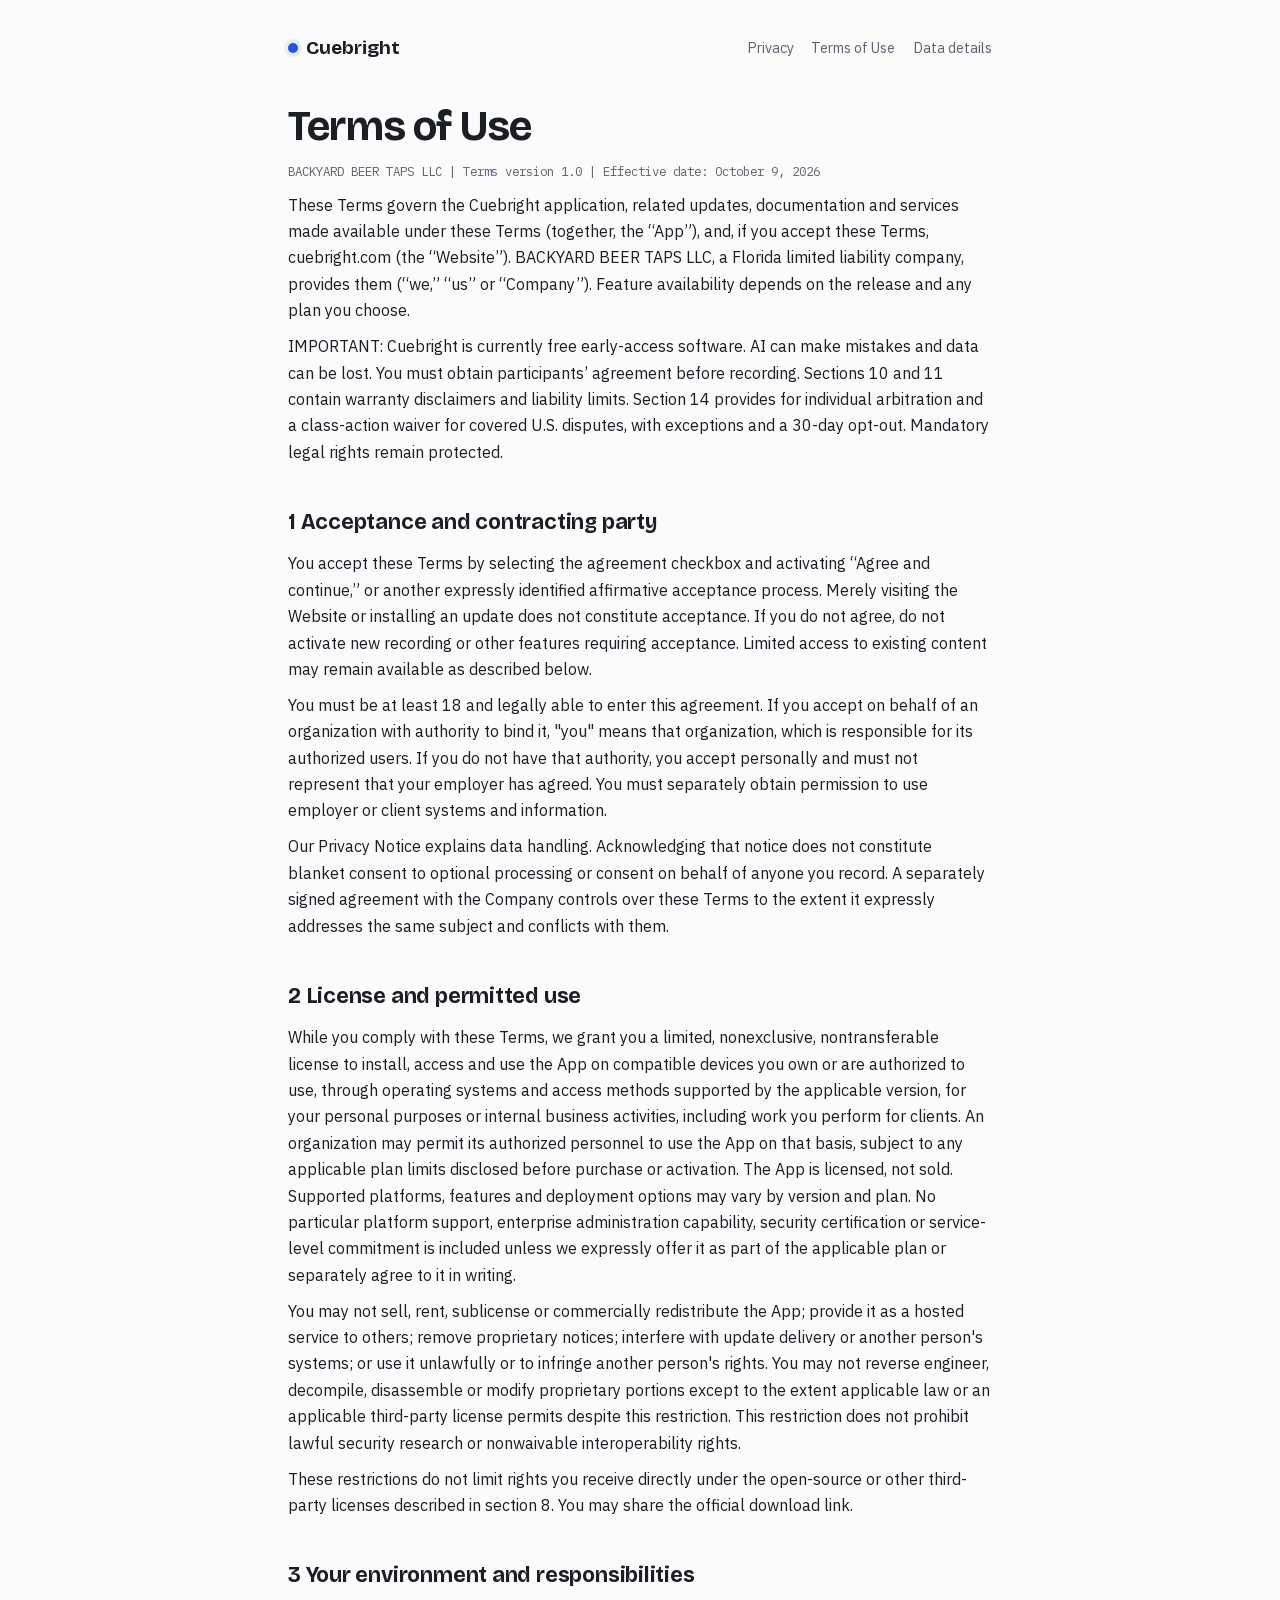
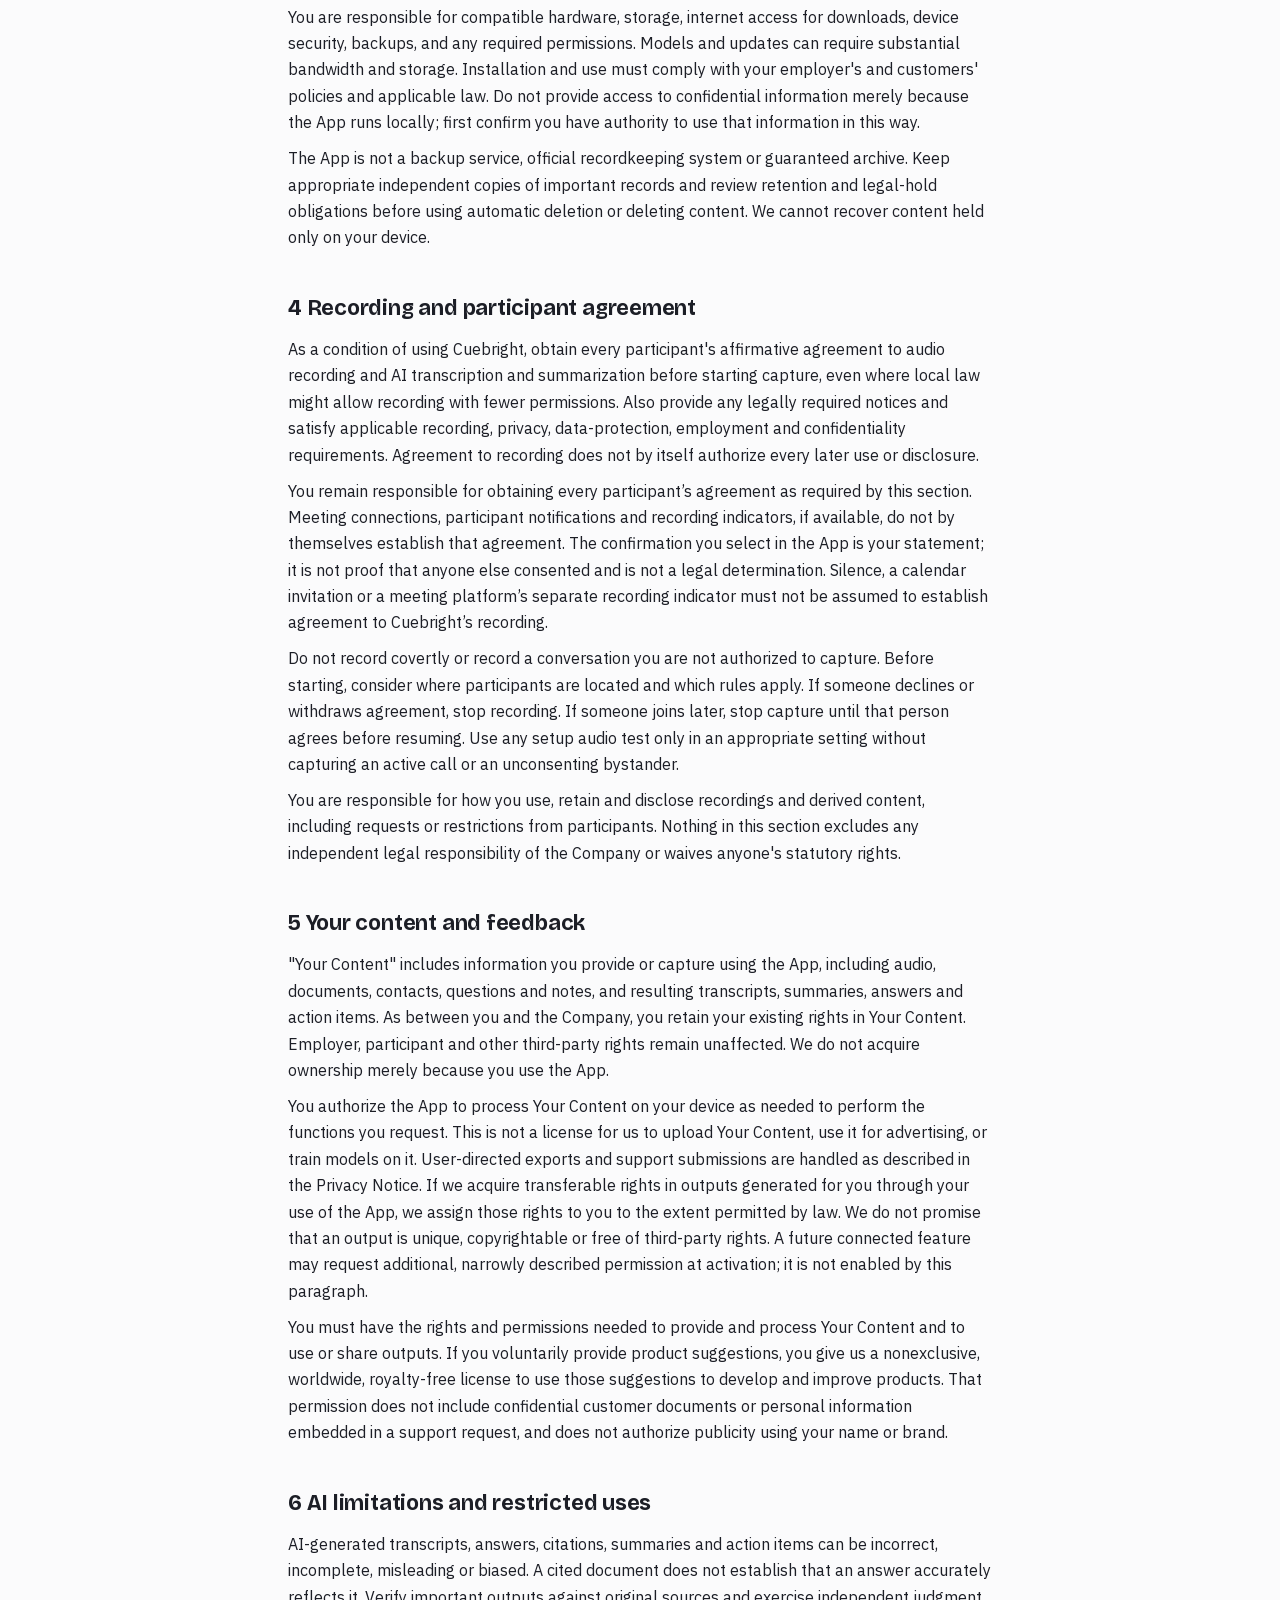
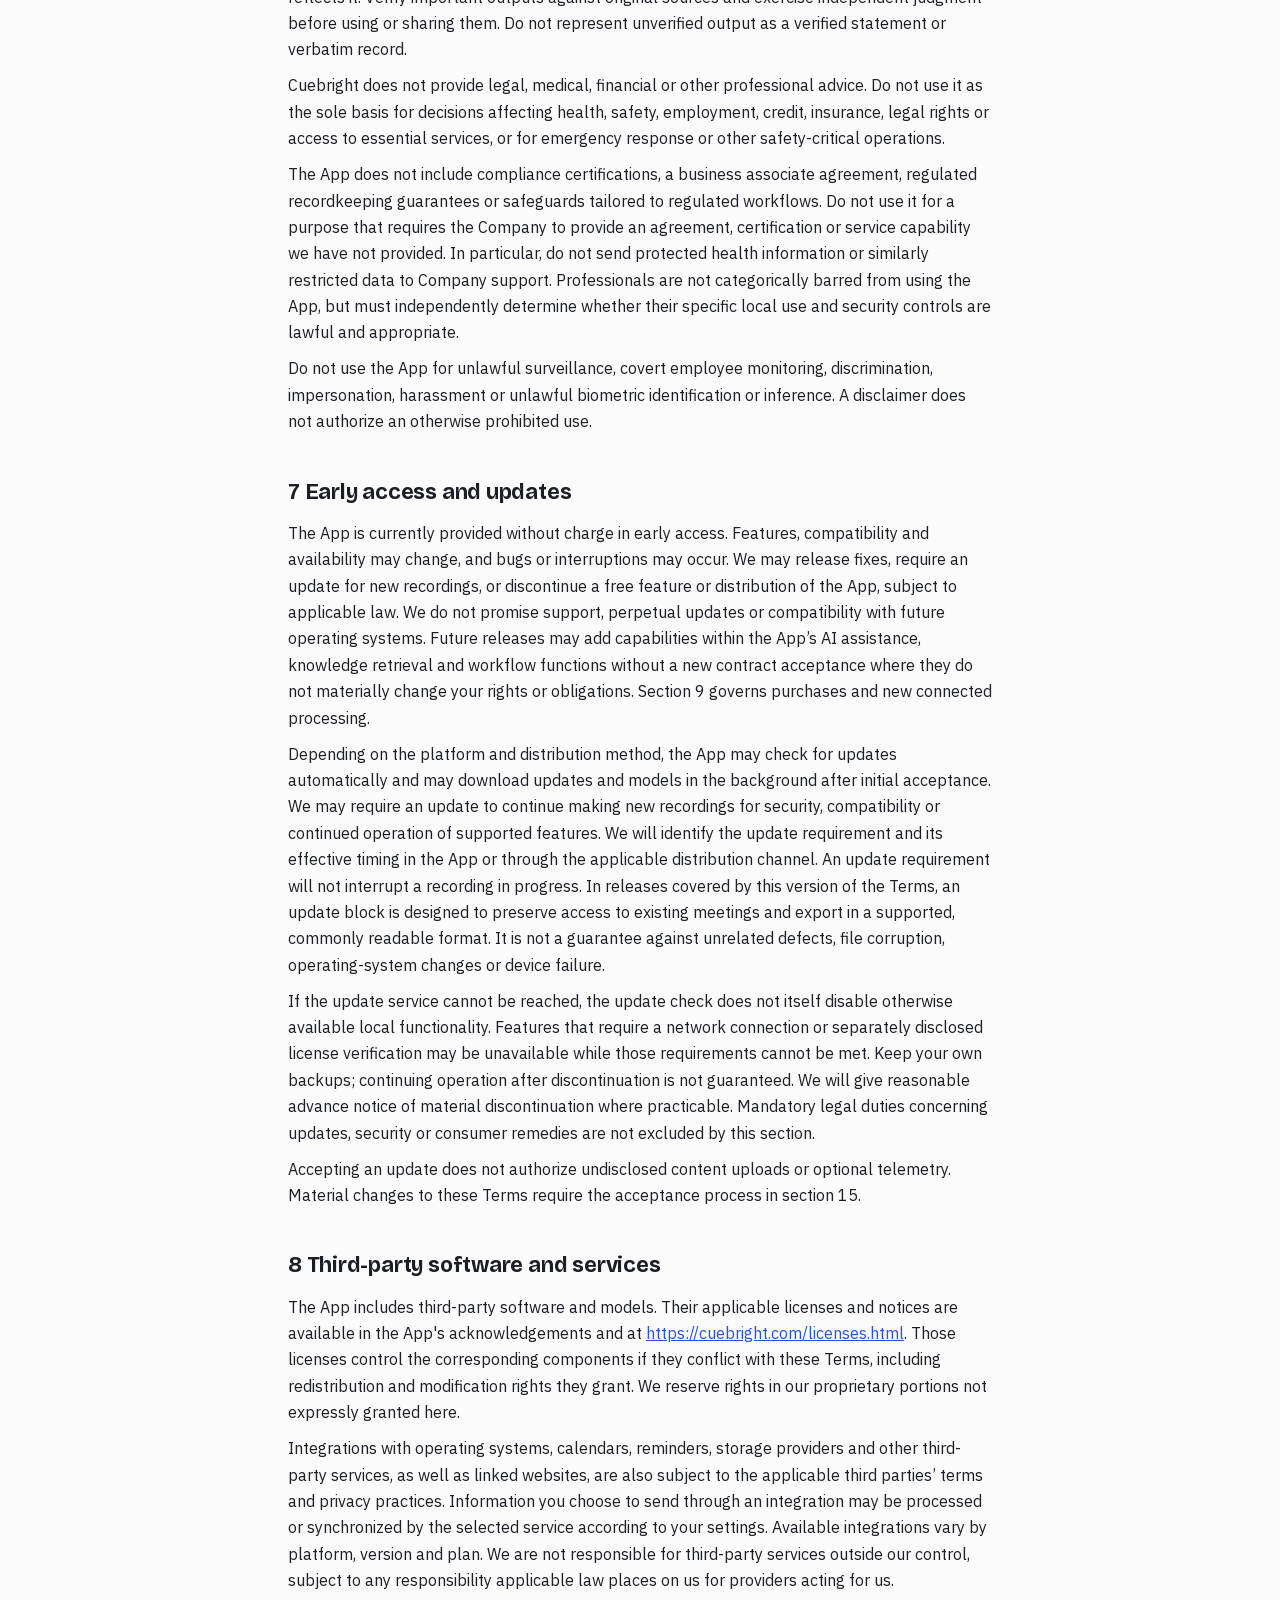
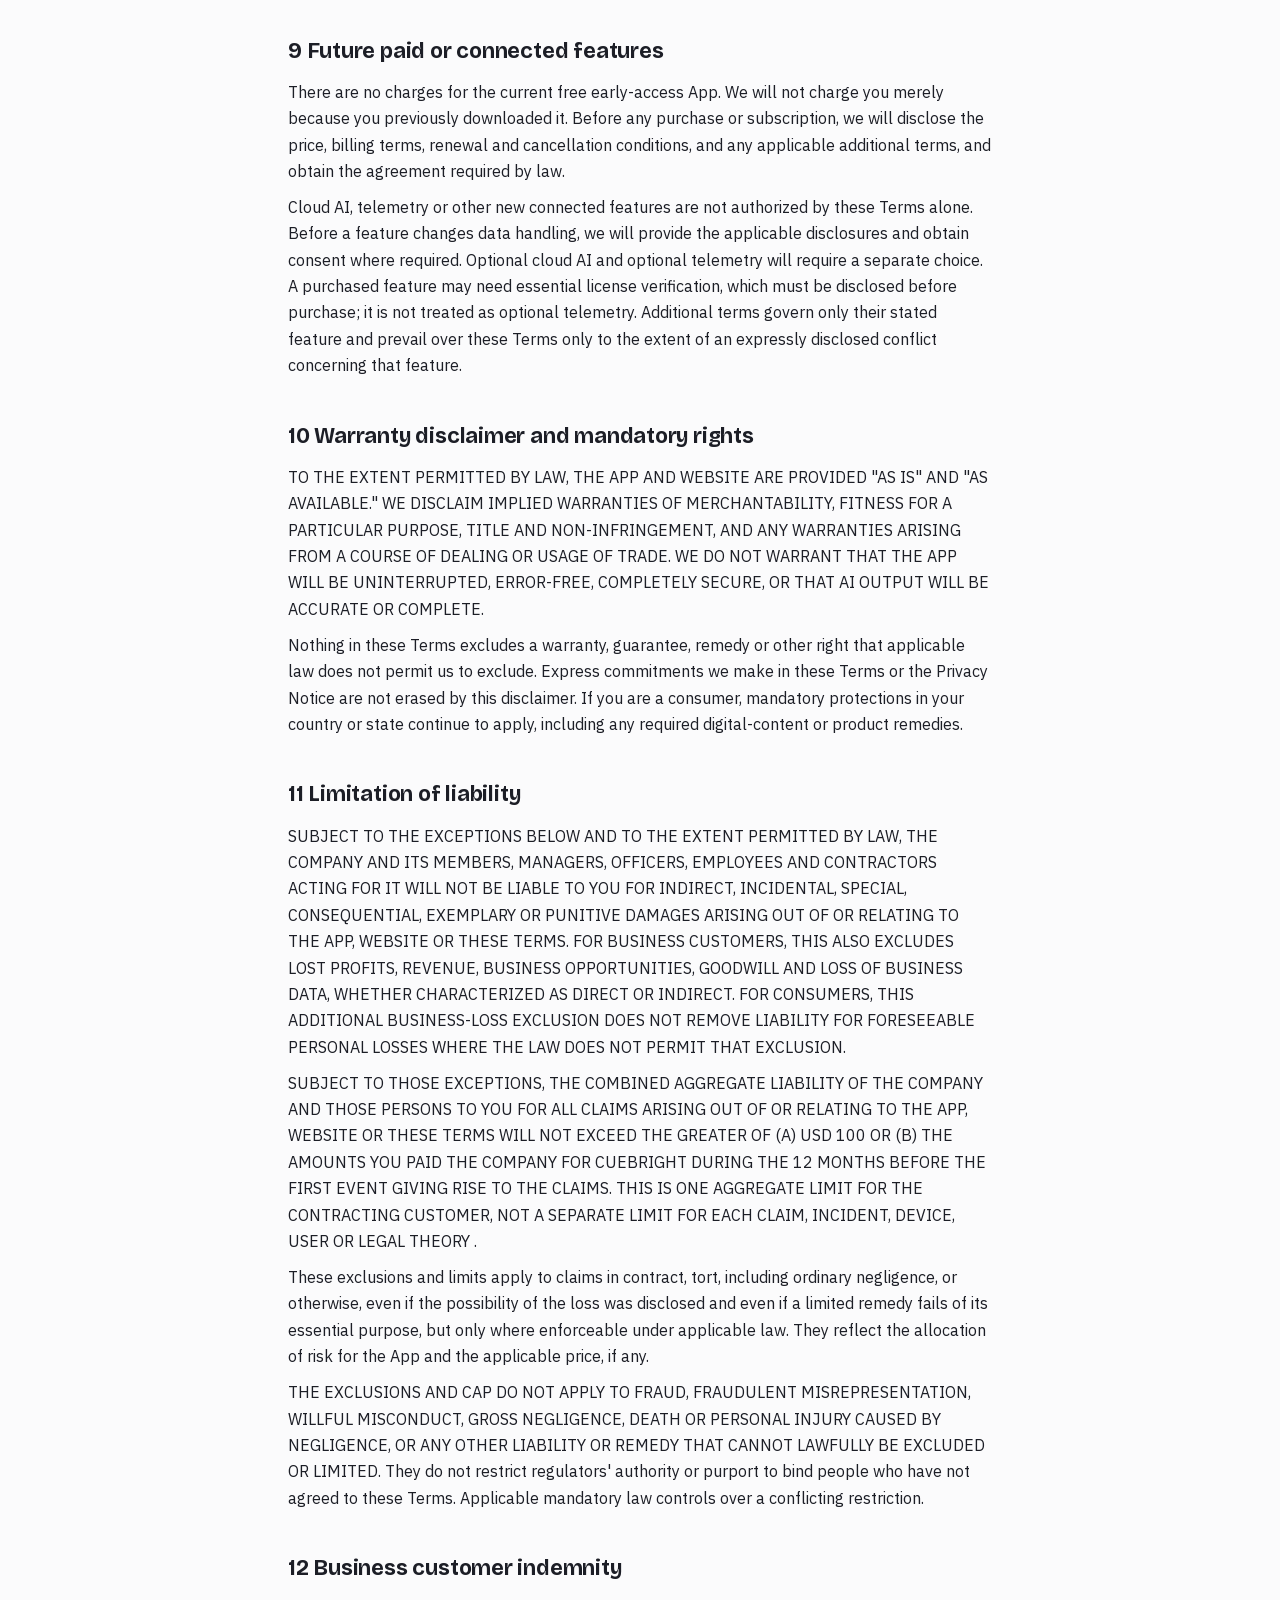
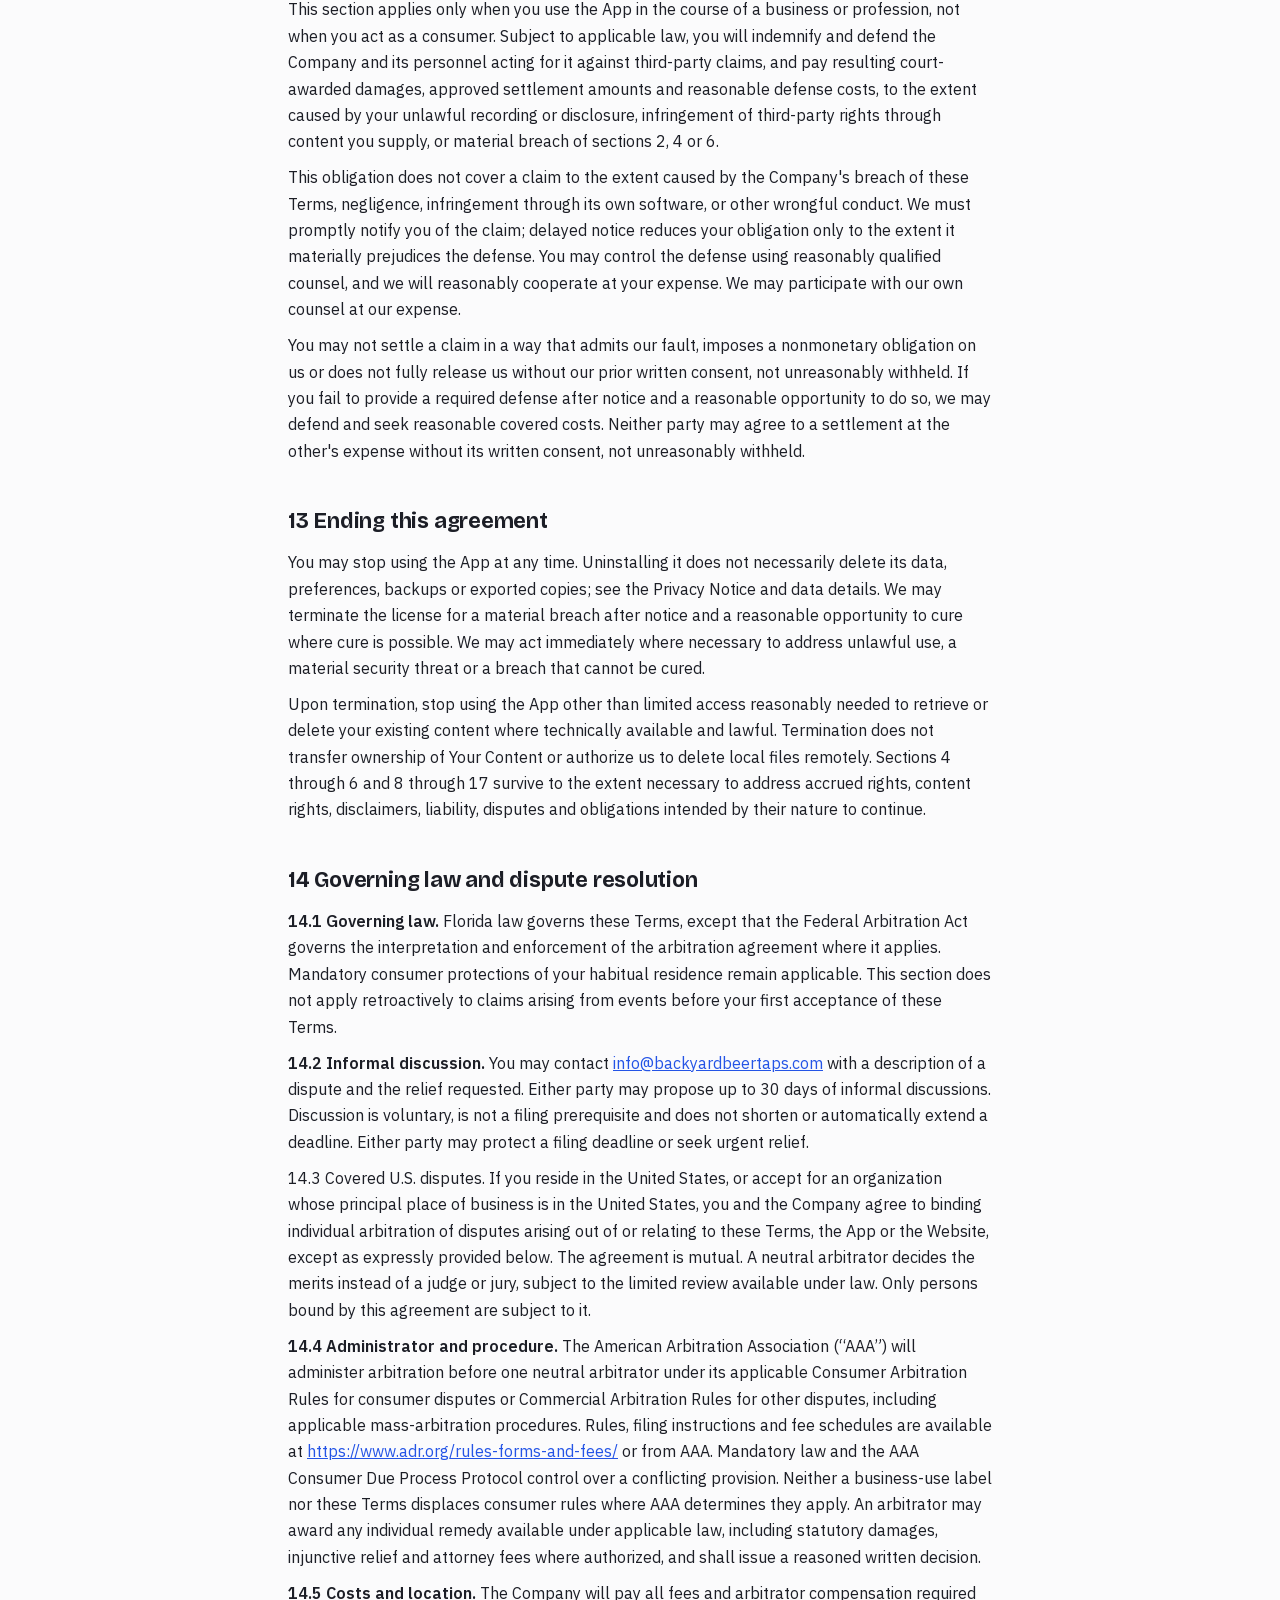
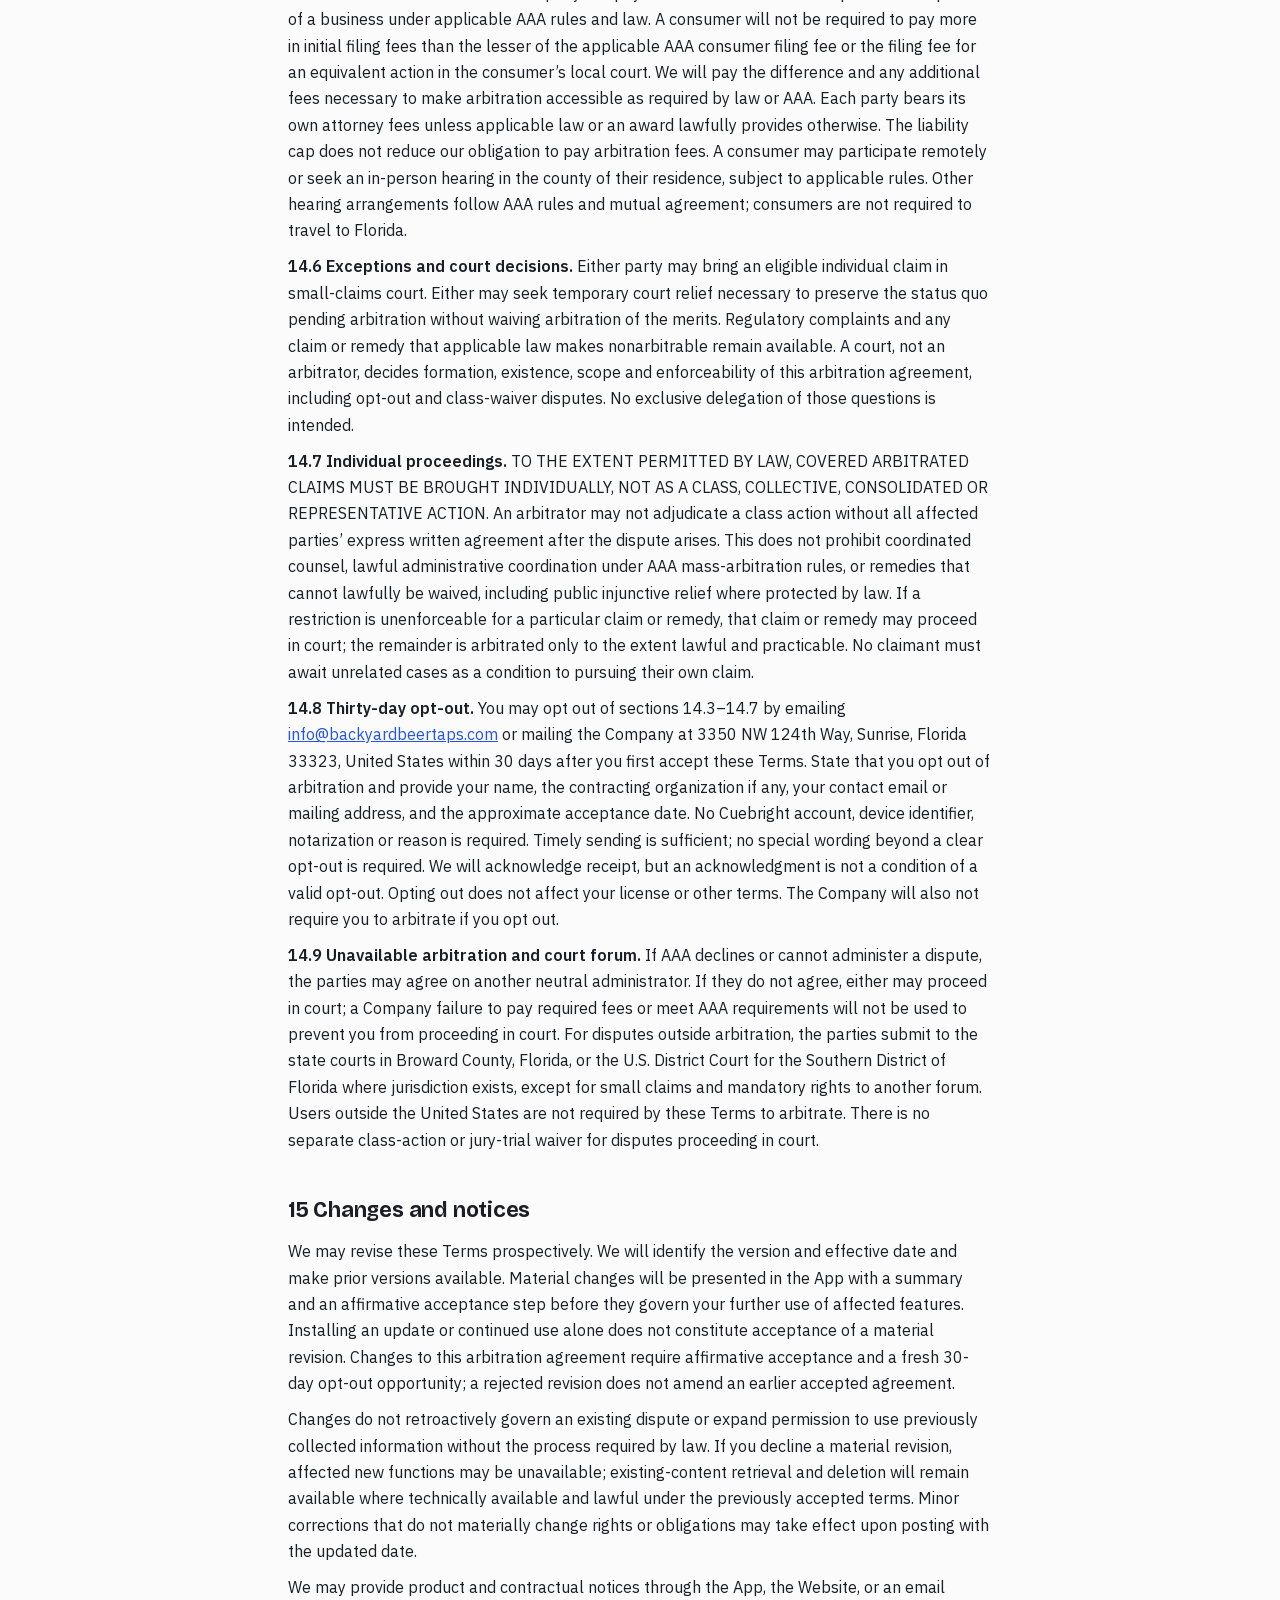
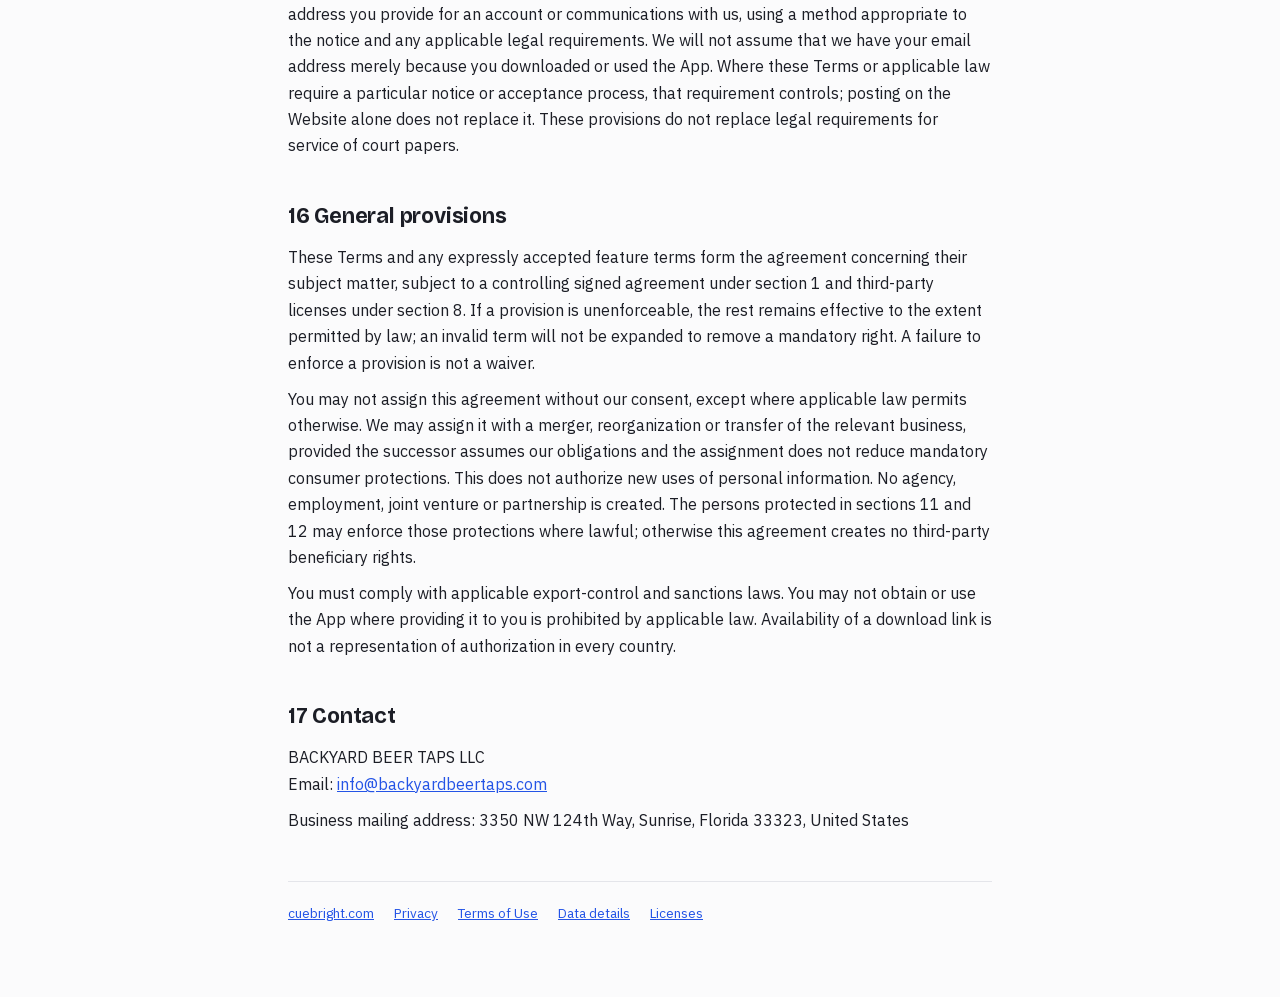
<file: docs/terms-1.0.html>
<!doctype html>
<html lang="en">
<head>
<meta charset="utf-8">
<meta name="viewport" content="width=device-width, initial-scale=1, viewport-fit=cover">
<title>Cuebright Terms of Use</title>
<meta name="description" content="The terms for using Cuebright, free early-access meeting software that runs on your Mac.">
<link rel="stylesheet" href="fonts/fonts.css">
<style>
/* Layout: one reading column with a summary box up top; same tokens as the Cuebright landing page. */
:root {
  --bg: #fbfbfc; --surface: #ffffff; --border: #e4e5ea; --text: #1c1e26; --text-2: #5f6370;
  --accent: #2454e6; --accent-wash: #e8edfc; --todo: #8a5a00; --todo-wash: #fbf0dd;
  --font-display: "Bricolage Grotesque", -apple-system, system-ui, sans-serif;
  --font-body: "IBM Plex Sans", -apple-system, system-ui, sans-serif;
  --font-mono: "IBM Plex Mono", ui-monospace, Menlo, monospace;
}
@media (prefers-color-scheme: dark) { :root:not([data-theme="light"]) {
  --bg: #1c1e22; --surface: #24262b; --border: #33353c; --text: #eef0f3; --text-2: #a3a7b0;
  --accent: #6b8ff5; --accent-wash: #1c2b52; --todo: #e8b65a; --todo-wash: #3a2c10; color-scheme: dark } }
:root[data-theme="dark"] {
  --bg: #1c1e22; --surface: #24262b; --border: #33353c; --text: #eef0f3; --text-2: #a3a7b0;
  --accent: #6b8ff5; --accent-wash: #1c2b52; --todo: #e8b65a; --todo-wash: #3a2c10; color-scheme: dark }
body { background: var(--bg); color: var(--text); font-family: var(--font-body); font-size: 1rem; line-height: 1.65; }
.wrap { max-width: 44rem; margin: 0 auto; padding-inline: max(16px, 4vw); padding-block: 1.5rem 4rem; }
a { color: var(--accent); }
:focus-visible { outline: 2px solid var(--accent); outline-offset: 3px; border-radius: 4px; }
.top { display: flex; justify-content: space-between; align-items: center; gap: 1rem; flex-wrap: wrap; margin-bottom: 2.5rem; }
.wordmark { font-family: var(--font-display); font-weight: 700; font-size: 1.2rem; text-decoration: none; color: var(--text); display: flex; align-items: center; gap: .5rem; }
.wordmark .dot { width: .65rem; height: .65rem; border-radius: 50%; background: var(--accent); box-shadow: 0 0 0 4px var(--accent-wash); }
.top nav { display: flex; gap: 1.1rem; font-size: .9rem; }
.top nav a { color: var(--text-2); text-decoration: none; }
h1 { font-family: var(--font-display); font-size: clamp(2rem, 5vw, 2.6rem); line-height: 1.1; letter-spacing: -0.02em; margin: 0; text-wrap: balance; }
.meta { font-family: var(--font-mono); font-size: .78rem; color: var(--text-2); margin-top: .75rem; }
.draft { margin-top: 1.25rem; padding: .8rem 1rem; border-radius: 10px; background: var(--todo-wash); color: var(--todo); font-size: .9rem; }
.summary { margin-top: 2rem; padding: 1.1rem 1.25rem; border: 1px solid var(--border); border-radius: 12px; background: var(--surface); }
.summary h2 { margin-top: 0; }
.summary ul { margin: .5rem 0 0; padding-left: 1.2rem; display: grid; gap: .35rem; }
h2 { font-family: var(--font-display); font-size: 1.35rem; letter-spacing: -0.01em; margin: 2.5rem 0 .6rem; text-wrap: balance; }
h3 { font-size: 1rem; margin: 1.5rem 0 .3rem; }
p, li { color: var(--text); }
p { margin: .6rem 0; }
ul { padding-left: 1.2rem; }
li { margin: .25rem 0; }
mark.todo { background: var(--todo-wash); color: var(--todo); padding: 0 .3rem; border-radius: 4px; font-weight: 500; }
.table-wrap { overflow-x: auto; margin: .8rem 0; }
table { border-collapse: collapse; width: 100%; font-size: .92rem; }
th, td { text-align: left; padding: .55rem .7rem; border-top: 1px solid var(--border); vertical-align: top; }
th { font-family: var(--font-mono); font-size: .72rem; text-transform: uppercase; letter-spacing: .06em; color: var(--text-2); font-weight: 500; }
code { font-family: var(--font-mono); font-size: .85em; background: var(--accent-wash); padding: .05rem .3rem; border-radius: 4px; }
footer { margin-top: 3rem; padding-top: 1.25rem; border-top: 1px solid var(--border); color: var(--text-2); font-size: .85rem; display: flex; gap: 1.25rem; flex-wrap: wrap; }
</style>

</head>
<body>
<div class="wrap">
  <header class="top">
    <a class="wordmark" href="./"><span class="dot" aria-hidden="true"></span>Cuebright</a>
    <nav aria-label="Legal"><a href="privacy.html">Privacy</a><a href="terms.html" aria-current="page">Terms of Use</a><a href="data.html">Data details</a></nav>
  </header>

  <main>
    <h1>Terms of Use</h1>
    <p class="meta">BACKYARD BEER TAPS LLC | Terms version 1.0 | Effective date: October 9, 2026</p>

    <p>These Terms govern the Cuebright application, related updates, documentation and services made available under these Terms (together, the “App”), and, if you accept these Terms, cuebright.com (the “Website”). BACKYARD BEER TAPS LLC, a Florida limited liability company, provides them (“we,” “us” or “Company”). Feature availability depends on the release and any plan you choose.</p>
    <p>IMPORTANT: Cuebright is currently free early-access software. AI can make mistakes and data can be lost. You must obtain participants’ agreement before recording. Sections 10 and 11 contain warranty disclaimers and liability limits. Section 14 provides for individual arbitration and a class-action waiver for covered U.S. disputes, with exceptions and a 30-day opt-out. Mandatory legal rights remain protected.</p>
    <h2 id="acceptance-and-contracting-party">1 Acceptance and contracting party</h2>
    <p>You accept these Terms by selecting the agreement checkbox and activating “Agree and continue,” or another expressly identified affirmative acceptance process. Merely visiting the Website or installing an update does not constitute acceptance. If you do not agree, do not activate new recording or other features requiring acceptance. Limited access to existing content may remain available as described below.</p>
    <p>You must be at least 18 and legally able to enter this agreement. If you accept on behalf of an organization with authority to bind it, "you" means that organization, which is responsible for its authorized users. If you do not have that authority, you accept personally and must not represent that your employer has agreed. You must separately obtain permission to use employer or client systems and information.</p>
    <p>Our Privacy Notice explains data handling. Acknowledging that notice does not constitute blanket consent to optional processing or consent on behalf of anyone you record. A separately signed agreement with the Company controls over these Terms to the extent it expressly addresses the same subject and conflicts with them.</p>
    <h2 id="license-and-permitted-use">2 License and permitted use</h2>
    <p>While you comply with these Terms, we grant you a limited, nonexclusive, nontransferable license to install, access and use the App on compatible devices you own or are authorized to use, through operating systems and access methods supported by the applicable version, for your personal purposes or internal business activities, including work you perform for clients. An organization may permit its authorized personnel to use the App on that basis, subject to any applicable plan limits disclosed before purchase or activation. The App is licensed, not sold. Supported platforms, features and deployment options may vary by version and plan. No particular platform support, enterprise administration capability, security certification or service-level commitment is included unless we expressly offer it as part of the applicable plan or separately agree to it in writing.</p>
    <p>You may not sell, rent, sublicense or commercially redistribute the App; provide it as a hosted service to others; remove proprietary notices; interfere with update delivery or another person's systems; or use it unlawfully or to infringe another person's rights. You may not reverse engineer, decompile, disassemble or modify proprietary portions except to the extent applicable law or an applicable third-party license permits despite this restriction. This restriction does not prohibit lawful security research or nonwaivable interoperability rights.</p>
    <p>These restrictions do not limit rights you receive directly under the open-source or other third-party licenses described in section 8. You may share the official download link.</p>
    <h2 id="your-environment-and-responsibilities">3 Your environment and responsibilities</h2>
    <p>You are responsible for compatible hardware, storage, internet access for downloads, device security, backups, and any required permissions. Models and updates can require substantial bandwidth and storage. Installation and use must comply with your employer's and customers' policies and applicable law. Do not provide access to confidential information merely because the App runs locally; first confirm you have authority to use that information in this way.</p>
    <p>The App is not a backup service, official recordkeeping system or guaranteed archive. Keep appropriate independent copies of important records and review retention and legal-hold obligations before using automatic deletion or deleting content. We cannot recover content held only on your device.</p>
    <h2 id="recording-and-participant-agreement">4 Recording and participant agreement</h2>
    <p>As a condition of using Cuebright, obtain every participant's affirmative agreement to audio recording and AI transcription and summarization before starting capture, even where local law might allow recording with fewer permissions. Also provide any legally required notices and satisfy applicable recording, privacy, data-protection, employment and confidentiality requirements. Agreement to recording does not by itself authorize every later use or disclosure.</p>
    <p>You remain responsible for obtaining every participant’s agreement as required by this section. Meeting connections, participant notifications and recording indicators, if available, do not by themselves establish that agreement. The confirmation you select in the App is your statement; it is not proof that anyone else consented and is not a legal determination. Silence, a calendar invitation or a meeting platform’s separate recording indicator must not be assumed to establish agreement to Cuebright’s recording.</p>
    <p>Do not record covertly or record a conversation you are not authorized to capture. Before starting, consider where participants are located and which rules apply. If someone declines or withdraws agreement, stop recording. If someone joins later, stop capture until that person agrees before resuming. Use any setup audio test only in an appropriate setting without capturing an active call or an unconsenting bystander.</p>
    <p>You are responsible for how you use, retain and disclose recordings and derived content, including requests or restrictions from participants. Nothing in this section excludes any independent legal responsibility of the Company or waives anyone's statutory rights.</p>
    <h2 id="your-content-and-feedback">5 Your content and feedback</h2>
    <p>"Your Content" includes information you provide or capture using the App, including audio, documents, contacts, questions and notes, and resulting transcripts, summaries, answers and action items. As between you and the Company, you retain your existing rights in Your Content. Employer, participant and other third-party rights remain unaffected. We do not acquire ownership merely because you use the App.</p>
    <p>You authorize the App to process Your Content on your device as needed to perform the functions you request. This is not a license for us to upload Your Content, use it for advertising, or train models on it. User-directed exports and support submissions are handled as described in the Privacy Notice. If we acquire transferable rights in outputs generated for you through your use of the App, we assign those rights to you to the extent permitted by law. We do not promise that an output is unique, copyrightable or free of third-party rights. A future connected feature may request additional, narrowly described permission at activation; it is not enabled by this paragraph.</p>
    <p>You must have the rights and permissions needed to provide and process Your Content and to use or share outputs. If you voluntarily provide product suggestions, you give us a nonexclusive, worldwide, royalty-free license to use those suggestions to develop and improve products. That permission does not include confidential customer documents or personal information embedded in a support request, and does not authorize publicity using your name or brand.</p>
    <h2 id="ai-limitations-and-restricted-uses">6 AI limitations and restricted uses</h2>
    <p>AI-generated transcripts, answers, citations, summaries and action items can be incorrect, incomplete, misleading or biased. A cited document does not establish that an answer accurately reflects it. Verify important outputs against original sources and exercise independent judgment before using or sharing them. Do not represent unverified output as a verified statement or verbatim record.</p>
    <p>Cuebright does not provide legal, medical, financial or other professional advice. Do not use it as the sole basis for decisions affecting health, safety, employment, credit, insurance, legal rights or access to essential services, or for emergency response or other safety-critical operations.</p>
    <p>The App does not include compliance certifications, a business associate agreement, regulated recordkeeping guarantees or safeguards tailored to regulated workflows. Do not use it for a purpose that requires the Company to provide an agreement, certification or service capability we have not provided. In particular, do not send protected health information or similarly restricted data to Company support. Professionals are not categorically barred from using the App, but must independently determine whether their specific local use and security controls are lawful and appropriate.</p>
    <p>Do not use the App for unlawful surveillance, covert employee monitoring, discrimination, impersonation, harassment or unlawful biometric identification or inference. A disclaimer does not authorize an otherwise prohibited use.</p>
    <h2 id="early-access-and-updates">7 Early access and updates</h2>
    <p>The App is currently provided without charge in early access. Features, compatibility and availability may change, and bugs or interruptions may occur. We may release fixes, require an update for new recordings, or discontinue a free feature or distribution of the App, subject to applicable law. We do not promise support, perpetual updates or compatibility with future operating systems. Future releases may add capabilities within the App’s AI assistance, knowledge retrieval and workflow functions without a new contract acceptance where they do not materially change your rights or obligations. Section 9 governs purchases and new connected processing.</p>
    <p>Depending on the platform and distribution method, the App may check for updates automatically and may download updates and models in the background after initial acceptance. We may require an update to continue making new recordings for security, compatibility or continued operation of supported features. We will identify the update requirement and its effective timing in the App or through the applicable distribution channel. An update requirement will not interrupt a recording in progress. In releases covered by this version of the Terms, an update block is designed to preserve access to existing meetings and export in a supported, commonly readable format. It is not a guarantee against unrelated defects, file corruption, operating-system changes or device failure.</p>
    <p>If the update service cannot be reached, the update check does not itself disable otherwise available local functionality. Features that require a network connection or separately disclosed license verification may be unavailable while those requirements cannot be met. Keep your own backups; continuing operation after discontinuation is not guaranteed. We will give reasonable advance notice of material discontinuation where practicable. Mandatory legal duties concerning updates, security or consumer remedies are not excluded by this section.</p>
    <p>Accepting an update does not authorize undisclosed content uploads or optional telemetry. Material changes to these Terms require the acceptance process in section 15.</p>
    <h2 id="third-party-software-and-services">8 Third-party software and services</h2>
    <p>The App includes third-party software and models. Their applicable licenses and notices are available in the App's acknowledgements and at <a href="https://cuebright.com/licenses.html">https://cuebright.com/licenses.html</a>. Those licenses control the corresponding components if they conflict with these Terms, including redistribution and modification rights they grant. We reserve rights in our proprietary portions not expressly granted here.</p>
    <p>Integrations with operating systems, calendars, reminders, storage providers and other third-party services, as well as linked websites, are also subject to the applicable third parties’ terms and privacy practices. Information you choose to send through an integration may be processed or synchronized by the selected service according to your settings. Available integrations vary by platform, version and plan. We are not responsible for third-party services outside our control, subject to any responsibility applicable law places on us for providers acting for us.</p>
    <h2 id="future-paid-or-connected-features">9 Future paid or connected features</h2>
    <p>There are no charges for the current free early-access App. We will not charge you merely because you previously downloaded it. Before any purchase or subscription, we will disclose the price, billing terms, renewal and cancellation conditions, and any applicable additional terms, and obtain the agreement required by law.</p>
    <p>Cloud AI, telemetry or other new connected features are not authorized by these Terms alone. Before a feature changes data handling, we will provide the applicable disclosures and obtain consent where required. Optional cloud AI and optional telemetry will require a separate choice. A purchased feature may need essential license verification, which must be disclosed before purchase; it is not treated as optional telemetry. Additional terms govern only their stated feature and prevail over these Terms only to the extent of an expressly disclosed conflict concerning that feature.</p>
    <h2 id="warranty-disclaimer-and-mandatory-rights">10 Warranty disclaimer and mandatory rights</h2>
    <p>TO THE EXTENT PERMITTED BY LAW, THE APP AND WEBSITE ARE PROVIDED "AS IS" AND "AS AVAILABLE." WE DISCLAIM IMPLIED WARRANTIES OF MERCHANTABILITY, FITNESS FOR A PARTICULAR PURPOSE, TITLE AND NON-INFRINGEMENT, AND ANY WARRANTIES ARISING FROM A COURSE OF DEALING OR USAGE OF TRADE. WE DO NOT WARRANT THAT THE APP WILL BE UNINTERRUPTED, ERROR-FREE, COMPLETELY SECURE, OR THAT AI OUTPUT WILL BE ACCURATE OR COMPLETE.</p>
    <p>Nothing in these Terms excludes a warranty, guarantee, remedy or other right that applicable law does not permit us to exclude. Express commitments we make in these Terms or the Privacy Notice are not erased by this disclaimer. If you are a consumer, mandatory protections in your country or state continue to apply, including any required digital-content or product remedies.</p>
    <h2 id="limitation-of-liability">11 Limitation of liability</h2>
    <p>SUBJECT TO THE EXCEPTIONS BELOW AND TO THE EXTENT PERMITTED BY LAW, THE COMPANY AND ITS MEMBERS, MANAGERS, OFFICERS, EMPLOYEES AND CONTRACTORS ACTING FOR IT WILL NOT BE LIABLE TO YOU FOR INDIRECT, INCIDENTAL, SPECIAL, CONSEQUENTIAL, EXEMPLARY OR PUNITIVE DAMAGES ARISING OUT OF OR RELATING TO THE APP, WEBSITE OR THESE TERMS. FOR BUSINESS CUSTOMERS, THIS ALSO EXCLUDES LOST PROFITS, REVENUE, BUSINESS OPPORTUNITIES, GOODWILL AND LOSS OF BUSINESS DATA, WHETHER CHARACTERIZED AS DIRECT OR INDIRECT. FOR CONSUMERS, THIS ADDITIONAL BUSINESS-LOSS EXCLUSION DOES NOT REMOVE LIABILITY FOR FORESEEABLE PERSONAL LOSSES WHERE THE LAW DOES NOT PERMIT THAT EXCLUSION.</p>
    <p>SUBJECT TO THOSE EXCEPTIONS, THE COMBINED AGGREGATE LIABILITY OF THE COMPANY AND THOSE PERSONS TO YOU FOR ALL CLAIMS ARISING OUT OF OR RELATING TO THE APP, WEBSITE OR THESE TERMS WILL NOT EXCEED THE GREATER OF (A) USD 100 OR (B) THE AMOUNTS YOU PAID THE COMPANY FOR CUEBRIGHT DURING THE 12 MONTHS BEFORE THE FIRST EVENT GIVING RISE TO THE CLAIMS. THIS IS ONE AGGREGATE LIMIT FOR THE CONTRACTING CUSTOMER, NOT A SEPARATE LIMIT FOR EACH CLAIM, INCIDENT, DEVICE, USER OR LEGAL THEORY .</p>
    <p>These exclusions and limits apply to claims in contract, tort, including ordinary negligence, or otherwise, even if the possibility of the loss was disclosed and even if a limited remedy fails of its essential purpose, but only where enforceable under applicable law. They reflect the allocation of risk for the App and the applicable price, if any.</p>
    <p>THE EXCLUSIONS AND CAP DO NOT APPLY TO FRAUD, FRAUDULENT MISREPRESENTATION, WILLFUL MISCONDUCT, GROSS NEGLIGENCE, DEATH OR PERSONAL INJURY CAUSED BY NEGLIGENCE, OR ANY OTHER LIABILITY OR REMEDY THAT CANNOT LAWFULLY BE EXCLUDED OR LIMITED. They do not restrict regulators' authority or purport to bind people who have not agreed to these Terms. Applicable mandatory law controls over a conflicting restriction.</p>
    <h2 id="business-customer-indemnity">12 Business customer indemnity</h2>
    <p>This section applies only when you use the App in the course of a business or profession, not when you act as a consumer. Subject to applicable law, you will indemnify and defend the Company and its personnel acting for it against third-party claims, and pay resulting court-awarded damages, approved settlement amounts and reasonable defense costs, to the extent caused by your unlawful recording or disclosure, infringement of third-party rights through content you supply, or material breach of sections 2, 4 or 6.</p>
    <p>This obligation does not cover a claim to the extent caused by the Company's breach of these Terms, negligence, infringement through its own software, or other wrongful conduct. We must promptly notify you of the claim; delayed notice reduces your obligation only to the extent it materially prejudices the defense. You may control the defense using reasonably qualified counsel, and we will reasonably cooperate at your expense. We may participate with our own counsel at our expense.</p>
    <p>You may not settle a claim in a way that admits our fault, imposes a nonmonetary obligation on us or does not fully release us without our prior written consent, not unreasonably withheld. If you fail to provide a required defense after notice and a reasonable opportunity to do so, we may defend and seek reasonable covered costs. Neither party may agree to a settlement at the other's expense without its written consent, not unreasonably withheld.</p>
    <h2 id="ending-this-agreement">13 Ending this agreement</h2>
    <p>You may stop using the App at any time. Uninstalling it does not necessarily delete its data, preferences, backups or exported copies; see the Privacy Notice and data details. We may terminate the license for a material breach after notice and a reasonable opportunity to cure where cure is possible. We may act immediately where necessary to address unlawful use, a material security threat or a breach that cannot be cured.</p>
    <p>Upon termination, stop using the App other than limited access reasonably needed to retrieve or delete your existing content where technically available and lawful. Termination does not transfer ownership of Your Content or authorize us to delete local files remotely. Sections 4 through 6 and 8 through 17 survive to the extent necessary to address accrued rights, content rights, disclaimers, liability, disputes and obligations intended by their nature to continue.</p>
    <h2 id="governing-law-and-dispute-resolution">14 Governing law and dispute resolution</h2>
    <p><strong>14.1 Governing law.</strong> Florida law governs these Terms, except that the Federal Arbitration Act governs the interpretation and enforcement of the arbitration agreement where it applies. Mandatory consumer protections of your habitual residence remain applicable. This section does not apply retroactively to claims arising from events before your first acceptance of these Terms.</p>
    <p><strong>14.2 Informal discussion.</strong> You may contact <a href="mailto:info@backyardbeertaps.com">info@backyardbeertaps.com</a> with a description of a dispute and the relief requested. Either party may propose up to 30 days of informal discussions. Discussion is voluntary, is not a filing prerequisite and does not shorten or automatically extend a deadline. Either party may protect a filing deadline or seek urgent relief.</p>
    <p>14.3 Covered U.S. disputes. If you reside in the United States, or accept for an organization whose principal place of business is in the United States, you and the Company agree to binding individual arbitration of disputes arising out of or relating to these Terms, the App or the Website, except as expressly provided below. The agreement is mutual. A neutral arbitrator decides the merits instead of a judge or jury, subject to the limited review available under law. Only persons bound by this agreement are subject to it.</p>
    <p><strong>14.4 Administrator and procedure.</strong> The American Arbitration Association (“AAA”) will administer arbitration before one neutral arbitrator under its applicable Consumer Arbitration Rules for consumer disputes or Commercial Arbitration Rules for other disputes, including applicable mass-arbitration procedures. Rules, filing instructions and fee schedules are available at <a href="https://www.adr.org/rules-forms-and-fees/">https://www.adr.org/rules-forms-and-fees/</a> or from AAA. Mandatory law and the AAA Consumer Due Process Protocol control over a conflicting provision. Neither a business-use label nor these Terms displaces consumer rules where AAA determines they apply. An arbitrator may award any individual remedy available under applicable law, including statutory damages, injunctive relief and attorney fees where authorized, and shall issue a reasoned written decision.</p>
    <p><strong>14.5 Costs and location.</strong> The Company will pay all fees and arbitrator compensation required of a business under applicable AAA rules and law. A consumer will not be required to pay more in initial filing fees than the lesser of the applicable AAA consumer filing fee or the filing fee for an equivalent action in the consumer’s local court. We will pay the difference and any additional fees necessary to make arbitration accessible as required by law or AAA. Each party bears its own attorney fees unless applicable law or an award lawfully provides otherwise. The liability cap does not reduce our obligation to pay arbitration fees. A consumer may participate remotely or seek an in-person hearing in the county of their residence, subject to applicable rules. Other hearing arrangements follow AAA rules and mutual agreement; consumers are not required to travel to Florida.</p>
    <p><strong>14.6 Exceptions and court decisions.</strong> Either party may bring an eligible individual claim in small-claims court. Either may seek temporary court relief necessary to preserve the status quo pending arbitration without waiving arbitration of the merits. Regulatory complaints and any claim or remedy that applicable law makes nonarbitrable remain available. A court, not an arbitrator, decides formation, existence, scope and enforceability of this arbitration agreement, including opt-out and class-waiver disputes. No exclusive delegation of those questions is intended.</p>
    <p><strong>14.7 Individual proceedings.</strong> TO THE EXTENT PERMITTED BY LAW, COVERED ARBITRATED CLAIMS MUST BE BROUGHT INDIVIDUALLY, NOT AS A CLASS, COLLECTIVE, CONSOLIDATED OR REPRESENTATIVE ACTION. An arbitrator may not adjudicate a class action without all affected parties’ express written agreement after the dispute arises. This does not prohibit coordinated counsel, lawful administrative coordination under AAA mass-arbitration rules, or remedies that cannot lawfully be waived, including public injunctive relief where protected by law. If a restriction is unenforceable for a particular claim or remedy, that claim or remedy may proceed in court; the remainder is arbitrated only to the extent lawful and practicable. No claimant must await unrelated cases as a condition to pursuing their own claim.</p>
    <p><strong>14.8 Thirty-day opt-out.</strong> You may opt out of sections 14.3–14.7 by emailing <a href="mailto:info@backyardbeertaps.com">info@backyardbeertaps.com</a> or mailing the Company at 3350 NW 124th Way, Sunrise, Florida 33323, United States within 30 days after you first accept these Terms. State that you opt out of arbitration and provide your name, the contracting organization if any, your contact email or mailing address, and the approximate acceptance date. No Cuebright account, device identifier, notarization or reason is required. Timely sending is sufficient; no special wording beyond a clear opt-out is required. We will acknowledge receipt, but an acknowledgment is not a condition of a valid opt-out. Opting out does not affect your license or other terms. The Company will also not require you to arbitrate if you opt out.</p>
    <p><strong>14.9 Unavailable arbitration and court forum.</strong> If AAA declines or cannot administer a dispute, the parties may agree on another neutral administrator. If they do not agree, either may proceed in court; a Company failure to pay required fees or meet AAA requirements will not be used to prevent you from proceeding in court. For disputes outside arbitration, the parties submit to the state courts in Broward County, Florida, or the U.S. District Court for the Southern District of Florida where jurisdiction exists, except for small claims and mandatory rights to another forum. Users outside the United States are not required by these Terms to arbitrate. There is no separate class-action or jury-trial waiver for disputes proceeding in court.</p>
    <h2 id="changes-and-notices">15 Changes and notices</h2>
    <p>We may revise these Terms prospectively. We will identify the version and effective date and make prior versions available. Material changes will be presented in the App with a summary and an affirmative acceptance step before they govern your further use of affected features. Installing an update or continued use alone does not constitute acceptance of a material revision. Changes to this arbitration agreement require affirmative acceptance and a fresh 30-day opt-out opportunity; a rejected revision does not amend an earlier accepted agreement.</p>
    <p>Changes do not retroactively govern an existing dispute or expand permission to use previously collected information without the process required by law. If you decline a material revision, affected new functions may be unavailable; existing-content retrieval and deletion will remain available where technically available and lawful under the previously accepted terms. Minor corrections that do not materially change rights or obligations may take effect upon posting with the updated date.</p>
    <p>We may provide product and contractual notices through the App, the Website, or an email address you provide for an account or communications with us, using a method appropriate to the notice and any applicable legal requirements. We will not assume that we have your email address merely because you downloaded or used the App. Where these Terms or applicable law require a particular notice or acceptance process, that requirement controls; posting on the Website alone does not replace it. These provisions do not replace legal requirements for service of court papers.</p>
    <h2 id="general-provisions">16 General provisions</h2>
    <p>These Terms and any expressly accepted feature terms form the agreement concerning their subject matter, subject to a controlling signed agreement under section 1 and third-party licenses under section 8. If a provision is unenforceable, the rest remains effective to the extent permitted by law; an invalid term will not be expanded to remove a mandatory right. A failure to enforce a provision is not a waiver.</p>
    <p>You may not assign this agreement without our consent, except where applicable law permits otherwise. We may assign it with a merger, reorganization or transfer of the relevant business, provided the successor assumes our obligations and the assignment does not reduce mandatory consumer protections. This does not authorize new uses of personal information. No agency, employment, joint venture or partnership is created. The persons protected in sections 11 and 12 may enforce those protections where lawful; otherwise this agreement creates no third-party beneficiary rights.</p>
    <p>You must comply with applicable export-control and sanctions laws. You may not obtain or use the App where providing it to you is prohibited by applicable law. Availability of a download link is not a representation of authorization in every country.</p>
    <h2 id="contact">17 Contact</h2>
    <p>BACKYARD BEER TAPS LLC<br>Email: <a href="mailto:info@backyardbeertaps.com">info@backyardbeertaps.com</a></p>
    <p>Business mailing address: 3350 NW 124th Way, Sunrise, Florida 33323, United States</p>
  </main>

  <footer><a href="./">cuebright.com</a><a href="privacy.html">Privacy</a><a href="terms.html">Terms of Use</a><a href="data.html">Data details</a><a href="licenses.html">Licenses</a></footer>
</div>

</body>
</html>
</file>
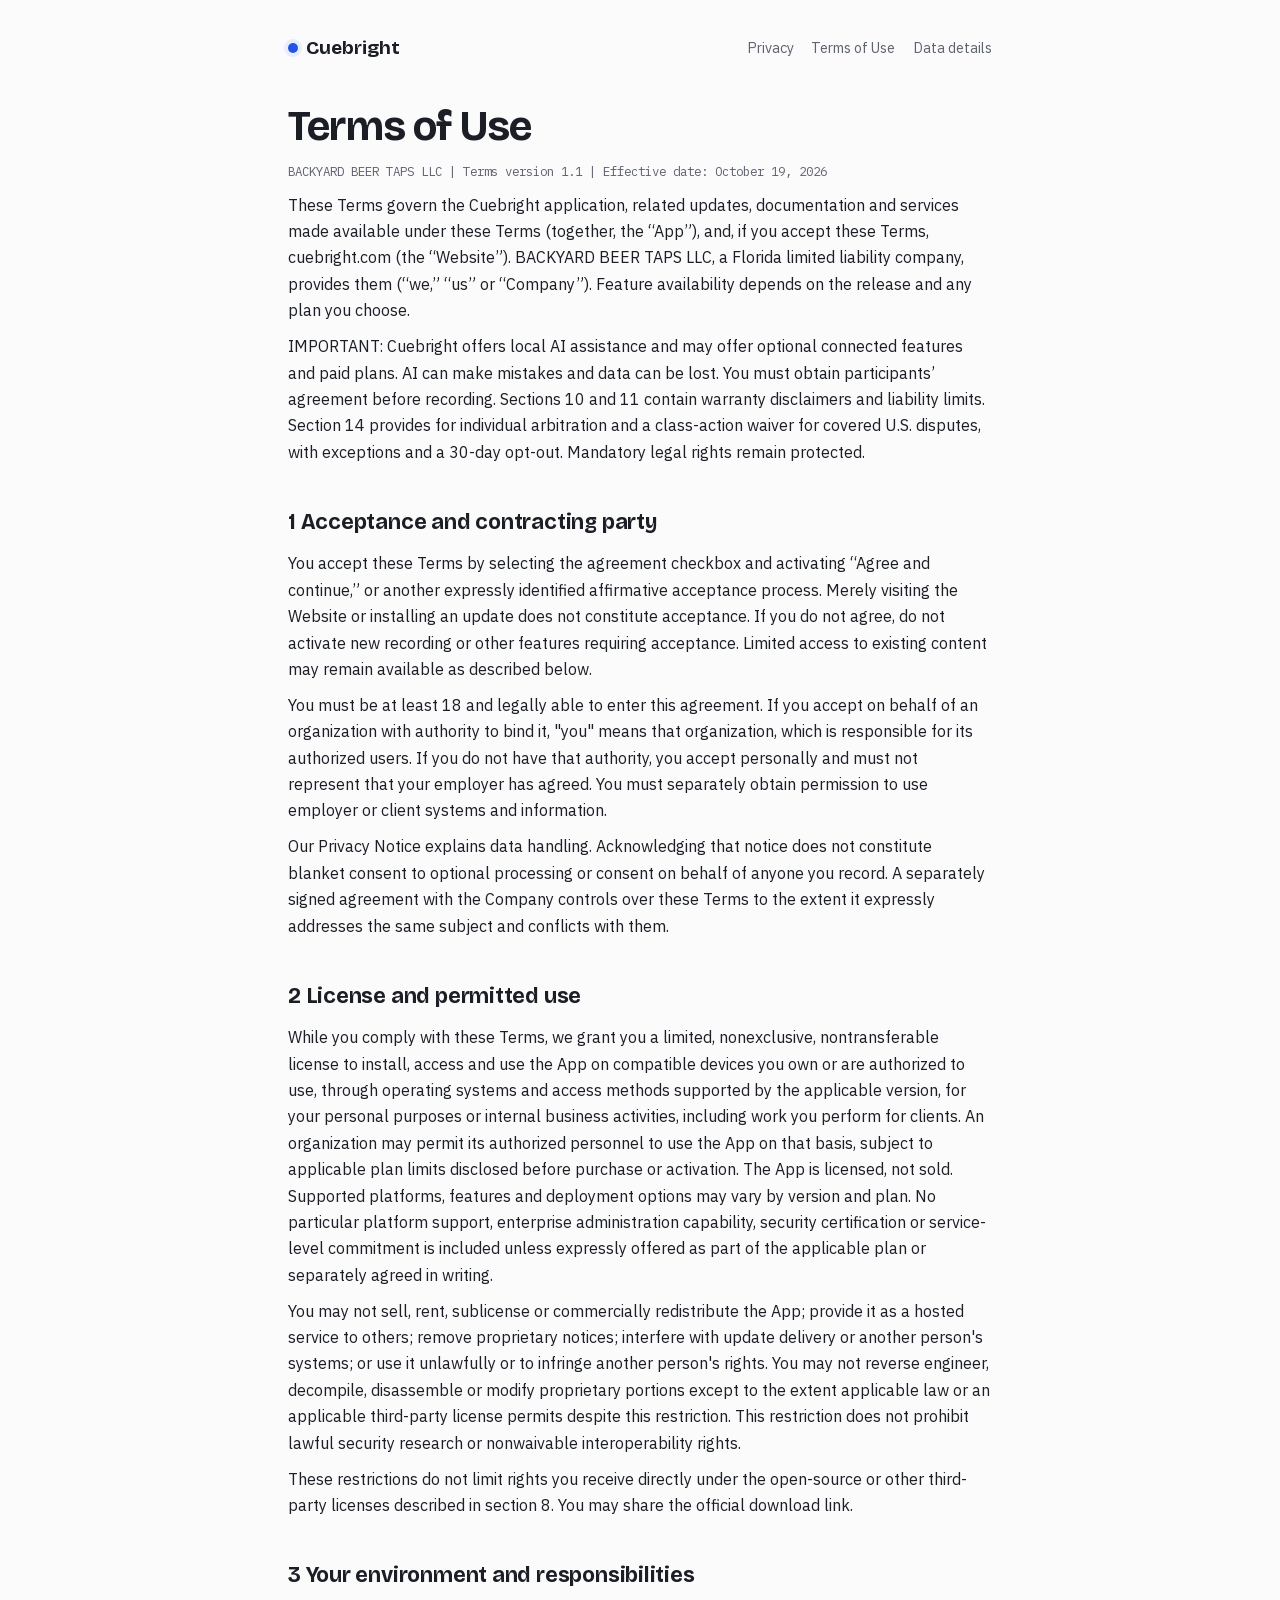
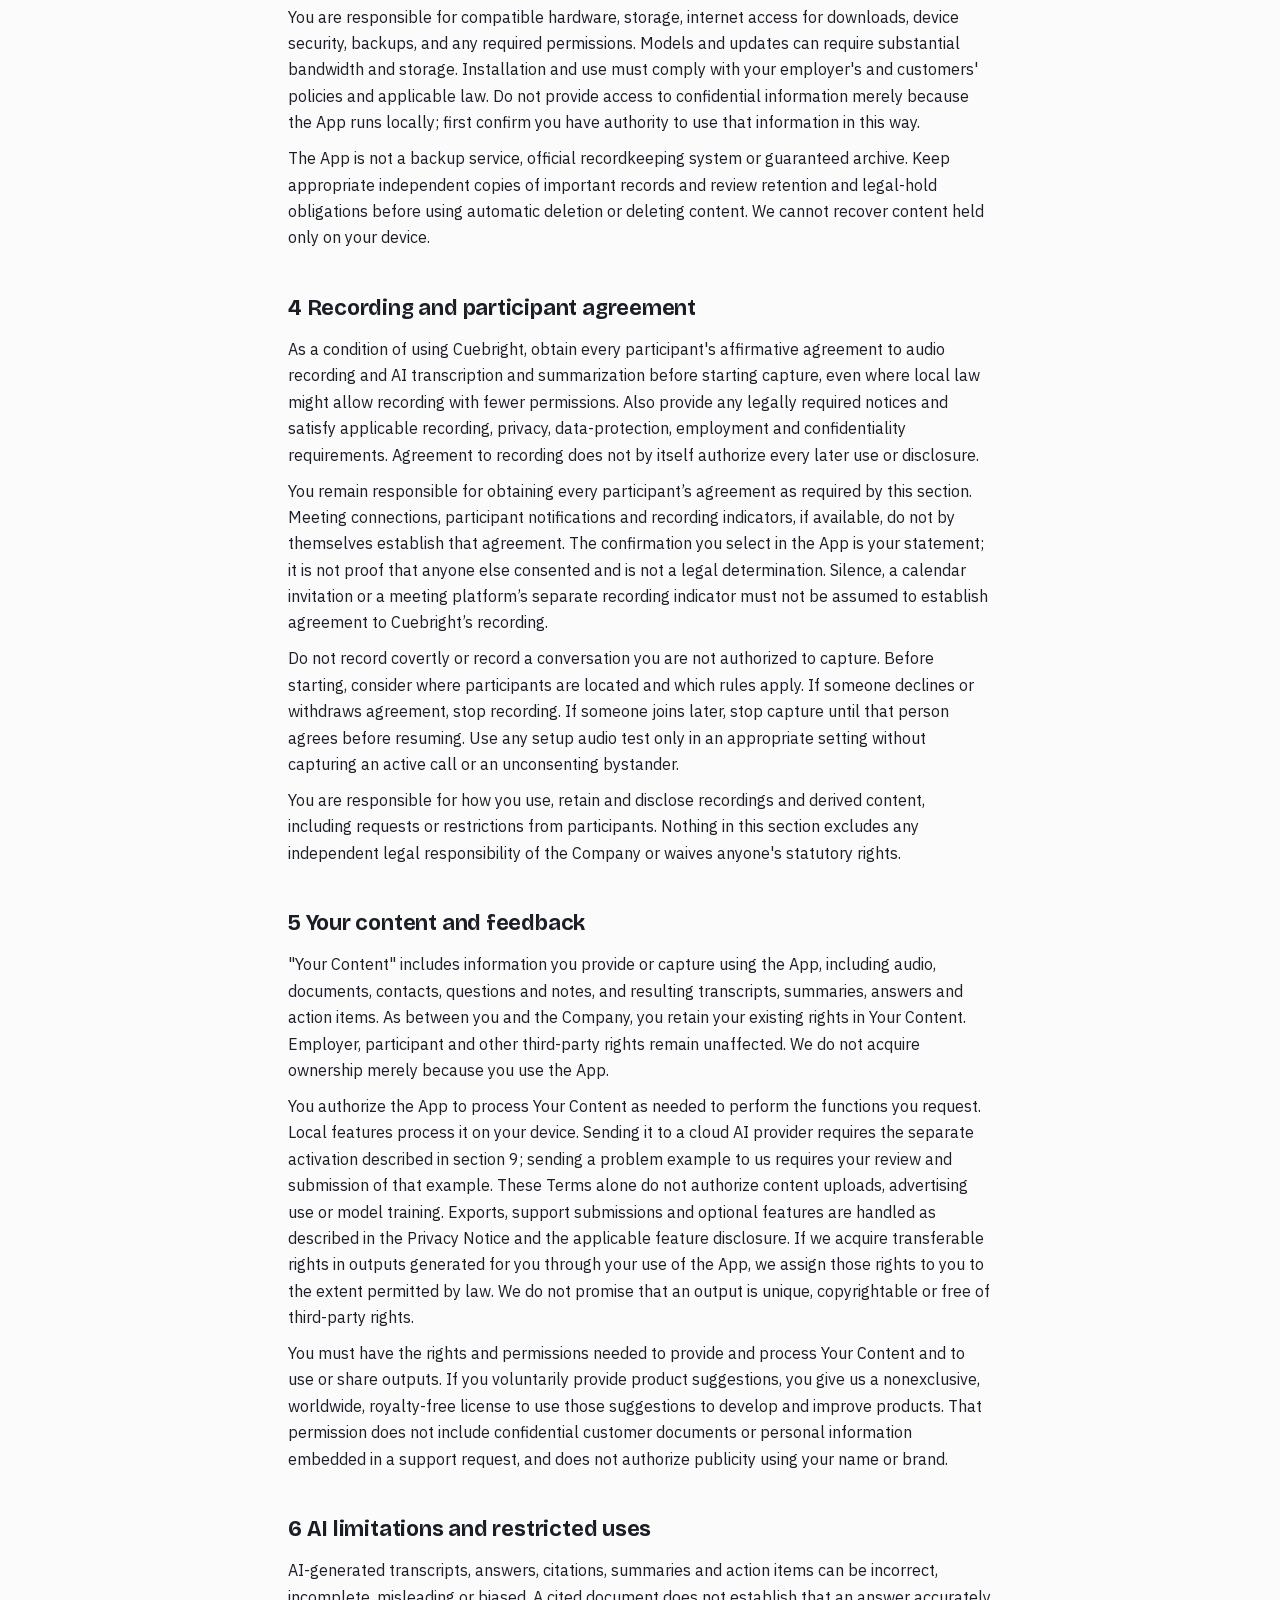
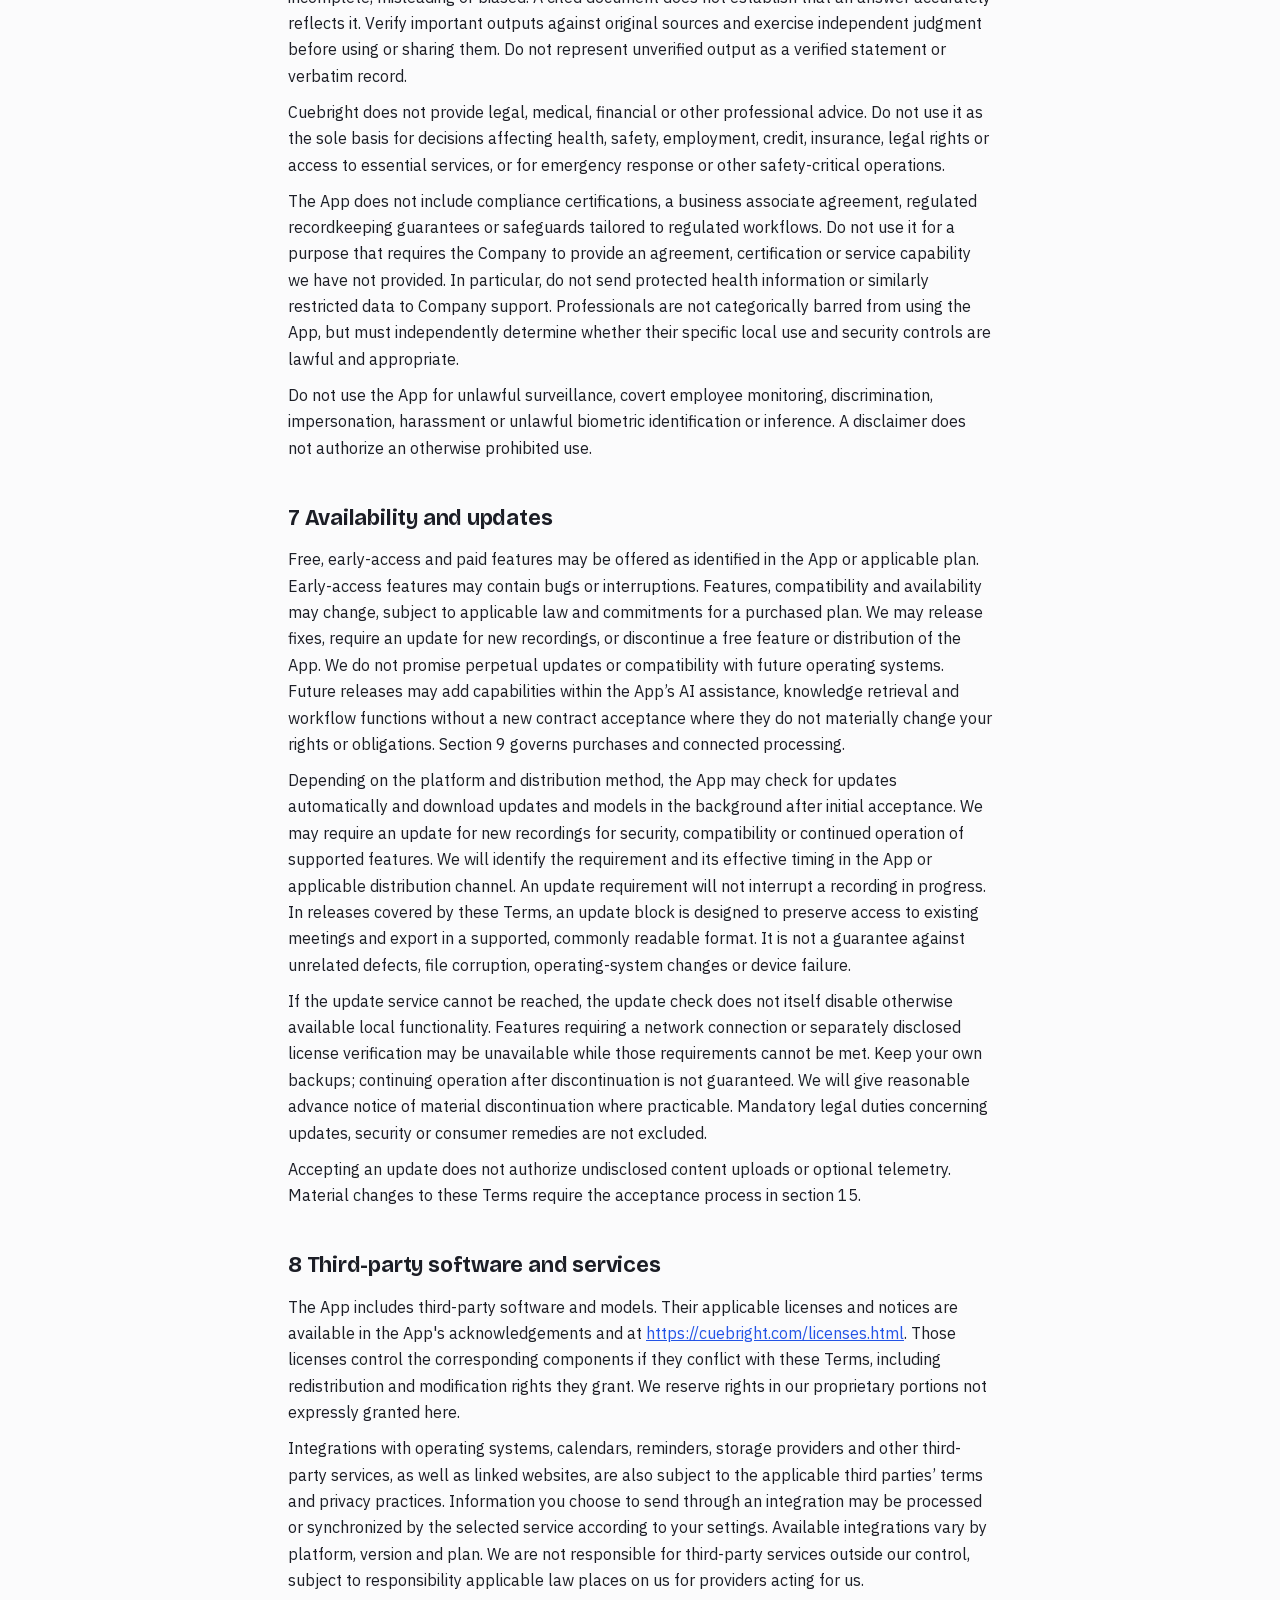
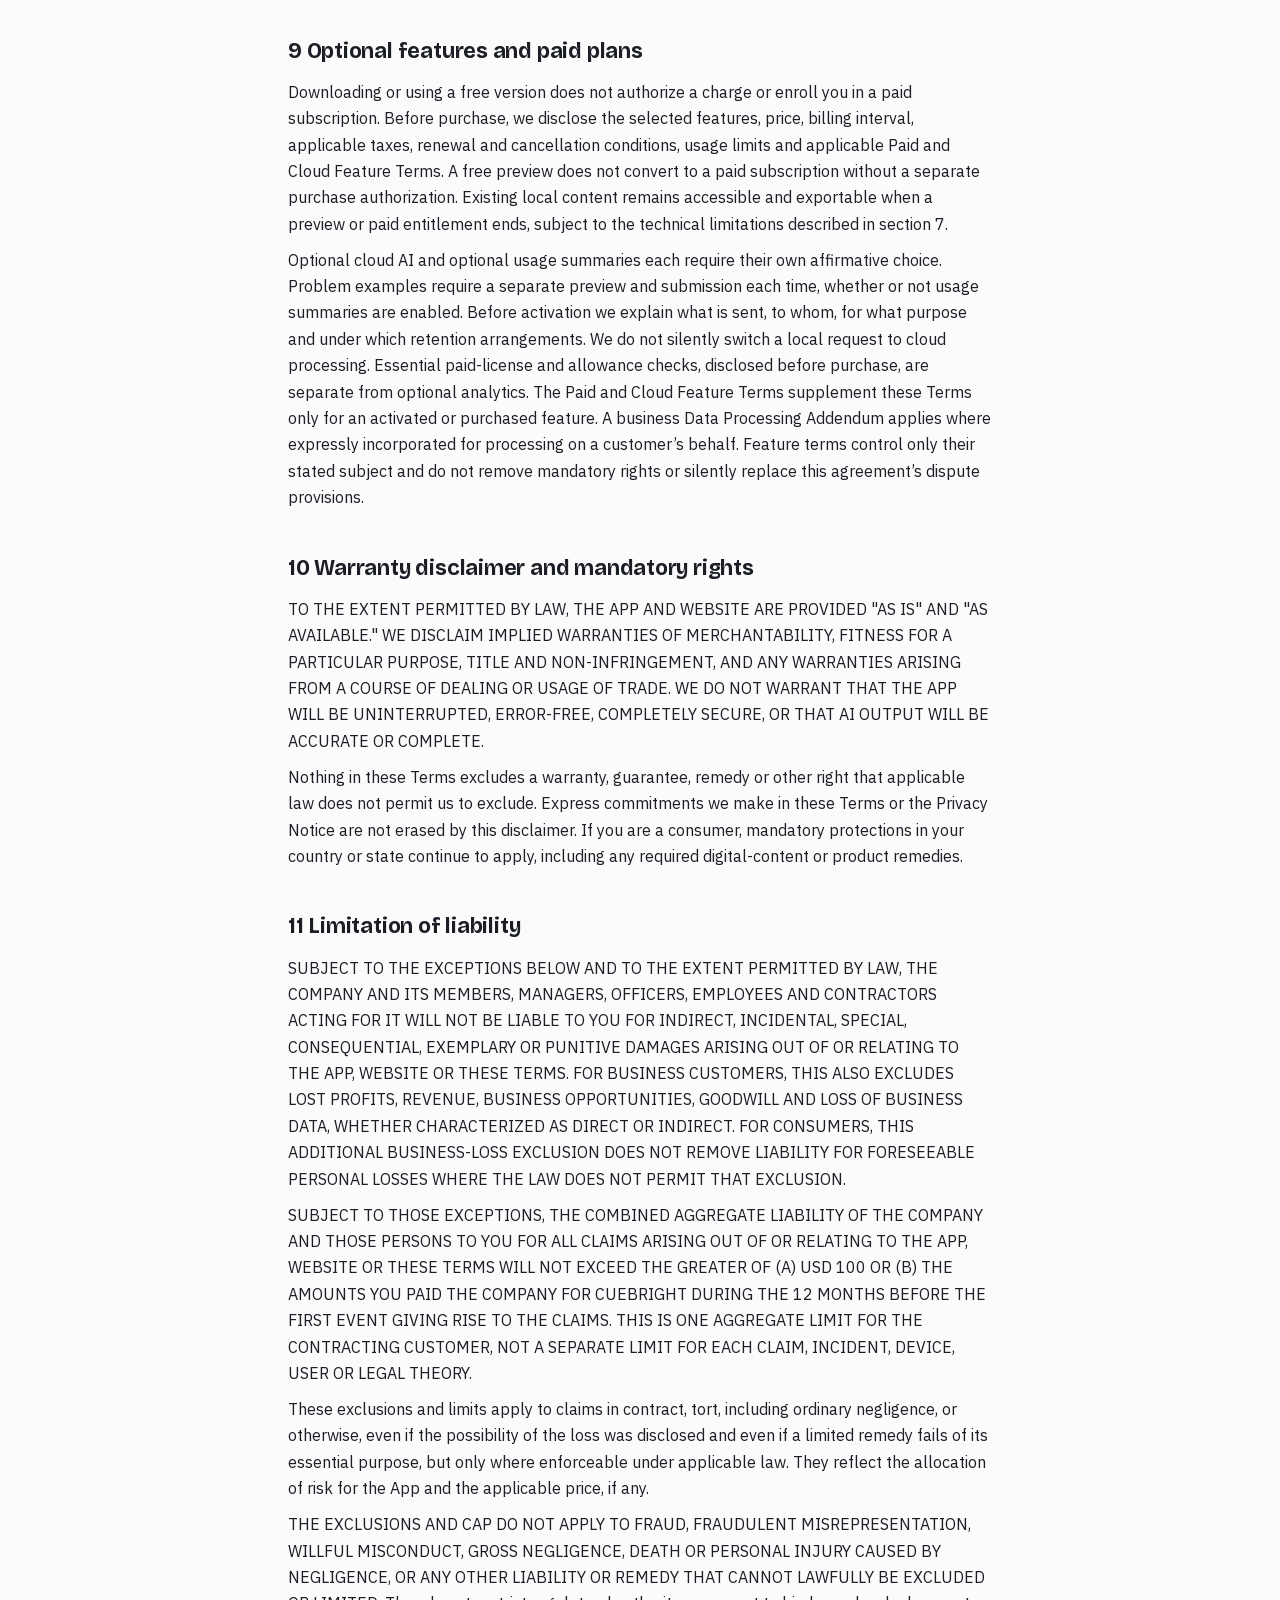
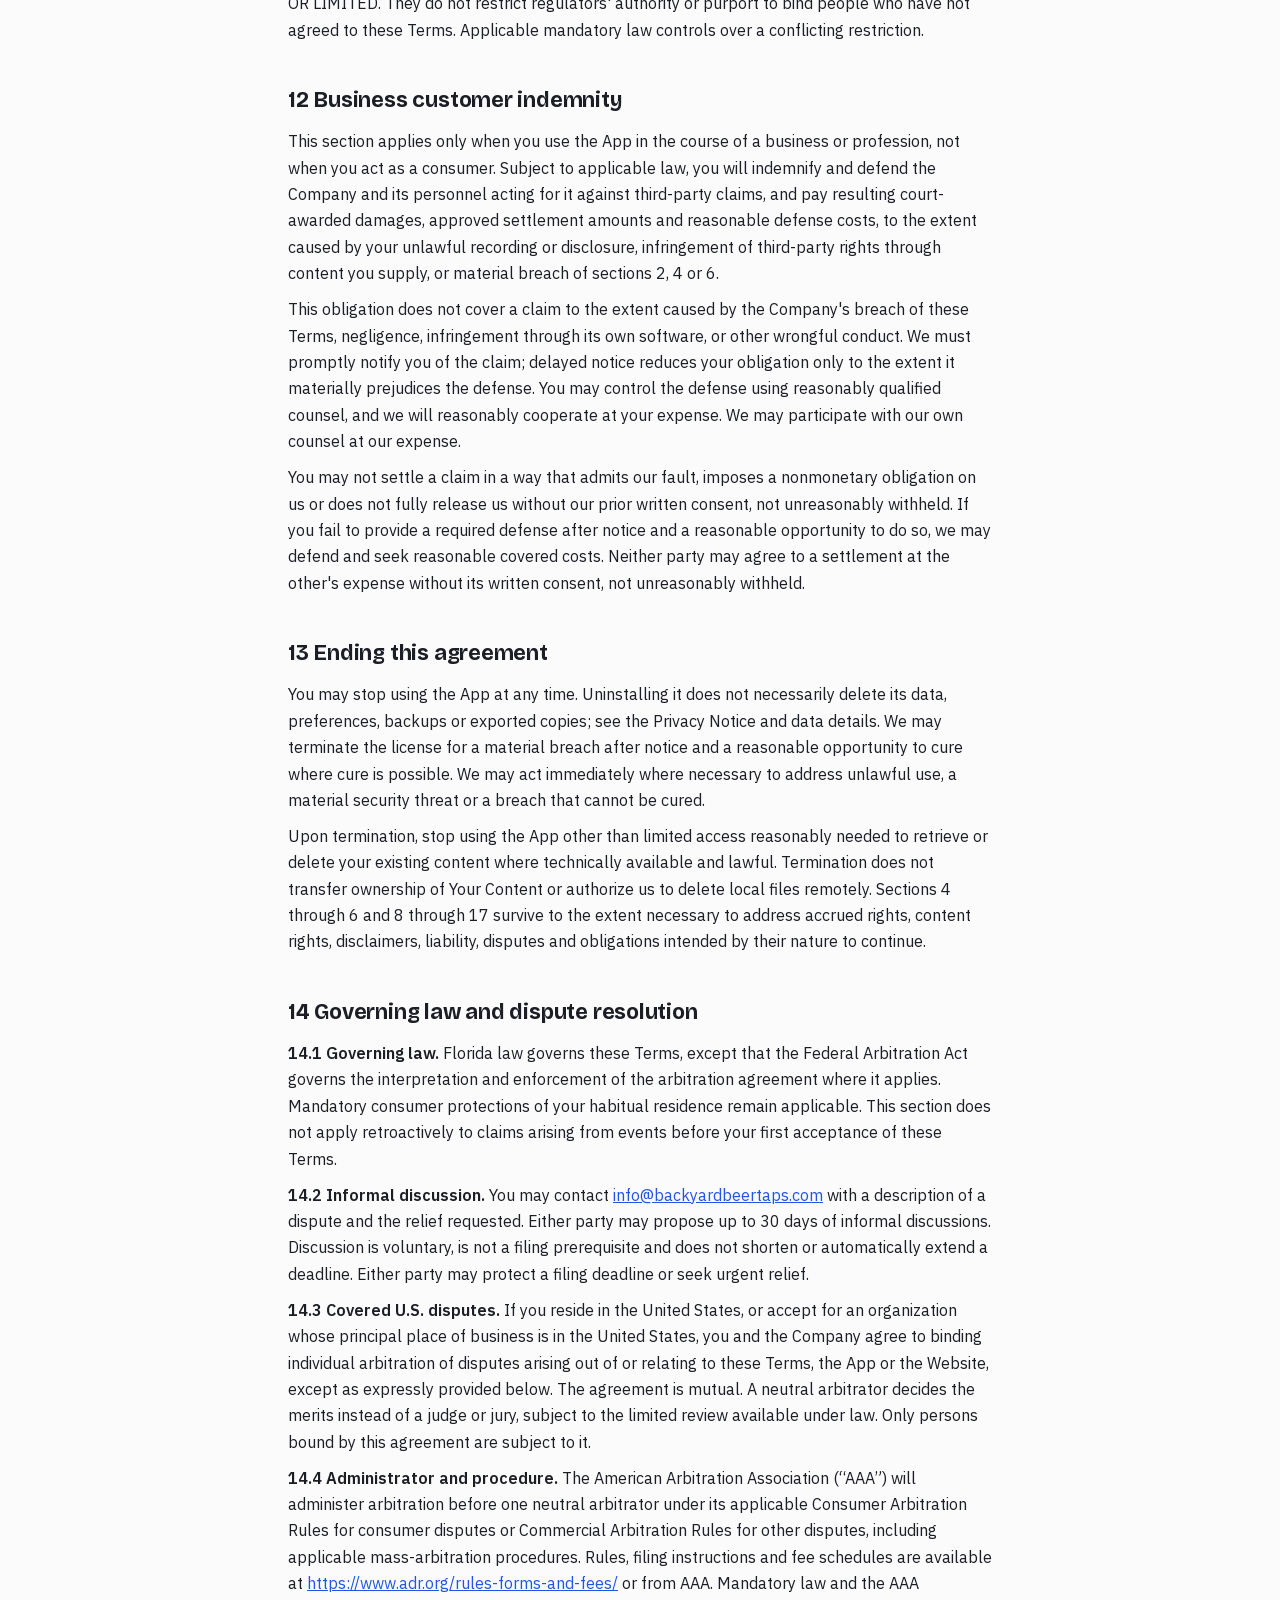
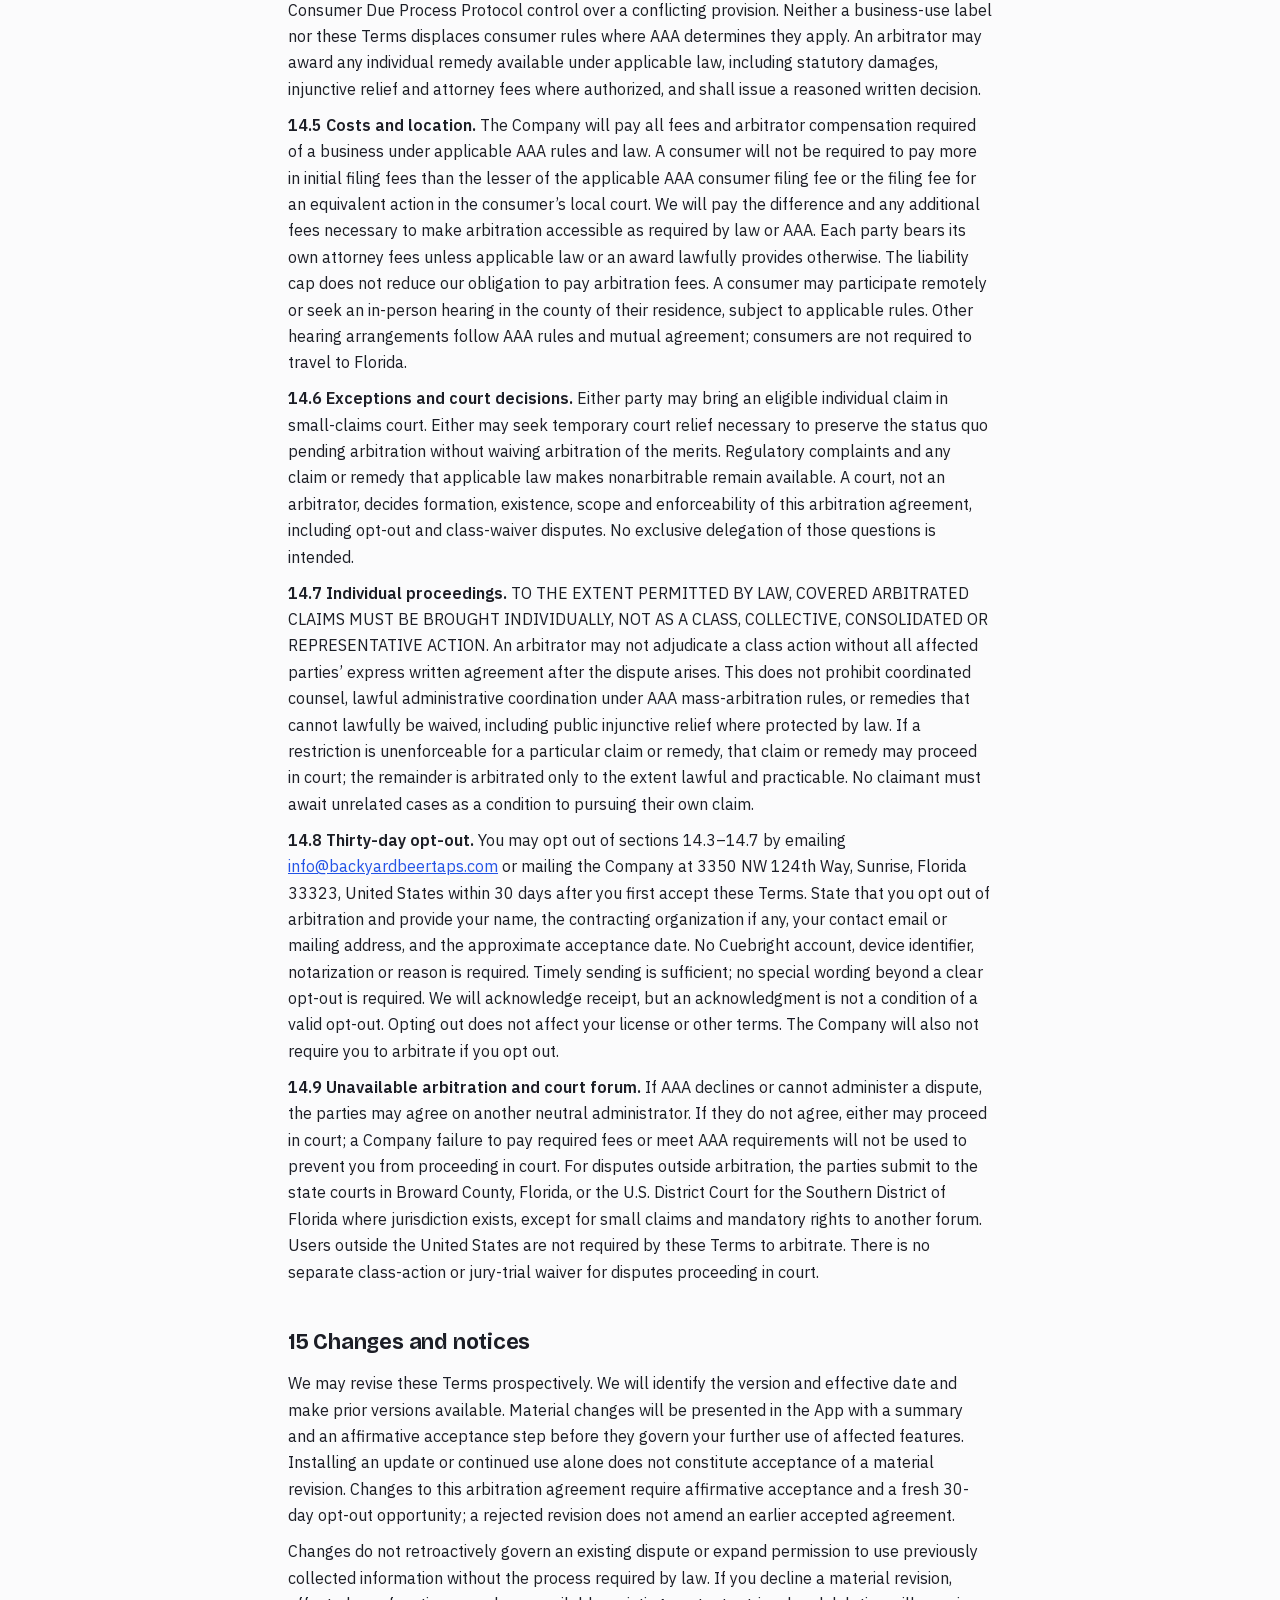
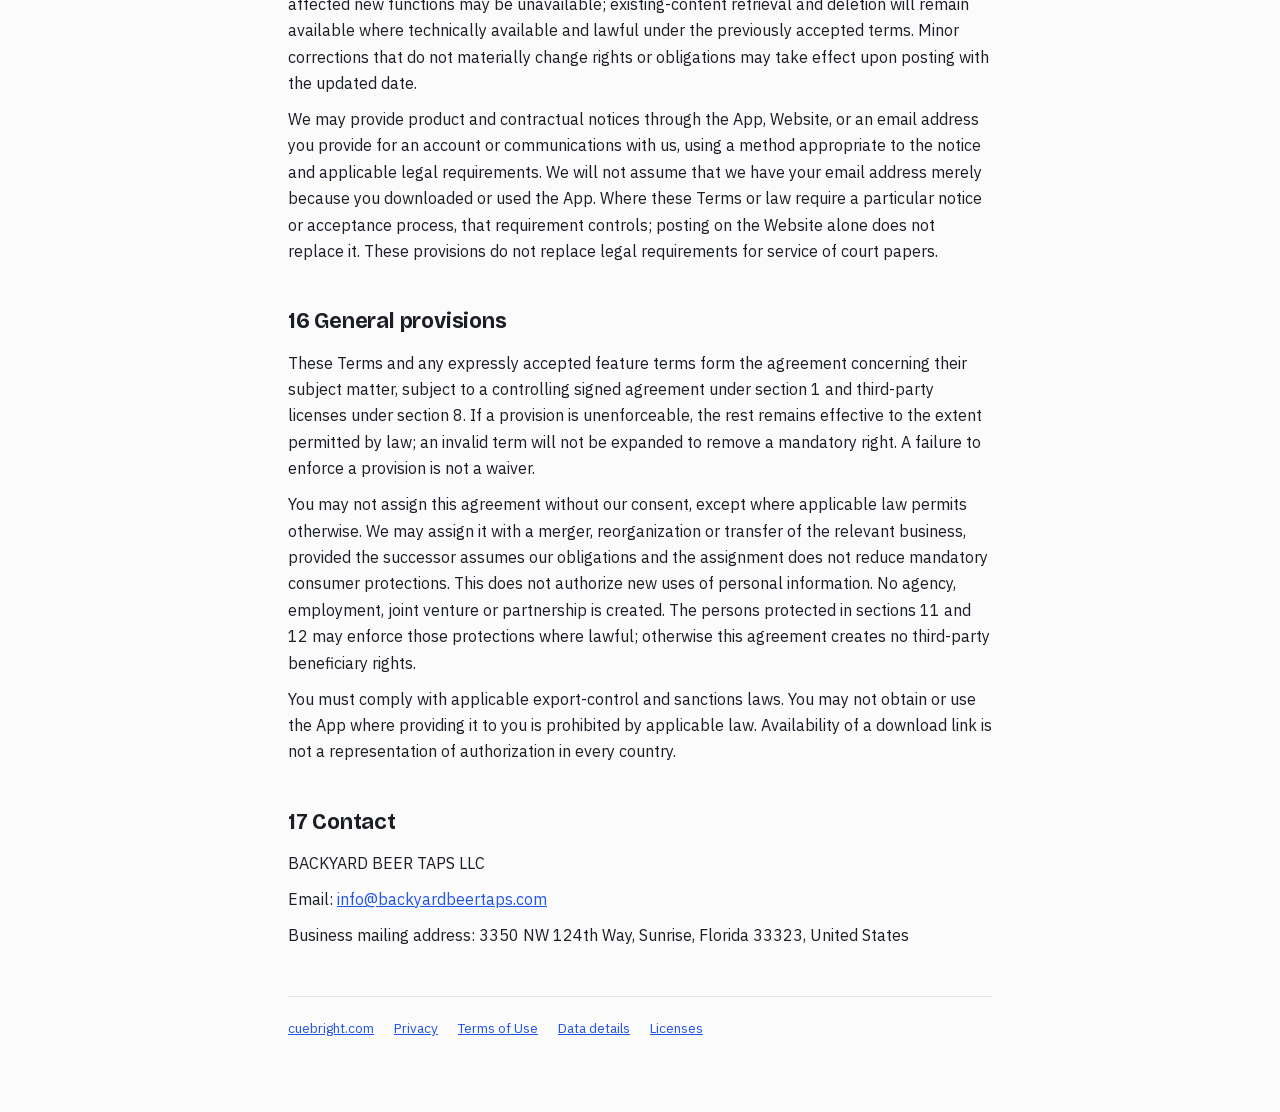
<file: docs/terms.html>
<!doctype html>
<html lang="en">
<head>
<meta charset="utf-8">
<meta name="viewport" content="width=device-width, initial-scale=1, viewport-fit=cover">
<title>Cuebright Terms of Use</title>
<meta name="description" content="The terms for using Cuebright, AI meeting software that runs on your Mac.">
<link rel="stylesheet" href="fonts/fonts.css">
<style>
/* Layout: one reading column with a summary box up top; same tokens as the Cuebright landing page. */
:root {
  --bg: #fbfbfc; --surface: #ffffff; --border: #e4e5ea; --text: #1c1e26; --text-2: #5f6370;
  --accent: #2454e6; --accent-wash: #e8edfc; --todo: #8a5a00; --todo-wash: #fbf0dd;
  --font-display: "Bricolage Grotesque", -apple-system, system-ui, sans-serif;
  --font-body: "IBM Plex Sans", -apple-system, system-ui, sans-serif;
  --font-mono: "IBM Plex Mono", ui-monospace, Menlo, monospace;
}
@media (prefers-color-scheme: dark) { :root:not([data-theme="light"]) {
  --bg: #1c1e22; --surface: #24262b; --border: #33353c; --text: #eef0f3; --text-2: #a3a7b0;
  --accent: #6b8ff5; --accent-wash: #1c2b52; --todo: #e8b65a; --todo-wash: #3a2c10; color-scheme: dark } }
:root[data-theme="dark"] {
  --bg: #1c1e22; --surface: #24262b; --border: #33353c; --text: #eef0f3; --text-2: #a3a7b0;
  --accent: #6b8ff5; --accent-wash: #1c2b52; --todo: #e8b65a; --todo-wash: #3a2c10; color-scheme: dark }
body { background: var(--bg); color: var(--text); font-family: var(--font-body); font-size: 1rem; line-height: 1.65; }
.wrap { max-width: 44rem; margin: 0 auto; padding-inline: max(16px, 4vw); padding-block: 1.5rem 4rem; }
a { color: var(--accent); }
:focus-visible { outline: 2px solid var(--accent); outline-offset: 3px; border-radius: 4px; }
.top { display: flex; justify-content: space-between; align-items: center; gap: 1rem; flex-wrap: wrap; margin-bottom: 2.5rem; }
.wordmark { font-family: var(--font-display); font-weight: 700; font-size: 1.2rem; text-decoration: none; color: var(--text); display: flex; align-items: center; gap: .5rem; }
.wordmark .dot { width: .65rem; height: .65rem; border-radius: 50%; background: var(--accent); box-shadow: 0 0 0 4px var(--accent-wash); }
.top nav { display: flex; gap: 1.1rem; font-size: .9rem; }
.top nav a { color: var(--text-2); text-decoration: none; }
h1 { font-family: var(--font-display); font-size: clamp(2rem, 5vw, 2.6rem); line-height: 1.1; letter-spacing: -0.02em; margin: 0; text-wrap: balance; }
.meta { font-family: var(--font-mono); font-size: .78rem; color: var(--text-2); margin-top: .75rem; }
.draft { margin-top: 1.25rem; padding: .8rem 1rem; border-radius: 10px; background: var(--todo-wash); color: var(--todo); font-size: .9rem; }
.summary { margin-top: 2rem; padding: 1.1rem 1.25rem; border: 1px solid var(--border); border-radius: 12px; background: var(--surface); }
.summary h2 { margin-top: 0; }
.summary ul { margin: .5rem 0 0; padding-left: 1.2rem; display: grid; gap: .35rem; }
h2 { font-family: var(--font-display); font-size: 1.35rem; letter-spacing: -0.01em; margin: 2.5rem 0 .6rem; text-wrap: balance; }
h3 { font-size: 1rem; margin: 1.5rem 0 .3rem; }
p, li { color: var(--text); }
p { margin: .6rem 0; }
ul { padding-left: 1.2rem; }
li { margin: .25rem 0; }
mark.todo { background: var(--todo-wash); color: var(--todo); padding: 0 .3rem; border-radius: 4px; font-weight: 500; }
.table-wrap { overflow-x: auto; margin: .8rem 0; }
table { border-collapse: collapse; width: 100%; font-size: .92rem; }
th, td { text-align: left; padding: .55rem .7rem; border-top: 1px solid var(--border); vertical-align: top; }
th { font-family: var(--font-mono); font-size: .72rem; text-transform: uppercase; letter-spacing: .06em; color: var(--text-2); font-weight: 500; }
code { font-family: var(--font-mono); font-size: .85em; background: var(--accent-wash); padding: .05rem .3rem; border-radius: 4px; }
footer { margin-top: 3rem; padding-top: 1.25rem; border-top: 1px solid var(--border); color: var(--text-2); font-size: .85rem; display: flex; gap: 1.25rem; flex-wrap: wrap; }
</style>

</head>
<body>
<div class="wrap">
  <header class="top">
    <a class="wordmark" href="./"><span class="dot" aria-hidden="true"></span>Cuebright</a>
    <nav aria-label="Legal"><a href="privacy.html">Privacy</a><a href="terms.html" aria-current="page">Terms of Use</a><a href="data.html">Data details</a></nav>
  </header>

  <main>
    <h1>Terms of Use</h1>
    <p class="meta">BACKYARD BEER TAPS LLC | Terms version 1.1 | Effective date: October 19, 2026</p>

    <p>These Terms govern the Cuebright application, related updates, documentation and services made available under these Terms (together, the “App”), and, if you accept these Terms, cuebright.com (the “Website”). BACKYARD BEER TAPS LLC, a Florida limited liability company, provides them (“we,” “us” or “Company”). Feature availability depends on the release and any plan you choose.</p>
    <p>IMPORTANT: Cuebright offers local AI assistance and may offer optional connected features and paid plans. AI can make mistakes and data can be lost. You must obtain participants’ agreement before recording. Sections 10 and 11 contain warranty disclaimers and liability limits. Section 14 provides for individual arbitration and a class-action waiver for covered U.S. disputes, with exceptions and a 30-day opt-out. Mandatory legal rights remain protected.</p>
    <h2 id="acceptance-and-contracting-party">1 Acceptance and contracting party</h2>
    <p>You accept these Terms by selecting the agreement checkbox and activating “Agree and continue,” or another expressly identified affirmative acceptance process. Merely visiting the Website or installing an update does not constitute acceptance. If you do not agree, do not activate new recording or other features requiring acceptance. Limited access to existing content may remain available as described below.</p>
    <p>You must be at least 18 and legally able to enter this agreement. If you accept on behalf of an organization with authority to bind it, "you" means that organization, which is responsible for its authorized users. If you do not have that authority, you accept personally and must not represent that your employer has agreed. You must separately obtain permission to use employer or client systems and information.</p>
    <p>Our Privacy Notice explains data handling. Acknowledging that notice does not constitute blanket consent to optional processing or consent on behalf of anyone you record. A separately signed agreement with the Company controls over these Terms to the extent it expressly addresses the same subject and conflicts with them.</p>
    <h2 id="license-and-permitted-use">2 License and permitted use</h2>
    <p>While you comply with these Terms, we grant you a limited, nonexclusive, nontransferable license to install, access and use the App on compatible devices you own or are authorized to use, through operating systems and access methods supported by the applicable version, for your personal purposes or internal business activities, including work you perform for clients. An organization may permit its authorized personnel to use the App on that basis, subject to applicable plan limits disclosed before purchase or activation. The App is licensed, not sold. Supported platforms, features and deployment options may vary by version and plan. No particular platform support, enterprise administration capability, security certification or service-level commitment is included unless expressly offered as part of the applicable plan or separately agreed in writing.</p>
    <p>You may not sell, rent, sublicense or commercially redistribute the App; provide it as a hosted service to others; remove proprietary notices; interfere with update delivery or another person's systems; or use it unlawfully or to infringe another person's rights. You may not reverse engineer, decompile, disassemble or modify proprietary portions except to the extent applicable law or an applicable third-party license permits despite this restriction. This restriction does not prohibit lawful security research or nonwaivable interoperability rights.</p>
    <p>These restrictions do not limit rights you receive directly under the open-source or other third-party licenses described in section 8. You may share the official download link.</p>
    <h2 id="your-environment-and-responsibilities">3 Your environment and responsibilities</h2>
    <p>You are responsible for compatible hardware, storage, internet access for downloads, device security, backups, and any required permissions. Models and updates can require substantial bandwidth and storage. Installation and use must comply with your employer's and customers' policies and applicable law. Do not provide access to confidential information merely because the App runs locally; first confirm you have authority to use that information in this way.</p>
    <p>The App is not a backup service, official recordkeeping system or guaranteed archive. Keep appropriate independent copies of important records and review retention and legal-hold obligations before using automatic deletion or deleting content. We cannot recover content held only on your device.</p>
    <h2 id="recording-and-participant-agreement">4 Recording and participant agreement</h2>
    <p>As a condition of using Cuebright, obtain every participant's affirmative agreement to audio recording and AI transcription and summarization before starting capture, even where local law might allow recording with fewer permissions. Also provide any legally required notices and satisfy applicable recording, privacy, data-protection, employment and confidentiality requirements. Agreement to recording does not by itself authorize every later use or disclosure.</p>
    <p>You remain responsible for obtaining every participant’s agreement as required by this section. Meeting connections, participant notifications and recording indicators, if available, do not by themselves establish that agreement. The confirmation you select in the App is your statement; it is not proof that anyone else consented and is not a legal determination. Silence, a calendar invitation or a meeting platform’s separate recording indicator must not be assumed to establish agreement to Cuebright’s recording.</p>
    <p>Do not record covertly or record a conversation you are not authorized to capture. Before starting, consider where participants are located and which rules apply. If someone declines or withdraws agreement, stop recording. If someone joins later, stop capture until that person agrees before resuming. Use any setup audio test only in an appropriate setting without capturing an active call or an unconsenting bystander.</p>
    <p>You are responsible for how you use, retain and disclose recordings and derived content, including requests or restrictions from participants. Nothing in this section excludes any independent legal responsibility of the Company or waives anyone's statutory rights.</p>
    <h2 id="your-content-and-feedback">5 Your content and feedback</h2>
    <p>"Your Content" includes information you provide or capture using the App, including audio, documents, contacts, questions and notes, and resulting transcripts, summaries, answers and action items. As between you and the Company, you retain your existing rights in Your Content. Employer, participant and other third-party rights remain unaffected. We do not acquire ownership merely because you use the App.</p>
    <p>You authorize the App to process Your Content as needed to perform the functions you request. Local features process it on your device. Sending it to a cloud AI provider requires the separate activation described in section 9; sending a problem example to us requires your review and submission of that example. These Terms alone do not authorize content uploads, advertising use or model training. Exports, support submissions and optional features are handled as described in the Privacy Notice and the applicable feature disclosure. If we acquire transferable rights in outputs generated for you through your use of the App, we assign those rights to you to the extent permitted by law. We do not promise that an output is unique, copyrightable or free of third-party rights.</p>
    <p>You must have the rights and permissions needed to provide and process Your Content and to use or share outputs. If you voluntarily provide product suggestions, you give us a nonexclusive, worldwide, royalty-free license to use those suggestions to develop and improve products. That permission does not include confidential customer documents or personal information embedded in a support request, and does not authorize publicity using your name or brand.</p>
    <h2 id="ai-limitations-and-restricted-uses">6 AI limitations and restricted uses</h2>
    <p>AI-generated transcripts, answers, citations, summaries and action items can be incorrect, incomplete, misleading or biased. A cited document does not establish that an answer accurately reflects it. Verify important outputs against original sources and exercise independent judgment before using or sharing them. Do not represent unverified output as a verified statement or verbatim record.</p>
    <p>Cuebright does not provide legal, medical, financial or other professional advice. Do not use it as the sole basis for decisions affecting health, safety, employment, credit, insurance, legal rights or access to essential services, or for emergency response or other safety-critical operations.</p>
    <p>The App does not include compliance certifications, a business associate agreement, regulated recordkeeping guarantees or safeguards tailored to regulated workflows. Do not use it for a purpose that requires the Company to provide an agreement, certification or service capability we have not provided. In particular, do not send protected health information or similarly restricted data to Company support. Professionals are not categorically barred from using the App, but must independently determine whether their specific local use and security controls are lawful and appropriate.</p>
    <p>Do not use the App for unlawful surveillance, covert employee monitoring, discrimination, impersonation, harassment or unlawful biometric identification or inference. A disclaimer does not authorize an otherwise prohibited use.</p>
    <h2 id="availability-and-updates">7 Availability and updates</h2>
    <p>Free, early-access and paid features may be offered as identified in the App or applicable plan. Early-access features may contain bugs or interruptions. Features, compatibility and availability may change, subject to applicable law and commitments for a purchased plan. We may release fixes, require an update for new recordings, or discontinue a free feature or distribution of the App. We do not promise perpetual updates or compatibility with future operating systems. Future releases may add capabilities within the App’s AI assistance, knowledge retrieval and workflow functions without a new contract acceptance where they do not materially change your rights or obligations. Section 9 governs purchases and connected processing.</p>
    <p>Depending on the platform and distribution method, the App may check for updates automatically and download updates and models in the background after initial acceptance. We may require an update for new recordings for security, compatibility or continued operation of supported features. We will identify the requirement and its effective timing in the App or applicable distribution channel. An update requirement will not interrupt a recording in progress. In releases covered by these Terms, an update block is designed to preserve access to existing meetings and export in a supported, commonly readable format. It is not a guarantee against unrelated defects, file corruption, operating-system changes or device failure.</p>
    <p>If the update service cannot be reached, the update check does not itself disable otherwise available local functionality. Features requiring a network connection or separately disclosed license verification may be unavailable while those requirements cannot be met. Keep your own backups; continuing operation after discontinuation is not guaranteed. We will give reasonable advance notice of material discontinuation where practicable. Mandatory legal duties concerning updates, security or consumer remedies are not excluded.</p>
    <p>Accepting an update does not authorize undisclosed content uploads or optional telemetry. Material changes to these Terms require the acceptance process in section 15.</p>
    <h2 id="third-party-software-and-services">8 Third-party software and services</h2>
    <p>The App includes third-party software and models. Their applicable licenses and notices are available in the App's acknowledgements and at <a href="https://cuebright.com/licenses.html">https://cuebright.com/licenses.html</a>. Those licenses control the corresponding components if they conflict with these Terms, including redistribution and modification rights they grant. We reserve rights in our proprietary portions not expressly granted here.</p>
    <p>Integrations with operating systems, calendars, reminders, storage providers and other third-party services, as well as linked websites, are also subject to the applicable third parties’ terms and privacy practices. Information you choose to send through an integration may be processed or synchronized by the selected service according to your settings. Available integrations vary by platform, version and plan. We are not responsible for third-party services outside our control, subject to responsibility applicable law places on us for providers acting for us.</p>
    <h2 id="optional-features-and-paid-plans">9 Optional features and paid plans</h2>
    <p>Downloading or using a free version does not authorize a charge or enroll you in a paid subscription. Before purchase, we disclose the selected features, price, billing interval, applicable taxes, renewal and cancellation conditions, usage limits and applicable Paid and Cloud Feature Terms. A free preview does not convert to a paid subscription without a separate purchase authorization. Existing local content remains accessible and exportable when a preview or paid entitlement ends, subject to the technical limitations described in section 7.</p>
    <p>Optional cloud AI and optional usage summaries each require their own affirmative choice. Problem examples require a separate preview and submission each time, whether or not usage summaries are enabled. Before activation we explain what is sent, to whom, for what purpose and under which retention arrangements. We do not silently switch a local request to cloud processing. Essential paid-license and allowance checks, disclosed before purchase, are separate from optional analytics. The Paid and Cloud Feature Terms supplement these Terms only for an activated or purchased feature. A business Data Processing Addendum applies where expressly incorporated for processing on a customer’s behalf. Feature terms control only their stated subject and do not remove mandatory rights or silently replace this agreement’s dispute provisions.</p>
    <h2 id="warranty-disclaimer-and-mandatory-rights">10 Warranty disclaimer and mandatory rights</h2>
    <p>TO THE EXTENT PERMITTED BY LAW, THE APP AND WEBSITE ARE PROVIDED "AS IS" AND "AS AVAILABLE." WE DISCLAIM IMPLIED WARRANTIES OF MERCHANTABILITY, FITNESS FOR A PARTICULAR PURPOSE, TITLE AND NON-INFRINGEMENT, AND ANY WARRANTIES ARISING FROM A COURSE OF DEALING OR USAGE OF TRADE. WE DO NOT WARRANT THAT THE APP WILL BE UNINTERRUPTED, ERROR-FREE, COMPLETELY SECURE, OR THAT AI OUTPUT WILL BE ACCURATE OR COMPLETE.</p>
    <p>Nothing in these Terms excludes a warranty, guarantee, remedy or other right that applicable law does not permit us to exclude. Express commitments we make in these Terms or the Privacy Notice are not erased by this disclaimer. If you are a consumer, mandatory protections in your country or state continue to apply, including any required digital-content or product remedies.</p>
    <h2 id="limitation-of-liability">11 Limitation of liability</h2>
    <p>SUBJECT TO THE EXCEPTIONS BELOW AND TO THE EXTENT PERMITTED BY LAW, THE COMPANY AND ITS MEMBERS, MANAGERS, OFFICERS, EMPLOYEES AND CONTRACTORS ACTING FOR IT WILL NOT BE LIABLE TO YOU FOR INDIRECT, INCIDENTAL, SPECIAL, CONSEQUENTIAL, EXEMPLARY OR PUNITIVE DAMAGES ARISING OUT OF OR RELATING TO THE APP, WEBSITE OR THESE TERMS. FOR BUSINESS CUSTOMERS, THIS ALSO EXCLUDES LOST PROFITS, REVENUE, BUSINESS OPPORTUNITIES, GOODWILL AND LOSS OF BUSINESS DATA, WHETHER CHARACTERIZED AS DIRECT OR INDIRECT. FOR CONSUMERS, THIS ADDITIONAL BUSINESS-LOSS EXCLUSION DOES NOT REMOVE LIABILITY FOR FORESEEABLE PERSONAL LOSSES WHERE THE LAW DOES NOT PERMIT THAT EXCLUSION.</p>
    <p>SUBJECT TO THOSE EXCEPTIONS, THE COMBINED AGGREGATE LIABILITY OF THE COMPANY AND THOSE PERSONS TO YOU FOR ALL CLAIMS ARISING OUT OF OR RELATING TO THE APP, WEBSITE OR THESE TERMS WILL NOT EXCEED THE GREATER OF (A) USD 100 OR (B) THE AMOUNTS YOU PAID THE COMPANY FOR CUEBRIGHT DURING THE 12 MONTHS BEFORE THE FIRST EVENT GIVING RISE TO THE CLAIMS. THIS IS ONE AGGREGATE LIMIT FOR THE CONTRACTING CUSTOMER, NOT A SEPARATE LIMIT FOR EACH CLAIM, INCIDENT, DEVICE, USER OR LEGAL THEORY.</p>
    <p>These exclusions and limits apply to claims in contract, tort, including ordinary negligence, or otherwise, even if the possibility of the loss was disclosed and even if a limited remedy fails of its essential purpose, but only where enforceable under applicable law. They reflect the allocation of risk for the App and the applicable price, if any.</p>
    <p>THE EXCLUSIONS AND CAP DO NOT APPLY TO FRAUD, FRAUDULENT MISREPRESENTATION, WILLFUL MISCONDUCT, GROSS NEGLIGENCE, DEATH OR PERSONAL INJURY CAUSED BY NEGLIGENCE, OR ANY OTHER LIABILITY OR REMEDY THAT CANNOT LAWFULLY BE EXCLUDED OR LIMITED. They do not restrict regulators' authority or purport to bind people who have not agreed to these Terms. Applicable mandatory law controls over a conflicting restriction.</p>
    <h2 id="business-customer-indemnity">12 Business customer indemnity</h2>
    <p>This section applies only when you use the App in the course of a business or profession, not when you act as a consumer. Subject to applicable law, you will indemnify and defend the Company and its personnel acting for it against third-party claims, and pay resulting court-awarded damages, approved settlement amounts and reasonable defense costs, to the extent caused by your unlawful recording or disclosure, infringement of third-party rights through content you supply, or material breach of sections 2, 4 or 6.</p>
    <p>This obligation does not cover a claim to the extent caused by the Company's breach of these Terms, negligence, infringement through its own software, or other wrongful conduct. We must promptly notify you of the claim; delayed notice reduces your obligation only to the extent it materially prejudices the defense. You may control the defense using reasonably qualified counsel, and we will reasonably cooperate at your expense. We may participate with our own counsel at our expense.</p>
    <p>You may not settle a claim in a way that admits our fault, imposes a nonmonetary obligation on us or does not fully release us without our prior written consent, not unreasonably withheld. If you fail to provide a required defense after notice and a reasonable opportunity to do so, we may defend and seek reasonable covered costs. Neither party may agree to a settlement at the other's expense without its written consent, not unreasonably withheld.</p>
    <h2 id="ending-this-agreement">13 Ending this agreement</h2>
    <p>You may stop using the App at any time. Uninstalling it does not necessarily delete its data, preferences, backups or exported copies; see the Privacy Notice and data details. We may terminate the license for a material breach after notice and a reasonable opportunity to cure where cure is possible. We may act immediately where necessary to address unlawful use, a material security threat or a breach that cannot be cured.</p>
    <p>Upon termination, stop using the App other than limited access reasonably needed to retrieve or delete your existing content where technically available and lawful. Termination does not transfer ownership of Your Content or authorize us to delete local files remotely. Sections 4 through 6 and 8 through 17 survive to the extent necessary to address accrued rights, content rights, disclaimers, liability, disputes and obligations intended by their nature to continue.</p>
    <h2 id="governing-law-and-dispute-resolution">14 Governing law and dispute resolution</h2>
    <p><strong>14.1 Governing law.</strong> Florida law governs these Terms, except that the Federal Arbitration Act governs the interpretation and enforcement of the arbitration agreement where it applies. Mandatory consumer protections of your habitual residence remain applicable. This section does not apply retroactively to claims arising from events before your first acceptance of these Terms.</p>
    <p><strong>14.2 Informal discussion.</strong> You may contact <a href="mailto:info@backyardbeertaps.com">info@backyardbeertaps.com</a> with a description of a dispute and the relief requested. Either party may propose up to 30 days of informal discussions. Discussion is voluntary, is not a filing prerequisite and does not shorten or automatically extend a deadline. Either party may protect a filing deadline or seek urgent relief.</p>
    <p><strong>14.3 Covered U.S. disputes.</strong> If you reside in the United States, or accept for an organization whose principal place of business is in the United States, you and the Company agree to binding individual arbitration of disputes arising out of or relating to these Terms, the App or the Website, except as expressly provided below. The agreement is mutual. A neutral arbitrator decides the merits instead of a judge or jury, subject to the limited review available under law. Only persons bound by this agreement are subject to it.</p>
    <p><strong>14.4 Administrator and procedure.</strong> The American Arbitration Association (“AAA”) will administer arbitration before one neutral arbitrator under its applicable Consumer Arbitration Rules for consumer disputes or Commercial Arbitration Rules for other disputes, including applicable mass-arbitration procedures. Rules, filing instructions and fee schedules are available at <a href="https://www.adr.org/rules-forms-and-fees/">https://www.adr.org/rules-forms-and-fees/</a> or from AAA. Mandatory law and the AAA Consumer Due Process Protocol control over a conflicting provision. Neither a business-use label nor these Terms displaces consumer rules where AAA determines they apply. An arbitrator may award any individual remedy available under applicable law, including statutory damages, injunctive relief and attorney fees where authorized, and shall issue a reasoned written decision.</p>
    <p><strong>14.5 Costs and location.</strong> The Company will pay all fees and arbitrator compensation required of a business under applicable AAA rules and law. A consumer will not be required to pay more in initial filing fees than the lesser of the applicable AAA consumer filing fee or the filing fee for an equivalent action in the consumer’s local court. We will pay the difference and any additional fees necessary to make arbitration accessible as required by law or AAA. Each party bears its own attorney fees unless applicable law or an award lawfully provides otherwise. The liability cap does not reduce our obligation to pay arbitration fees. A consumer may participate remotely or seek an in-person hearing in the county of their residence, subject to applicable rules. Other hearing arrangements follow AAA rules and mutual agreement; consumers are not required to travel to Florida.</p>
    <p><strong>14.6 Exceptions and court decisions.</strong> Either party may bring an eligible individual claim in small-claims court. Either may seek temporary court relief necessary to preserve the status quo pending arbitration without waiving arbitration of the merits. Regulatory complaints and any claim or remedy that applicable law makes nonarbitrable remain available. A court, not an arbitrator, decides formation, existence, scope and enforceability of this arbitration agreement, including opt-out and class-waiver disputes. No exclusive delegation of those questions is intended.</p>
    <p><strong>14.7 Individual proceedings.</strong> TO THE EXTENT PERMITTED BY LAW, COVERED ARBITRATED CLAIMS MUST BE BROUGHT INDIVIDUALLY, NOT AS A CLASS, COLLECTIVE, CONSOLIDATED OR REPRESENTATIVE ACTION. An arbitrator may not adjudicate a class action without all affected parties’ express written agreement after the dispute arises. This does not prohibit coordinated counsel, lawful administrative coordination under AAA mass-arbitration rules, or remedies that cannot lawfully be waived, including public injunctive relief where protected by law. If a restriction is unenforceable for a particular claim or remedy, that claim or remedy may proceed in court; the remainder is arbitrated only to the extent lawful and practicable. No claimant must await unrelated cases as a condition to pursuing their own claim.</p>
    <p><strong>14.8 Thirty-day opt-out.</strong> You may opt out of sections 14.3–14.7 by emailing <a href="mailto:info@backyardbeertaps.com">info@backyardbeertaps.com</a> or mailing the Company at 3350 NW 124th Way, Sunrise, Florida 33323, United States within 30 days after you first accept these Terms. State that you opt out of arbitration and provide your name, the contracting organization if any, your contact email or mailing address, and the approximate acceptance date. No Cuebright account, device identifier, notarization or reason is required. Timely sending is sufficient; no special wording beyond a clear opt-out is required. We will acknowledge receipt, but an acknowledgment is not a condition of a valid opt-out. Opting out does not affect your license or other terms. The Company will also not require you to arbitrate if you opt out.</p>
    <p><strong>14.9 Unavailable arbitration and court forum.</strong> If AAA declines or cannot administer a dispute, the parties may agree on another neutral administrator. If they do not agree, either may proceed in court; a Company failure to pay required fees or meet AAA requirements will not be used to prevent you from proceeding in court. For disputes outside arbitration, the parties submit to the state courts in Broward County, Florida, or the U.S. District Court for the Southern District of Florida where jurisdiction exists, except for small claims and mandatory rights to another forum. Users outside the United States are not required by these Terms to arbitrate. There is no separate class-action or jury-trial waiver for disputes proceeding in court.</p>
    <h2 id="changes-and-notices">15 Changes and notices</h2>
    <p>We may revise these Terms prospectively. We will identify the version and effective date and make prior versions available. Material changes will be presented in the App with a summary and an affirmative acceptance step before they govern your further use of affected features. Installing an update or continued use alone does not constitute acceptance of a material revision. Changes to this arbitration agreement require affirmative acceptance and a fresh 30-day opt-out opportunity; a rejected revision does not amend an earlier accepted agreement.</p>
    <p>Changes do not retroactively govern an existing dispute or expand permission to use previously collected information without the process required by law. If you decline a material revision, affected new functions may be unavailable; existing-content retrieval and deletion will remain available where technically available and lawful under the previously accepted terms. Minor corrections that do not materially change rights or obligations may take effect upon posting with the updated date.</p>
    <p>We may provide product and contractual notices through the App, Website, or an email address you provide for an account or communications with us, using a method appropriate to the notice and applicable legal requirements. We will not assume that we have your email address merely because you downloaded or used the App. Where these Terms or law require a particular notice or acceptance process, that requirement controls; posting on the Website alone does not replace it. These provisions do not replace legal requirements for service of court papers.</p>
    <h2 id="general-provisions">16 General provisions</h2>
    <p>These Terms and any expressly accepted feature terms form the agreement concerning their subject matter, subject to a controlling signed agreement under section 1 and third-party licenses under section 8. If a provision is unenforceable, the rest remains effective to the extent permitted by law; an invalid term will not be expanded to remove a mandatory right. A failure to enforce a provision is not a waiver.</p>
    <p>You may not assign this agreement without our consent, except where applicable law permits otherwise. We may assign it with a merger, reorganization or transfer of the relevant business, provided the successor assumes our obligations and the assignment does not reduce mandatory consumer protections. This does not authorize new uses of personal information. No agency, employment, joint venture or partnership is created. The persons protected in sections 11 and 12 may enforce those protections where lawful; otherwise this agreement creates no third-party beneficiary rights.</p>
    <p>You must comply with applicable export-control and sanctions laws. You may not obtain or use the App where providing it to you is prohibited by applicable law. Availability of a download link is not a representation of authorization in every country.</p>
    <h2 id="contact">17 Contact</h2>
    <p>BACKYARD BEER TAPS LLC</p>
    <p>Email: <a href="mailto:info@backyardbeertaps.com">info@backyardbeertaps.com</a></p>
    <p>Business mailing address: 3350 NW 124th Way, Sunrise, Florida 33323, United States</p>
  </main>

  <footer><a href="./">cuebright.com</a><a href="privacy.html">Privacy</a><a href="terms.html">Terms of Use</a><a href="data.html">Data details</a><a href="licenses.html">Licenses</a></footer>
</div>

</body>
</html>
</file>
<file: docs/fonts/fonts.css>
/* Self-hosted Google Fonts (SIL Open Font License 1.1, see OFL-*.txt). Latin + Latin Extended only. */
/* Bricolage Grotesque 500 latin-ext */
@font-face {
  font-family: 'Bricolage Grotesque';
  font-style: normal;
  font-weight: 500;
  font-stretch: 100%;
  font-display: swap;
  src: url(bricolage-grotesque-latin-ext-10d6a5.woff2) format('woff2');
  unicode-range: U+0100-02BA, U+02BD-02C5, U+02C7-02CC, U+02CE-02D7, U+02DD-02FF, U+0304, U+0308, U+0329, U+1D00-1DBF, U+1E00-1E9F, U+1EF2-1EFF, U+2020, U+20A0-20AB, U+20AD-20C4, U+2113, U+2C60-2C7F, U+A720-A7FF;
}
/* Bricolage Grotesque 500 latin */
@font-face {
  font-family: 'Bricolage Grotesque';
  font-style: normal;
  font-weight: 500;
  font-stretch: 100%;
  font-display: swap;
  src: url(bricolage-grotesque-latin-3b58e8.woff2) format('woff2');
  unicode-range: U+0000-00FF, U+0131, U+0152-0153, U+02BB-02BC, U+02C6, U+02DA, U+02DC, U+0304, U+0308, U+0329, U+2000-206F, U+20AC, U+2122, U+2191, U+2193, U+2212, U+2215, U+FEFF, U+FFFD;
}
/* Bricolage Grotesque 700 latin-ext */
@font-face {
  font-family: 'Bricolage Grotesque';
  font-style: normal;
  font-weight: 700;
  font-stretch: 100%;
  font-display: swap;
  src: url(bricolage-grotesque-latin-ext-10d6a5.woff2) format('woff2');
  unicode-range: U+0100-02BA, U+02BD-02C5, U+02C7-02CC, U+02CE-02D7, U+02DD-02FF, U+0304, U+0308, U+0329, U+1D00-1DBF, U+1E00-1E9F, U+1EF2-1EFF, U+2020, U+20A0-20AB, U+20AD-20C4, U+2113, U+2C60-2C7F, U+A720-A7FF;
}
/* Bricolage Grotesque 700 latin */
@font-face {
  font-family: 'Bricolage Grotesque';
  font-style: normal;
  font-weight: 700;
  font-stretch: 100%;
  font-display: swap;
  src: url(bricolage-grotesque-latin-3b58e8.woff2) format('woff2');
  unicode-range: U+0000-00FF, U+0131, U+0152-0153, U+02BB-02BC, U+02C6, U+02DA, U+02DC, U+0304, U+0308, U+0329, U+2000-206F, U+20AC, U+2122, U+2191, U+2193, U+2212, U+2215, U+FEFF, U+FFFD;
}
/* IBM Plex Mono 400 latin-ext */
@font-face {
  font-family: 'IBM Plex Mono';
  font-style: normal;
  font-weight: 400;
  font-display: swap;
  src: url(ibm-plex-mono-latin-ext-7963a1.woff2) format('woff2');
  unicode-range: U+0100-02BA, U+02BD-02C5, U+02C7-02CC, U+02CE-02D7, U+02DD-02FF, U+0304, U+0308, U+0329, U+1D00-1DBF, U+1E00-1E9F, U+1EF2-1EFF, U+2020, U+20A0-20AB, U+20AD-20C4, U+2113, U+2C60-2C7F, U+A720-A7FF;
}
/* IBM Plex Mono 400 latin */
@font-face {
  font-family: 'IBM Plex Mono';
  font-style: normal;
  font-weight: 400;
  font-display: swap;
  src: url(ibm-plex-mono-latin-bc87d8.woff2) format('woff2');
  unicode-range: U+0000-00FF, U+0131, U+0152-0153, U+02BB-02BC, U+02C6, U+02DA, U+02DC, U+0304, U+0308, U+0329, U+2000-206F, U+20AC, U+2122, U+2191, U+2193, U+2212, U+2215, U+FEFF, U+FFFD;
}
/* IBM Plex Mono 500 latin-ext */
@font-face {
  font-family: 'IBM Plex Mono';
  font-style: normal;
  font-weight: 500;
  font-display: swap;
  src: url(ibm-plex-mono-latin-ext-25040c.woff2) format('woff2');
  unicode-range: U+0100-02BA, U+02BD-02C5, U+02C7-02CC, U+02CE-02D7, U+02DD-02FF, U+0304, U+0308, U+0329, U+1D00-1DBF, U+1E00-1E9F, U+1EF2-1EFF, U+2020, U+20A0-20AB, U+20AD-20C4, U+2113, U+2C60-2C7F, U+A720-A7FF;
}
/* IBM Plex Mono 500 latin */
@font-face {
  font-family: 'IBM Plex Mono';
  font-style: normal;
  font-weight: 500;
  font-display: swap;
  src: url(ibm-plex-mono-latin-a80b2c.woff2) format('woff2');
  unicode-range: U+0000-00FF, U+0131, U+0152-0153, U+02BB-02BC, U+02C6, U+02DA, U+02DC, U+0304, U+0308, U+0329, U+2000-206F, U+20AC, U+2122, U+2191, U+2193, U+2212, U+2215, U+FEFF, U+FFFD;
}
/* IBM Plex Sans 400 latin-ext */
@font-face {
  font-family: 'IBM Plex Sans';
  font-style: normal;
  font-weight: 400;
  font-stretch: 100%;
  font-display: swap;
  src: url(ibm-plex-sans-latin-ext-effb1e.woff2) format('woff2');
  unicode-range: U+0100-02BA, U+02BD-02C5, U+02C7-02CC, U+02CE-02D7, U+02DD-02FF, U+0304, U+0308, U+0329, U+1D00-1DBF, U+1E00-1E9F, U+1EF2-1EFF, U+2020, U+20A0-20AB, U+20AD-20C4, U+2113, U+2C60-2C7F, U+A720-A7FF;
}
/* IBM Plex Sans 400 latin */
@font-face {
  font-family: 'IBM Plex Sans';
  font-style: normal;
  font-weight: 400;
  font-stretch: 100%;
  font-display: swap;
  src: url(ibm-plex-sans-latin-f66677.woff2) format('woff2');
  unicode-range: U+0000-00FF, U+0131, U+0152-0153, U+02BB-02BC, U+02C6, U+02DA, U+02DC, U+0304, U+0308, U+0329, U+2000-206F, U+20AC, U+2122, U+2191, U+2193, U+2212, U+2215, U+FEFF, U+FFFD;
}
/* IBM Plex Sans 500 latin-ext */
@font-face {
  font-family: 'IBM Plex Sans';
  font-style: normal;
  font-weight: 500;
  font-stretch: 100%;
  font-display: swap;
  src: url(ibm-plex-sans-latin-ext-effb1e.woff2) format('woff2');
  unicode-range: U+0100-02BA, U+02BD-02C5, U+02C7-02CC, U+02CE-02D7, U+02DD-02FF, U+0304, U+0308, U+0329, U+1D00-1DBF, U+1E00-1E9F, U+1EF2-1EFF, U+2020, U+20A0-20AB, U+20AD-20C4, U+2113, U+2C60-2C7F, U+A720-A7FF;
}
/* IBM Plex Sans 500 latin */
@font-face {
  font-family: 'IBM Plex Sans';
  font-style: normal;
  font-weight: 500;
  font-stretch: 100%;
  font-display: swap;
  src: url(ibm-plex-sans-latin-f66677.woff2) format('woff2');
  unicode-range: U+0000-00FF, U+0131, U+0152-0153, U+02BB-02BC, U+02C6, U+02DA, U+02DC, U+0304, U+0308, U+0329, U+2000-206F, U+20AC, U+2122, U+2191, U+2193, U+2212, U+2215, U+FEFF, U+FFFD;
}
/* IBM Plex Sans 600 latin-ext */
@font-face {
  font-family: 'IBM Plex Sans';
  font-style: normal;
  font-weight: 600;
  font-stretch: 100%;
  font-display: swap;
  src: url(ibm-plex-sans-latin-ext-effb1e.woff2) format('woff2');
  unicode-range: U+0100-02BA, U+02BD-02C5, U+02C7-02CC, U+02CE-02D7, U+02DD-02FF, U+0304, U+0308, U+0329, U+1D00-1DBF, U+1E00-1E9F, U+1EF2-1EFF, U+2020, U+20A0-20AB, U+20AD-20C4, U+2113, U+2C60-2C7F, U+A720-A7FF;
}
/* IBM Plex Sans 600 latin */
@font-face {
  font-family: 'IBM Plex Sans';
  font-style: normal;
  font-weight: 600;
  font-stretch: 100%;
  font-display: swap;
  src: url(ibm-plex-sans-latin-f66677.woff2) format('woff2');
  unicode-range: U+0000-00FF, U+0131, U+0152-0153, U+02BB-02BC, U+02C6, U+02DA, U+02DC, U+0304, U+0308, U+0329, U+2000-206F, U+20AC, U+2122, U+2191, U+2193, U+2212, U+2215, U+FEFF, U+FFFD;
}
</file>
